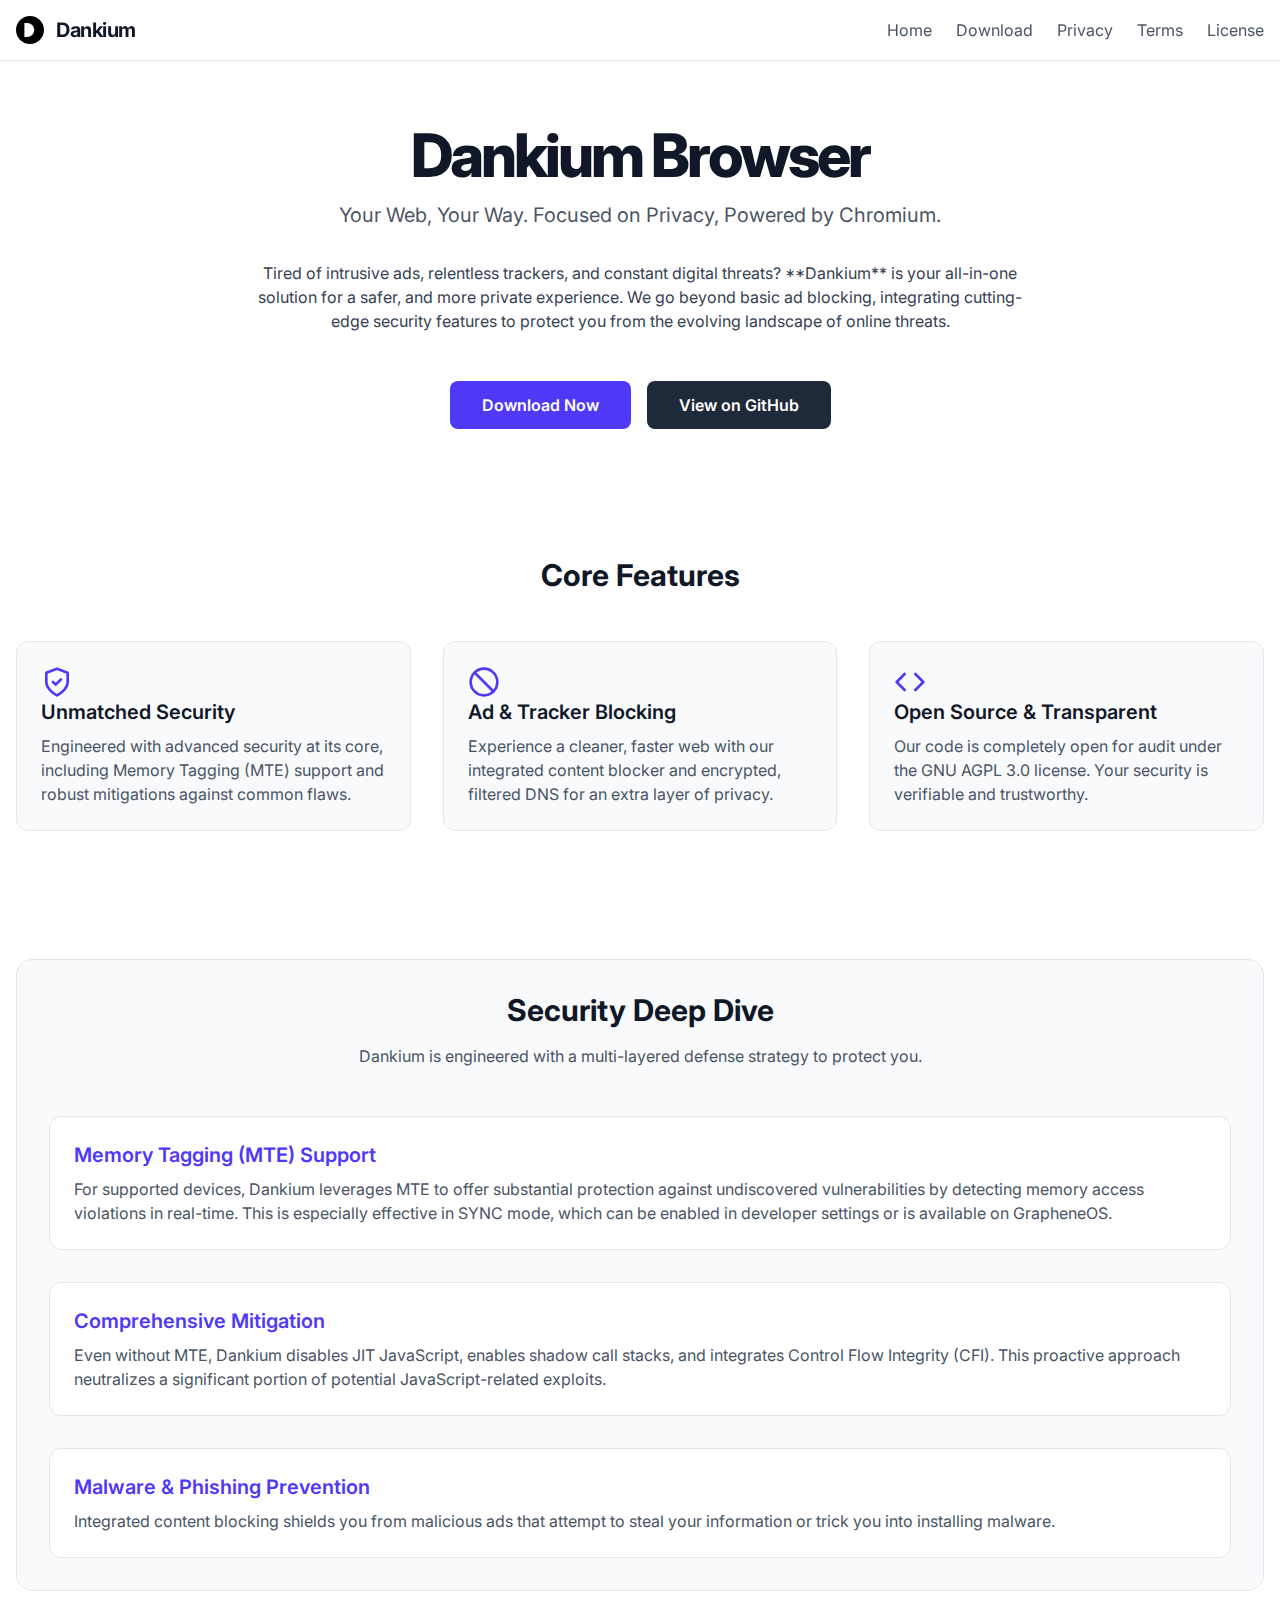
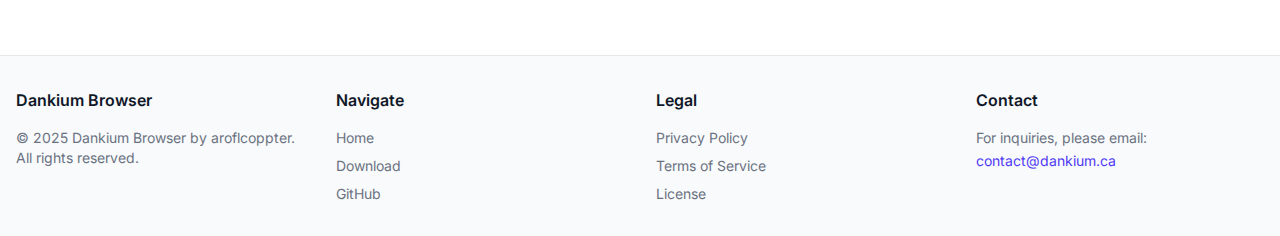
<file: website/index.html>
<!DOCTYPE html>
<html lang="en">
<head>
    <meta charset="UTF-8">
    <meta name="viewport" content="width=device-width, initial-scale=1.0">
    <title>Dankium Browser - Secure, Ad-Free, Private & Open Source Chromium Browser</title>
    <meta name="description" content="Download Dankium Browser for a secure, ad-free, and private web experience. A Chromium-based browser with advanced security features like Memory Tagging (MTE), integrated ad & tracker blocking, malware & phishing prevention, and AdGuard DNS. Available for Android and Windows.">
    <meta name="keywords" content="Dankium Browser, secure browser, ad-free browser, private browser, Chromium-based browser, ad blocking, tracker blocking, malware prevention, phishing prevention, open source browser, Android browser, Windows browser, Memory Tagging MTE, AdGuard DNS, fast browser, private web experience, free browser">
    
    <meta property="og:type" content="website">
    <meta property="og:url" content="https://www.dankium.ca/">
    <meta property="og:title" content="Dankium Browser - Secure, Ad-Free, Private & Open Source Chromium Browser">
    <meta property="og:description" content="Download Dankium Browser for a secure, ad-free, and private web experience. A Chromium-based browser with advanced security features like Memory Tagging (MTE), integrated ad & tracker blocking, malware & phishing prevention, and AdGuard DNS. Available for Android and Windows.">
    <meta property="og:image" content="https://www.dankium.ca/favicon.svg"> <meta property="twitter:card" content="summary_large_image">
    <meta property="twitter:url" content="https://www.dankium.ca/">
    <meta property="twitter:title" content="Dankium Browser - Secure, Ad-Free, Private & Open Source Chromium Browser">
    <meta property="twitter:description" content="Download Dankium Browser for a secure, ad-free, and private web experience. A Chromium-based browser with advanced security features like Memory Tagging (MTE), integrated ad & tracker blocking, malware & phishing prevention, and AdGuard DNS. Available for Android and Windows.">
    <meta property="twitter:image" content="https://www.dankium.ca/favicon.svg"> <link rel="icon" href="favicon.svg" type="image/svg+xml">
    <link href="https://fonts.googleapis.com/css2?family=Inter:wght@400;500;600;700&display=swap" rel="stylesheet">
    <style>
        body {
            font-family: 'Inter', sans-serif;
        }
        .prose pre {
           white-space: pre-wrap;
           word-wrap: break-word;
        }
        /* Custom scrollbar for better look in light theme */
        ::-webkit-scrollbar {
            width: 8px;
        }
        ::-webkit-scrollbar-track {
            background: #f1f5f9;
        }
        ::-webkit-scrollbar-thumb {
            background: #cbd5e1;
            border-radius: 4px;
        }
        ::-webkit-scrollbar-thumb:hover {
            background: #94a3b8;
        }
    </style>
	<style>
	/*! tailwindcss v4.1.10 | MIT License | https://tailwindcss.com */
@layer properties;
.visible {
  visibility: visible;
}
.absolute {
  position: absolute;
}
.fixed {
  position: fixed;
}
.static {
  position: static;
}
.sticky {
  position: sticky;
}
.top-0 {
  top: calc(var(--spacing) * 0);
}
.z-40 {
  z-index: 40;
}
.container {
  width: 100%;
  @media (width >= 40rem) {
    max-width: 40rem;
  }
  @media (width >= 48rem) {
    max-width: 48rem;
  }
  @media (width >= 64rem) {
    max-width: 64rem;
  }
  @media (width >= 80rem) {
    max-width: 80rem;
  }
  @media (width >= 96rem) {
    max-width: 96rem;
  }
}
.mx-auto {
  margin-inline: auto;
}
.my-6 {
  margin-block: calc(var(--spacing) * 6);
}
.mt-2 {
  margin-top: calc(var(--spacing) * 2);
}
.mt-4 {
  margin-top: calc(var(--spacing) * 4);
}
.mt-6 {
  margin-top: calc(var(--spacing) * 6);
}
.mt-12 {
  margin-top: calc(var(--spacing) * 12);
}
.mt-20 {
  margin-top: calc(var(--spacing) * 20);
}
.mr-2 {
  margin-right: calc(var(--spacing) * 2);
}
.mb-2 {
  margin-bottom: calc(var(--spacing) * 2);
}
.mb-4 {
  margin-bottom: calc(var(--spacing) * 4);
}
.mb-6 {
  margin-bottom: calc(var(--spacing) * 6);
}
.mb-8 {
  margin-bottom: calc(var(--spacing) * 8);
}
.mb-12 {
  margin-bottom: calc(var(--spacing) * 12);
}
.block {
  display: block;
}
.contents {
  display: contents;
}
.flex {
  display: flex;
}
.grid {
  display: grid;
}
.hidden {
  display: none;
}
.h-5 {
  height: calc(var(--spacing) * 5);
}
.h-7 {
  height: calc(var(--spacing) * 7);
}
.h-10 {
  height: calc(var(--spacing) * 10);
}
.h-16 {
  height: calc(var(--spacing) * 16);
}
.min-h-screen {
  min-height: 100vh;
}
.w-5 {
  width: calc(var(--spacing) * 5);
}
.w-7 {
  width: calc(var(--spacing) * 7);
}
.w-10 {
  width: calc(var(--spacing) * 10);
}
.w-16 {
  width: calc(var(--spacing) * 16);
}
.w-full {
  width: 100%;
}
.max-w-2xl {
  max-width: var(--container-2xl);
}
.max-w-3xl {
  max-width: var(--container-3xl);
}
.max-w-4xl {
  max-width: var(--container-4xl);
}
.flex-grow {
  flex-grow: 1;
}
.transform {
  transform: var(--tw-rotate-x,) var(--tw-rotate-y,) var(--tw-rotate-z,) var(--tw-skew-x,) var(--tw-skew-y,);
}
.cursor-pointer {
  cursor: pointer;
}
.list-inside {
  list-style-position: inside;
}
.list-disc {
  list-style-type: disc;
}
.grid-cols-1 {
  grid-template-columns: repeat(1, minmax(0, 1fr));
}
.flex-col {
  flex-direction: column;
}
.flex-wrap {
  flex-wrap: wrap;
}
.items-center {
  align-items: center;
}
.justify-between {
  justify-content: space-between;
}
.justify-center {
  justify-content: center;
}
.gap-4 {
  gap: calc(var(--spacing) * 4);
}
.gap-6 {
  gap: calc(var(--spacing) * 6);
}
.gap-8 {
  gap: calc(var(--spacing) * 8);
}
.space-y-1 {
  :where(& > :not(:last-child)) {
    --tw-space-y-reverse: 0;
    margin-block-start: calc(calc(var(--spacing) * 1) * var(--tw-space-y-reverse));
    margin-block-end: calc(calc(var(--spacing) * 1) * calc(1 - var(--tw-space-y-reverse)));
  }
}
.space-y-2 {
  :where(& > :not(:last-child)) {
    --tw-space-y-reverse: 0;
    margin-block-start: calc(calc(var(--spacing) * 2) * var(--tw-space-y-reverse));
    margin-block-end: calc(calc(var(--spacing) * 2) * calc(1 - var(--tw-space-y-reverse)));
  }
}
.space-y-4 {
  :where(& > :not(:last-child)) {
    --tw-space-y-reverse: 0;
    margin-block-start: calc(calc(var(--spacing) * 4) * var(--tw-space-y-reverse));
    margin-block-end: calc(calc(var(--spacing) * 4) * calc(1 - var(--tw-space-y-reverse)));
  }
}
.space-x-3 {
  :where(& > :not(:last-child)) {
    --tw-space-x-reverse: 0;
    margin-inline-start: calc(calc(var(--spacing) * 3) * var(--tw-space-x-reverse));
    margin-inline-end: calc(calc(var(--spacing) * 3) * calc(1 - var(--tw-space-x-reverse)));
  }
}
.space-x-6 {
  :where(& > :not(:last-child)) {
    --tw-space-x-reverse: 0;
    margin-inline-start: calc(calc(var(--spacing) * 6) * var(--tw-space-x-reverse));
    margin-inline-end: calc(calc(var(--spacing) * 6) * calc(1 - var(--tw-space-x-reverse)));
  }
}
.overflow-x-auto {
  overflow-x: auto;
}
.rounded-2xl {
  border-radius: var(--radius-2xl);
}
.rounded-lg {
  border-radius: var(--radius-lg);
}
.rounded-md {
  border-radius: var(--radius-md);
}
.rounded-xl {
  border-radius: var(--radius-xl);
}
.border {
  border-style: var(--tw-border-style);
  border-width: 1px;
}
.border-t {
  border-top-style: var(--tw-border-style);
  border-top-width: 1px;
}
.border-b {
  border-bottom-style: var(--tw-border-style);
  border-bottom-width: 1px;
}
.border-gray-200 {
  border-color: var(--color-gray-200);
}
.bg-gray-50 {
  background-color: var(--color-gray-50);
}
.bg-gray-100 {
  background-color: var(--color-gray-100);
}
.bg-gray-700 {
  background-color: var(--color-gray-700);
}
.bg-gray-800 {
  background-color: var(--color-gray-800);
}
.bg-green-600 {
  background-color: var(--color-green-600);
}
.bg-indigo-600 {
  background-color: var(--color-indigo-600);
}
.bg-white {
  background-color: var(--color-white);
}
.bg-white\/80 {
  background-color: color-mix(in srgb, #fff 80%, transparent);
  @supports (color: color-mix(in lab, red, red)) {
    background-color: color-mix(in oklab, var(--color-white) 80%, transparent);
  }
}
.p-4 {
  padding: calc(var(--spacing) * 4);
}
.p-6 {
  padding: calc(var(--spacing) * 6);
}
.p-8 {
  padding: calc(var(--spacing) * 8);
}
.px-4 {
  padding-inline: calc(var(--spacing) * 4);
}
.px-6 {
  padding-inline: calc(var(--spacing) * 6);
}
.px-8 {
  padding-inline: calc(var(--spacing) * 8);
}
.py-3 {
  padding-block: calc(var(--spacing) * 3);
}
.py-4 {
  padding-block: calc(var(--spacing) * 4);
}
.py-8 {
  padding-block: calc(var(--spacing) * 8);
}
.text-center {
  text-align: center;
}
.text-2xl {
  font-size: var(--text-2xl);
  line-height: var(--tw-leading, var(--text-2xl--line-height));
}
.text-3xl {
  font-size: var(--text-3xl);
  line-height: var(--tw-leading, var(--text-3xl--line-height));
}
.text-4xl {
  font-size: var(--text-4xl);
  line-height: var(--tw-leading, var(--text-4xl--line-height));
}
.text-lg {
  font-size: var(--text-lg);
  line-height: var(--tw-leading, var(--text-lg--line-height));
}
.text-sm {
  font-size: var(--text-sm);
  line-height: var(--tw-leading, var(--text-sm--line-height));
}
.text-xl {
  font-size: var(--text-xl);
  line-height: var(--tw-leading, var(--text-xl--line-height));
}
.text-xs {
  font-size: var(--text-xs);
  line-height: var(--tw-leading, var(--text-xs--line-height));
}
.font-bold {
  --tw-font-weight: var(--font-weight-bold);
  font-weight: var(--font-weight-bold);
}
.font-extrabold {
  --tw-font-weight: var(--font-weight-extrabold);
  font-weight: var(--font-weight-extrabold);
}
.font-semibold {
  --tw-font-weight: var(--font-weight-semibold);
  font-weight: var(--font-weight-semibold);
}
.tracking-tight {
  --tw-tracking: var(--tracking-tight);
  letter-spacing: var(--tracking-tight);
}
.tracking-tighter {
  --tw-tracking: var(--tracking-tighter);
  letter-spacing: var(--tracking-tighter);
}
.break-words {
  overflow-wrap: break-word;
}
.text-gray-500 {
  color: var(--color-gray-500);
}
.text-gray-600 {
  color: var(--color-gray-600);
}
.text-gray-700 {
  color: var(--color-gray-700);
}
.text-gray-900 {
  color: var(--color-gray-900);
}
.text-indigo-600 {
  color: var(--color-indigo-600);
}
.text-white {
  color: var(--color-white);
}
.shadow {
  --tw-shadow: 0 1px 3px 0 var(--tw-shadow-color, rgb(0 0 0 / 0.1)), 0 1px 2px -1px var(--tw-shadow-color, rgb(0 0 0 / 0.1));
  box-shadow: var(--tw-inset-shadow), var(--tw-inset-ring-shadow), var(--tw-ring-offset-shadow), var(--tw-ring-shadow), var(--tw-shadow);
}
.filter {
  filter: var(--tw-blur,) var(--tw-brightness,) var(--tw-contrast,) var(--tw-grayscale,) var(--tw-hue-rotate,) var(--tw-invert,) var(--tw-saturate,) var(--tw-sepia,) var(--tw-drop-shadow,);
}
.backdrop-blur-sm {
  --tw-backdrop-blur: blur(var(--blur-sm));
  -webkit-backdrop-filter: var(--tw-backdrop-blur,) var(--tw-backdrop-brightness,) var(--tw-backdrop-contrast,) var(--tw-backdrop-grayscale,) var(--tw-backdrop-hue-rotate,) var(--tw-backdrop-invert,) var(--tw-backdrop-opacity,) var(--tw-backdrop-saturate,) var(--tw-backdrop-sepia,);
  backdrop-filter: var(--tw-backdrop-blur,) var(--tw-backdrop-brightness,) var(--tw-backdrop-contrast,) var(--tw-backdrop-grayscale,) var(--tw-backdrop-hue-rotate,) var(--tw-backdrop-invert,) var(--tw-backdrop-opacity,) var(--tw-backdrop-saturate,) var(--tw-backdrop-sepia,);
}
.transition-colors {
  transition-property: color, background-color, border-color, outline-color, text-decoration-color, fill, stroke, --tw-gradient-from, --tw-gradient-via, --tw-gradient-to;
  transition-timing-function: var(--tw-ease, var(--default-transition-timing-function));
  transition-duration: var(--tw-duration, var(--default-transition-duration));
}
.transition-transform {
  transition-property: transform, translate, scale, rotate;
  transition-timing-function: var(--tw-ease, var(--default-transition-timing-function));
  transition-duration: var(--tw-duration, var(--default-transition-duration));
}
.hover\:scale-105 {
  &:hover {
    @media (hover: hover) {
      --tw-scale-x: 105%;
      --tw-scale-y: 105%;
      --tw-scale-z: 105%;
      scale: var(--tw-scale-x) var(--tw-scale-y);
    }
  }
}
.hover\:bg-gray-600 {
  &:hover {
    @media (hover: hover) {
      background-color: var(--color-gray-600);
    }
  }
}
.hover\:bg-gray-700 {
  &:hover {
    @media (hover: hover) {
      background-color: var(--color-gray-700);
    }
  }
}
.hover\:bg-green-700 {
  &:hover {
    @media (hover: hover) {
      background-color: var(--color-green-700);
    }
  }
}
.hover\:bg-indigo-700 {
  &:hover {
    @media (hover: hover) {
      background-color: var(--color-indigo-700);
    }
  }
}
.hover\:text-gray-900 {
  &:hover {
    @media (hover: hover) {
      color: var(--color-gray-900);
    }
  }
}
.hover\:text-indigo-600 {
  &:hover {
    @media (hover: hover) {
      color: var(--color-indigo-600);
    }
  }
}
.hover\:underline {
  &:hover {
    @media (hover: hover) {
      text-decoration-line: underline;
    }
  }
}
.md\:mt-32 {
  @media (width >= 48rem) {
    margin-top: calc(var(--spacing) * 32);
  }
}
.md\:flex {
  @media (width >= 48rem) {
    display: flex;
  }
}
.md\:hidden {
  @media (width >= 48rem) {
    display: none;
  }
}
.md\:grid-cols-1 {
  @media (width >= 48rem) {
    grid-template-columns: repeat(1, minmax(0, 1fr));
  }
}
.md\:grid-cols-2 {
  @media (width >= 48rem) {
    grid-template-columns: repeat(2, minmax(0, 1fr));
  }
}
.md\:py-16 {
  @media (width >= 48rem) {
    padding-block: calc(var(--spacing) * 16);
  }
}
.md\:text-4xl {
  @media (width >= 48rem) {
    font-size: var(--text-4xl);
    line-height: var(--tw-leading, var(--text-4xl--line-height));
  }
}
.md\:text-6xl {
  @media (width >= 48rem) {
    font-size: var(--text-6xl);
    line-height: var(--tw-leading, var(--text-6xl--line-height));
  }
}
.md\:text-xl {
  @media (width >= 48rem) {
    font-size: var(--text-xl);
    line-height: var(--tw-leading, var(--text-xl--line-height));
  }
}
.lg\:grid-cols-3 {
  @media (width >= 64rem) {
    grid-template-columns: repeat(3, minmax(0, 1fr));
  }
}
.lg\:grid-cols-4 {
  @media (width >= 64rem) {
    grid-template-columns: repeat(4, minmax(0, 1fr));
  }
}
@layer theme, base, components, utilities;
@layer theme {
  :root, :host {
    --font-sans: ui-sans-serif, system-ui, sans-serif, "Apple Color Emoji",
      "Segoe UI Emoji", "Segoe UI Symbol", "Noto Color Emoji";
    --font-mono: ui-monospace, SFMono-Regular, Menlo, Monaco, Consolas, "Liberation Mono",
      "Courier New", monospace;
    --color-green-600: oklch(62.7% 0.194 149.214);
    --color-green-700: oklch(52.7% 0.154 150.069);
    --color-indigo-600: oklch(51.1% 0.262 276.966);
    --color-indigo-700: oklch(45.7% 0.24 277.023);
    --color-gray-50: oklch(98.5% 0.002 247.839);
    --color-gray-100: oklch(96.7% 0.003 264.542);
    --color-gray-200: oklch(92.8% 0.006 264.531);
    --color-gray-500: oklch(55.1% 0.027 264.364);
    --color-gray-600: oklch(44.6% 0.03 256.802);
    --color-gray-700: oklch(37.3% 0.034 259.733);
    --color-gray-800: oklch(27.8% 0.033 256.848);
    --color-gray-900: oklch(21% 0.034 264.665);
    --color-white: #fff;
    --spacing: 0.25rem;
    --container-2xl: 42rem;
    --container-3xl: 48rem;
    --container-4xl: 56rem;
    --text-xs: 0.75rem;
    --text-xs--line-height: calc(1 / 0.75);
    --text-sm: 0.875rem;
    --text-sm--line-height: calc(1.25 / 0.875);
    --text-lg: 1.125rem;
    --text-lg--line-height: calc(1.75 / 1.125);
    --text-xl: 1.25rem;
    --text-xl--line-height: calc(1.75 / 1.25);
    --text-2xl: 1.5rem;
    --text-2xl--line-height: calc(2 / 1.5);
    --text-3xl: 1.875rem;
    --text-3xl--line-height: calc(2.25 / 1.875);
    --text-4xl: 2.25rem;
    --text-4xl--line-height: calc(2.5 / 2.25);
    --text-6xl: 3.75rem;
    --text-6xl--line-height: 1;
    --font-weight-semibold: 600;
    --font-weight-bold: 700;
    --font-weight-extrabold: 800;
    --tracking-tighter: -0.05em;
    --tracking-tight: -0.025em;
    --radius-md: 0.375rem;
    --radius-lg: 0.5rem;
    --radius-xl: 0.75rem;
    --radius-2xl: 1rem;
    --blur-sm: 8px;
    --default-transition-duration: 150ms;
    --default-transition-timing-function: cubic-bezier(0.4, 0, 0.2, 1);
    --default-font-family: var(--font-sans);
    --default-mono-font-family: var(--font-mono);
  }
}
@layer base {
  *, ::after, ::before, ::backdrop, ::file-selector-button {
    box-sizing: border-box;
    margin: 0;
    padding: 0;
    border: 0 solid;
  }
  html, :host {
    line-height: 1.5;
    -webkit-text-size-adjust: 100%;
    tab-size: 4;
    font-family: var(--default-font-family, ui-sans-serif, system-ui, sans-serif, "Apple Color Emoji", "Segoe UI Emoji", "Segoe UI Symbol", "Noto Color Emoji");
    font-feature-settings: var(--default-font-feature-settings, normal);
    font-variation-settings: var(--default-font-variation-settings, normal);
    -webkit-tap-highlight-color: transparent;
  }
  hr {
    height: 0;
    color: inherit;
    border-top-width: 1px;
  }
  abbr:where([title]) {
    -webkit-text-decoration: underline dotted;
    text-decoration: underline dotted;
  }
  h1, h2, h3, h4, h5, h6 {
    font-size: inherit;
    font-weight: inherit;
  }
  a {
    color: inherit;
    -webkit-text-decoration: inherit;
    text-decoration: inherit;
  }
  b, strong {
    font-weight: bolder;
  }
  code, kbd, samp, pre {
    font-family: var(--default-mono-font-family, ui-monospace, SFMono-Regular, Menlo, Monaco, Consolas, "Liberation Mono", "Courier New", monospace);
    font-feature-settings: var(--default-mono-font-feature-settings, normal);
    font-variation-settings: var(--default-mono-font-variation-settings, normal);
    font-size: 1em;
  }
  small {
    font-size: 80%;
  }
  sub, sup {
    font-size: 75%;
    line-height: 0;
    position: relative;
    vertical-align: baseline;
  }
  sub {
    bottom: -0.25em;
  }
  sup {
    top: -0.5em;
  }
  table {
    text-indent: 0;
    border-color: inherit;
    border-collapse: collapse;
  }
  :-moz-focusring {
    outline: auto;
  }
  progress {
    vertical-align: baseline;
  }
  summary {
    display: list-item;
  }
  ol, ul, menu {
    list-style: none;
  }
  img, svg, video, canvas, audio, iframe, embed, object {
    display: block;
    vertical-align: middle;
  }
  img, video {
    max-width: 100%;
    height: auto;
  }
  button, input, select, optgroup, textarea, ::file-selector-button {
    font: inherit;
    font-feature-settings: inherit;
    font-variation-settings: inherit;
    letter-spacing: inherit;
    color: inherit;
    border-radius: 0;
    background-color: transparent;
    opacity: 1;
  }
  :where(select:is([multiple], [size])) optgroup {
    font-weight: bolder;
  }
  :where(select:is([multiple], [size])) optgroup option {
    padding-inline-start: 20px;
  }
  ::file-selector-button {
    margin-inline-end: 4px;
  }
  ::placeholder {
    opacity: 1;
  }
  @supports (not (-webkit-appearance: -apple-pay-button))  or (contain-intrinsic-size: 1px) {
    ::placeholder {
      color: currentcolor;
      @supports (color: color-mix(in lab, red, red)) {
        color: color-mix(in oklab, currentcolor 50%, transparent);
      }
    }
  }
  textarea {
    resize: vertical;
  }
  ::-webkit-search-decoration {
    -webkit-appearance: none;
  }
  ::-webkit-date-and-time-value {
    min-height: 1lh;
    text-align: inherit;
  }
  ::-webkit-datetime-edit {
    display: inline-flex;
  }
  ::-webkit-datetime-edit-fields-wrapper {
    padding: 0;
  }
  ::-webkit-datetime-edit, ::-webkit-datetime-edit-year-field, ::-webkit-datetime-edit-month-field, ::-webkit-datetime-edit-day-field, ::-webkit-datetime-edit-hour-field, ::-webkit-datetime-edit-minute-field, ::-webkit-datetime-edit-second-field, ::-webkit-datetime-edit-millisecond-field, ::-webkit-datetime-edit-meridiem-field {
    padding-block: 0;
  }
  :-moz-ui-invalid {
    box-shadow: none;
  }
  button, input:where([type="button"], [type="reset"], [type="submit"]), ::file-selector-button {
    appearance: button;
  }
  ::-webkit-inner-spin-button, ::-webkit-outer-spin-button {
    height: auto;
  }
  [hidden]:where(:not([hidden="until-found"])) {
    display: none !important;
  }
}
@layer utilities;
body {
  font-family: 'Inter', sans-serif;
}
.prose pre {
  white-space: pre-wrap;
  word-wrap: break-word;
}
::-webkit-scrollbar {
  width: 8px;
}
::-webkit-scrollbar-track {
  background: #f1f5f9;
}
::-webkit-scrollbar-thumb {
  background: #cbd5e1;
  border-radius: 4px;
}
::-webkit-scrollbar-thumb:hover {
  background: #94a3b8;
}
@property --tw-rotate-x {
  syntax: "*";
  inherits: false;
}
@property --tw-rotate-y {
  syntax: "*";
  inherits: false;
}
@property --tw-rotate-z {
  syntax: "*";
  inherits: false;
}
@property --tw-skew-x {
  syntax: "*";
  inherits: false;
}
@property --tw-skew-y {
  syntax: "*";
  inherits: false;
}
@property --tw-space-y-reverse {
  syntax: "*";
  inherits: false;
  initial-value: 0;
}
@property --tw-space-x-reverse {
  syntax: "*";
  inherits: false;
  initial-value: 0;
}
@property --tw-border-style {
  syntax: "*";
  inherits: false;
  initial-value: solid;
}
@property --tw-font-weight {
  syntax: "*";
  inherits: false;
}
@property --tw-tracking {
  syntax: "*";
  inherits: false;
}
@property --tw-shadow {
  syntax: "*";
  inherits: false;
  initial-value: 0 0 #0000;
}
@property --tw-shadow-color {
  syntax: "*";
  inherits: false;
}
@property --tw-shadow-alpha {
  syntax: "<percentage>";
  inherits: false;
  initial-value: 100%;
}
@property --tw-inset-shadow {
  syntax: "*";
  inherits: false;
  initial-value: 0 0 #0000;
}
@property --tw-inset-shadow-color {
  syntax: "*";
  inherits: false;
}
@property --tw-inset-shadow-alpha {
  syntax: "<percentage>";
  inherits: false;
  initial-value: 100%;
}
@property --tw-ring-color {
  syntax: "*";
  inherits: false;
}
@property --tw-ring-shadow {
  syntax: "*";
  inherits: false;
  initial-value: 0 0 #0000;
}
@property --tw-inset-ring-color {
  syntax: "*";
  inherits: false;
}
@property --tw-inset-ring-shadow {
  syntax: "*";
  inherits: false;
  initial-value: 0 0 #0000;
}
@property --tw-ring-inset {
  syntax: "*";
  inherits: false;
}
@property --tw-ring-offset-width {
  syntax: "<length>";
  inherits: false;
  initial-value: 0px;
}
@property --tw-ring-offset-color {
  syntax: "*";
  inherits: false;
  initial-value: #fff;
}
@property --tw-ring-offset-shadow {
  syntax: "*";
  inherits: false;
  initial-value: 0 0 #0000;
}
@property --tw-blur {
  syntax: "*";
  inherits: false;
}
@property --tw-brightness {
  syntax: "*";
  inherits: false;
}
@property --tw-contrast {
  syntax: "*";
  inherits: false;
}
@property --tw-grayscale {
  syntax: "*";
  inherits: false;
}
@property --tw-hue-rotate {
  syntax: "*";
  inherits: false;
}
@property --tw-invert {
  syntax: "*";
  inherits: false;
}
@property --tw-opacity {
  syntax: "*";
  inherits: false;
}
@property --tw-saturate {
  syntax: "*";
  inherits: false;
}
@property --tw-sepia {
  syntax: "*";
  inherits: false;
}
@property --tw-drop-shadow {
  syntax: "*";
  inherits: false;
}
@property --tw-drop-shadow-color {
  syntax: "*";
  inherits: false;
}
@property --tw-drop-shadow-alpha {
  syntax: "<percentage>";
  inherits: false;
  initial-value: 100%;
}
@property --tw-drop-shadow-size {
  syntax: "*";
  inherits: false;
}
@property --tw-backdrop-blur {
  syntax: "*";
  inherits: false;
}
@property --tw-backdrop-brightness {
  syntax: "*";
  inherits: false;
}
@property --tw-backdrop-contrast {
  syntax: "*";
  inherits: false;
}
@property --tw-backdrop-grayscale {
  syntax: "*";
  inherits: false;
}
@property --tw-backdrop-hue-rotate {
  syntax: "*";
  inherits: false;
}
@property --tw-backdrop-invert {
  syntax: "*";
  inherits: false;
}
@property --tw-backdrop-opacity {
  syntax: "*";
  inherits: false;
}
@property --tw-backdrop-saturate {
  syntax: "*";
  inherits: false;
}
@property --tw-backdrop-sepia {
  syntax: "*";
  inherits: false;
}
@property --tw-scale-x {
  syntax: "*";
  inherits: false;
  initial-value: 1;
}
@property --tw-scale-y {
  syntax: "*";
  inherits: false;
  initial-value: 1;
}
@property --tw-scale-z {
  syntax: "*";
  inherits: false;
  initial-value: 1;
}
@layer properties {
  @supports ((-webkit-hyphens: none) and (not (margin-trim: inline))) or ((-moz-orient: inline) and (not (color:rgb(from red r g b)))) {
    *, ::before, ::after, ::backdrop {
      --tw-rotate-x: initial;
      --tw-rotate-y: initial;
      --tw-rotate-z: initial;
      --tw-skew-x: initial;
      --tw-skew-y: initial;
      --tw-space-y-reverse: 0;
      --tw-space-x-reverse: 0;
      --tw-border-style: solid;
      --tw-font-weight: initial;
      --tw-tracking: initial;
      --tw-shadow: 0 0 #0000;
      --tw-shadow-color: initial;
      --tw-shadow-alpha: 100%;
      --tw-inset-shadow: 0 0 #0000;
      --tw-inset-shadow-color: initial;
      --tw-inset-shadow-alpha: 100%;
      --tw-ring-color: initial;
      --tw-ring-shadow: 0 0 #0000;
      --tw-inset-ring-color: initial;
      --tw-inset-ring-shadow: 0 0 #0000;
      --tw-ring-inset: initial;
      --tw-ring-offset-width: 0px;
      --tw-ring-offset-color: #fff;
      --tw-ring-offset-shadow: 0 0 #0000;
      --tw-blur: initial;
      --tw-brightness: initial;
      --tw-contrast: initial;
      --tw-grayscale: initial;
      --tw-hue-rotate: initial;
      --tw-invert: initial;
      --tw-opacity: initial;
      --tw-saturate: initial;
      --tw-sepia: initial;
      --tw-drop-shadow: initial;
      --tw-drop-shadow-color: initial;
      --tw-drop-shadow-alpha: 100%;
      --tw-drop-shadow-size: initial;
      --tw-backdrop-blur: initial;
      --tw-backdrop-brightness: initial;
      --tw-backdrop-contrast: initial;
      --tw-backdrop-grayscale: initial;
      --tw-backdrop-hue-rotate: initial;
      --tw-backdrop-invert: initial;
      --tw-backdrop-opacity: initial;
      --tw-backdrop-saturate: initial;
      --tw-backdrop-sepia: initial;
      --tw-scale-x: 1;
      --tw-scale-y: 1;
      --tw-scale-z: 1;
    }
  }
}

	</style>
</head>
<body class="bg-white text-gray-700">

    <div id="app" class="flex flex-col min-h-screen">

        <header class="bg-white/80 backdrop-blur-sm sticky top-0 z-40 border-b border-gray-200">
            <div class="container mx-auto px-4">
                <nav class="flex justify-between items-center py-4">
                    <div class="flex items-center space-x-3">
                        <img src="favicon.svg" alt="Dankium Logo" class="w-7 h-7">
                        <a href="#home" class="text-xl font-bold tracking-tight text-gray-900">Dankium</a>
                    </div>
                    <div class="hidden md:flex items-center space-x-6">
                        <a href="#home" class="nav-link text-gray-600 hover:text-indigo-600 transition-colors">Home</a>
                        <a href="#download" class="nav-link text-gray-600 hover:text-indigo-600 transition-colors">Download</a>
                        <a href="#privacy" class="nav-link text-gray-600 hover:text-indigo-600 transition-colors">Privacy</a>
                        <a href="#tos" class="nav-link text-gray-600 hover:text-indigo-600 transition-colors">Terms</a>
                        <a href="#license" class="nav-link text-gray-600 hover:text-indigo-600 transition-colors">License</a>
                    </div>
                    <div class="md:hidden">
                        <button id="mobile-menu-button" class="text-gray-600 hover:text-gray-900">
                            <svg xmlns="http://www.w3.org/2000/svg" width="24" height="24" viewBox="0 0 24 24" fill="none" stroke="currentColor" stroke-width="2" stroke-linecap="round" stroke-linejoin="round" class="lucide lucide-menu"><line x1="4" x2="20" y1="12" y2="12"/><line x1="4" x2="20" y1="6" y2="6"/><line x1="4" x2="20" y1="18" y2="18"/></svg>
                        </button>
                    </div>
                </nav>
            </div>
            <div id="mobile-menu" class="hidden md:hidden bg-gray-50 border-t border-gray-200">
                <div class="container mx-auto px-4 py-4 flex flex-col space-y-4">
                    <a href="#home" class="nav-link text-gray-600 hover:text-indigo-600 transition-colors">Home</a>
                    <a href="#download" class="nav-link text-gray-600 hover:text-indigo-600 transition-colors">Download</a>
                    <a href="#privacy" class="nav-link text-gray-600 hover:text-indigo-600 transition-colors">Privacy</a>
                    <a href="#tos" class="nav-link text-gray-600 hover:text-indigo-600 transition-colors">Terms</a>
                    <a href="#license" class="nav-link text-gray-600 hover:text-indigo-600 transition-colors">License</a>
                </div>
            </div>
        </header>

        <main class="flex-grow">
            <div id="content" class="container mx-auto px-4 py-8 md:py-16">
                </div>
        </main>

        <footer class="bg-gray-50 border-t border-gray-200">
            <div class="container mx-auto px-4 py-8">
                <div class="grid grid-cols-1 md:grid-cols-2 lg:grid-cols-4 gap-8">
                    <div>
                        <h3 class="font-semibold text-gray-900 mb-4">Dankium Browser</h3>
                        <p class="text-sm text-gray-500">&copy; 2025 Dankium Browser by aroflcoppter. All rights reserved.</p>
                    </div>
                    <div>
                        <h3 class="font-semibold text-gray-900 mb-4">Navigate</h3>
                        <ul class="space-y-2 text-sm">
                            <li><a href="#home" class="nav-link text-gray-500 hover:text-indigo-600">Home</a></li>
                            <li><a href="#download" class="nav-link text-gray-500 hover:text-indigo-600">Download</a></li>
                            <li><a href="https://github.com/aroflcoppter/dankium" target="_blank" rel="noopener noreferrer" class="text-gray-500 hover:text-indigo-600">GitHub</a></li>
                        </ul>
                    </div>
                    <div>
                        <h3 class="font-semibold text-gray-900 mb-4">Legal</h3>
                        <ul class="space-y-2 text-sm">
                            <li><a href="#privacy" class="nav-link text-gray-500 hover:text-indigo-600">Privacy Policy</a></li>
                            <li><a href="#tos" class="nav-link text-gray-500 hover:text-indigo-600">Terms of Service</a></li>
                            <li><a href="#license" class="nav-link text-gray-500 hover:text-indigo-600">License</a></li>
                        </ul>
                    </div>
                     <div>
                        <h3 class="font-semibold text-gray-900 mb-4">Contact</h3>
                        <p class="text-sm text-gray-500">For inquiries, please email:</p>
                        <a href="mailto:contact@dankium.ca" class="text-sm text-indigo-600 hover:underline">contact@dankium.ca</a>
                    </div>
                </div>
            </div>
        </footer>
    </div>

    <template id="home-template">
        <div class="text-center">
            <h1 class="text-4xl md:text-6xl font-extrabold tracking-tighter text-gray-900 mb-4">Dankium Browser</h1>
            <p class="text-lg md:text-xl text-gray-600 max-w-3xl mx-auto mb-8">Your Web, Your Way. Focused on Privacy, Powered by Chromium.</p>
            <p class="max-w-3xl mx-auto text-gray-700 mb-12">Tired of intrusive ads, relentless trackers, and constant digital threats? **Dankium** is your all-in-one solution for a safer, and more private experience. We go beyond basic ad blocking, integrating cutting-edge security features to protect you from the evolving landscape of online threats.</p>
            <div class="flex flex-wrap justify-center items-center gap-4">
                <a href="#download" class="nav-link bg-indigo-600 hover:bg-indigo-700 text-white font-semibold py-3 px-8 rounded-lg transition-transform transform hover:scale-105">Download Now</a>
                <a href="https://github.com/aroflcoppter/dankium" target="_blank" rel="noopener noreferrer" class="bg-gray-800 hover:bg-gray-700 text-white font-semibold py-3 px-8 rounded-lg transition-transform transform hover:scale-105">View on GitHub</a>
            </div>
        </div>

        <div class="mt-20 md:mt-32">
            <h2 class="text-3xl font-bold text-center text-gray-900 mb-12">Core Features</h2>
            <div class="grid md:grid-cols-2 lg:grid-cols-3 gap-8">
                <div class="bg-gray-50 p-6 rounded-xl border border-gray-200">
				    <div class="text-indigo-600">
                    <svg xmlns="http://www.w3.org/2000/svg" width="32" height="32" viewBox="0 0 24 24" fill="none" stroke="currentColor" stroke-width="2" stroke-linecap="round" stroke-linejoin="round" class="lucide lucide-shield-check"><path d="M12 22s8-4 8-10V5l-8-3-8 3v7c0 6 8 10 8 10"/><path d="m9 12 2 2 4-4"/></svg>
                    </div>
					<h3 class="text-xl font-semibold text-gray-900 mb-2">Unmatched Security</h3>
                    <p class="text-gray-600">Engineered with advanced security at its core, including Memory Tagging (MTE) support and robust mitigations against common flaws.</p>
                </div>
                <div class="bg-gray-50 p-6 rounded-xl border border-gray-200">
					<div class="text-indigo-600">
                    <svg xmlns="http://www.w3.org/2000/svg" width="32" height="32" viewBox="0 0 24 24" fill="none" stroke="currentColor" stroke-width="2" stroke-linecap="round" stroke-linejoin="round" class="lucide lucide-ban"><circle cx="12" cy="12" r="10"/><path d="m4.9 4.9 14.2 14.2"/></svg>
                    </div>
					<h3 class="text-xl font-semibold text-gray-900 mb-2">Ad & Tracker Blocking</h3>
                    <p class="text-gray-600">Experience a cleaner, faster web with our integrated content blocker and encrypted, filtered DNS for an extra layer of privacy.</p>
                </div>
                <div class="bg-gray-50 p-6 rounded-xl border border-gray-200">
				    <div class="text-indigo-600">
                    <svg xmlns="http://www.w3.org/2000/svg" width="32" height="32" viewBox="0 0 24 24" fill="none" stroke="currentColor" stroke-width="2" stroke-linecap="round" stroke-linejoin="round" class="lucide lucide-code"><polyline points="16 18 22 12 16 6"/><polyline points="8 6 2 12 8 18"/></svg>
                    </div>
					<h3 class="text-xl font-semibold text-gray-900 mb-2">Open Source & Transparent</h3>
                    <p class="text-gray-600">Our code is completely open for audit under the GNU AGPL 3.0 license. Your security is verifiable and trustworthy.</p>
                </div>
            </div>
        </div>

        <div class="mt-20 md:mt-32 bg-gray-50 p-8 rounded-2xl border border-gray-200">
            <h2 class="text-3xl font-bold text-center text-gray-900 mb-4">Security Deep Dive</h2>
            <p class="text-center text-gray-600 mb-12 max-w-2xl mx-auto">Dankium is engineered with a multi-layered defense strategy to protect you.</p>
            <div class="grid md:grid-cols-1 gap-8">
                <div class="bg-white p-6 rounded-xl border border-gray-200">
                    <h3 class="text-xl font-semibold text-indigo-600 mb-2">Memory Tagging (MTE) Support</h3>
                    <p class="text-gray-600">For supported devices, Dankium leverages MTE to offer substantial protection against undiscovered vulnerabilities by detecting memory access violations in real-time. This is especially effective in SYNC mode, which can be enabled in developer settings or is available on GrapheneOS.</p>
                </div>
                <div class="bg-white p-6 rounded-xl border border-gray-200">
                    <h3 class="text-xl font-semibold text-indigo-600 mb-2">Comprehensive Mitigation</h3>
                    <p class="text-gray-600">Even without MTE, Dankium disables JIT JavaScript, enables shadow call stacks, and integrates Control Flow Integrity (CFI). This proactive approach neutralizes a significant portion of potential JavaScript-related exploits.</p>
                </div>
                 <div class="bg-white p-6 rounded-xl border border-gray-200">
                    <h3 class="text-xl font-semibold text-indigo-600 mb-2">Malware & Phishing Prevention</h3>
                    <p class="text-gray-600">Integrated content blocking shields you from malicious ads that attempt to steal your information or trick you into installing malware.</p>
                </div>
            </div>
        </div>
    </template>

    <template id="download-template">
        <div class="max-w-4xl mx-auto">
            <h1 class="text-3xl md:text-4xl font-bold text-gray-900 mb-4">Download Dankium</h1>
            <p class="text-gray-600 mb-12">Get the latest version of Dankium Browser for your device. Choose from Google Play for automatic updates or download the installer directly.</p>

            <div class="grid md:grid-cols-2 gap-8 mb-12">
                <div class="bg-gray-50 p-8 rounded-xl border border-gray-200 flex flex-col items-center text-center">
                    <svg xmlns="http://www.w3.org/2000/svg" width="24" height="24" viewBox="0 0 24 24" fill="none" stroke="currentColor" stroke-width="2" stroke-linecap="round" stroke-linejoin="round" class="lucide lucide-smartphone"><rect width="14" height="20" x="5" y="2" rx="2" ry="2"/><path d="M12 18h.01"/></svg>
                    <h2 class="text-2xl font-semibold text-gray-900 mb-2">Google Play Store</h2>
                    <p class="text-gray-600 mb-6 flex-grow">The easiest way to get Dankium on your Android device and stay up-to-date.</p>
                    <a href="https://play.google.com/store/apps/details?id=app.dankium.browser" target="_blank" rel="noopener noreferrer" class="w-full bg-green-600 hover:bg-green-700 text-white font-semibold py-3 px-6 rounded-lg transition-colors">Download from Google Play</a>
                </div>
                 <div class="bg-gray-50 p-8 rounded-xl border border-gray-200 flex flex-col items-center text-center">
                    <svg xmlns="http://www.w3.org/2000/svg" width="24" height="24" viewBox="0 0 24 24" fill="none" stroke="currentColor" stroke-width="2" stroke-linecap="round" stroke-linejoin="round" class="lucide lucide-download-cloud"><path d="M4 14.899A7 7 0 1 1 15.71 8h1.79a4.5 4.5 0 0 1 2.5 8.242"/><path d="M12 12v9"/><path d="m8 17 4 4 4-4"/></svg>
                    <h2 class="text-2xl font-semibold text-gray-900 mb-2">Direct Download (GitHub)</h2>
                    <p class="text-gray-600 mb-6 flex-grow">For advanced users. Sideload the APK on Android or get the installer for Windows.</p>
                    <a href="https://github.com/aroflcoppter/dankium/releases" target="_blank" rel="noopener noreferrer" class="w-full bg-gray-700 hover:bg-gray-600 text-white font-semibold py-3 px-6 rounded-lg transition-colors">Get APK / Windows Installer</a>
                </div>
            </div>
            
            <div class="bg-gray-50 p-8 rounded-xl border border-gray-200">
                <h2 class="text-2xl font-semibold text-gray-900 mb-6">System Requirements</h2>
                <div class="grid md:grid-cols-2 gap-6">
                    <div>
                        <h3 class="font-semibold text-indigo-600 flex items-center mb-2"><svg xmlns="http://www.w3.org/2000/svg" width="24" height="24" viewBox="0 0 24 24" fill="none" stroke="currentColor" stroke-width="2" stroke-linecap="round" stroke-linejoin="round" class="lucide lucide-android"><path d="M15.5 2H8.5C7.3 2 6.2 2.7 6.2 4V13.2C6.2 14.5 7.3 15.2 8.5 15.2H15.5C16.7 15.2 17.8 14.5 17.8 13.2V4C17.8 2.7 16.7 2 15.5 2Z"/><path d="M8 15v5"/><path d="M16 15v5"/><path d="M10 20H14"/><path d="M14.5 7.5c.8.8.8 2 0 2.8s-2 .8-2.8 0-2-2-0-2.8c.8-.8 2-.8 2.8 0Z"/><path d="M9.5 7.5c.8.8.8 2 0 2.8s-2 .8-2.8 0-2-2-0-2.8c.8-.8 2-.8 2.8 0Z"/></svg> Android</h3>
                        <ul class="list-disc list-inside text-gray-600 space-y-1">
                            <li>Android 13 (API level 33) or later</li>
                            <li>x86_64 or arm64 processor</li>
                        </ul>
                    </div>
                    <div>
                        <h3 class="font-semibold text-indigo-600 flex items-center mb-2"><svg xmlns="http://www.w3.org/2000/svg" width="24" height="24" viewBox="0 0 24 24" fill="none" stroke="currentColor" stroke-width="2" stroke-linecap="round" stroke-linejoin="round" class="lucide lucide-laptop"><path d="M20 16V7a2 2 0 0 0-2-2H6a2 2 0 0 0-2 2v9m16 0H4m16 0c1.1 0 2 .9 2 2v2H2v-2c0-1.1.9-2 2-2h16Z"/></svg> Windows</h3>
                         <ul class="list-disc list-inside text-gray-600 space-y-1">
                            <li>Windows 10 version 1709 (Fall Creators Update) or later</li>
                            <li>x86_64 or arm64 processor</li>
                        </ul>
                    </div>
                </div>
            </div>

             <div class="mt-12 bg-gray-50 p-8 rounded-xl border border-gray-200">
                <h2 class="text-2xl font-semibold text-gray-900 mb-4">Authenticity Information</h2>
                 <p class="text-gray-600 mb-6">Verify the authenticity of your downloads from GitHub using these keys.</p>
                <div>
                    <h3 class="font-semibold text-indigo-600 mb-2">APK Signing Key</h3>
                    <div class="text-xs text-gray-500 bg-gray-100 p-4 rounded-lg overflow-x-auto">
                        <p class="break-words"><strong>Signer #1 certificate DN:</strong> CN=aroflcoppter</p>
                        <p class="break-words"><strong>Signer #1 certificate SHA-256 digest:</strong> dc52ec905e655c69602645c63ea41e82594d652d0d4b88f1ff7831d5f27da3b4</p>
                    </div>
                </div>
                 <div class="mt-6">
                    <h3 class="font-semibold text-indigo-600 mb-2">SSH Signing Key</h3>
                     <div class="text-xs text-gray-500 bg-gray-100 p-4 rounded-lg overflow-x-auto">
                        <p class="break-words"><strong><a href="mailto:aroflcoppter@dankium.ca" class="text-indigo-600 hover:underline">aroflcoppter@dankium.ca</a></strong> ssh-ed25519 AAAAC3NzaC1lZDI1NTE5AAAAINZmfylHw5KGY3bgHr3wtnXAbx1gXifBZDfupD4RuCJ1</p>
                    </div>
                </div>
            </div>
        </div>
    </template>
    
    <template id="privacy-template">
        <div class="max-w-4xl mx-auto prose prose-headings:text-gray-900 prose-a:text-indigo-600 prose-strong:text-gray-800">
             <h1>Privacy Policy</h1>
             <p class="lead">Last Updated: June 19, 2025</p>
             <p>Hi there! This Privacy Policy explains how <strong>Dankium Browser</strong> ("Dankium" or "we") handles your information when you use our Chromium-based web browser. Dankium incorporates both <strong>AdGuard DNS</strong> for network-level filtering and <strong>integrated content filters</strong> that enhance your Browse experience.</p>
             <p>We're committed to being transparent about data and protecting your privacy. As a personal project, our goal is to provide a Browse experience that respects your data, not to collect it.</p>
             
             <h2>1. Who We Are</h2>
             <p>Dankium Browser is a personal project developed by <strong>aroflcoppter</strong>. You can reach us for privacy questions at <strong><a href="mailto:contact@dankium.ca">contact@dankium.ca</a></strong>.</p>
             <p>Dankium is built on the open-source Chromium project and uses AdGuard DNS, along with its own integrated content filtering technology.</p>
             
             <h2>2. Data We Handle & How We Do It</h2>
             <p>Simply put, <strong>we generally don't collect your personal Browse data.</strong> Most of the information related to your Browse activity – like your history, bookmarks, and local storage – stays right on your device, under your control.</p>
             
             <h3>2.1. Dankium Browser-Specific Data (Managed by Dankium)</h3>
             <ul>
                 <li><strong>Browser Settings:</strong> Your personal preferences, such as your default search engine, home page, and chosen theme, are stored locally on your device. If you decide to enable browser syncing (like Google Sync), your data will be managed according to that syncing service's privacy policy, not by Dankium.</li>
                 <li><strong>IP Address and User Agent (Local Processing):</strong> Your IP address is essential for your browser to connect to websites and services. Your User Agent string provides basic information about your browser and operating system to websites. This information is processed by your device and the websites you visit, but <strong>we do not log or store your IP address or User Agent information on our servers for identification purposes.</strong></li>
                 <li><strong>Local Data:</strong> Your Browse history, downloads, cookies, cache, saved passwords, and bookmarks are all stored locally on your device. <strong>We do not access or store any of this information on our servers.</strong></li>
                 <li><strong>Dankium Server Connections:</strong> Dankium Browser connects to our servers only for specific, limited purposes:
                     <ul>
                         <li>If you choose to view content from our website such as the `dankium.ca` homepage, license agreement, terms of service, or this privacy policy.</li>
                         <li>To perform basic connectivity checks to ensure internet access.</li>
                     </ul>
                     During these connections, your IP address will be visible to our servers, but <strong>we do not log or store your IP address or any other identifying information for these purposes.</strong>
                 </li>
             </ul>
             
             <h3>2.2. Dankium's Integrated Content Filters</h3>
             <p>Dankium includes its own integrated content filtering mechanism designed to block unwanted ads, trackers, and malicious content directly within the browser. For these filters to remain effective, they periodically check for updates to their filtering rules (filter lists).</p>
             <ul>
                 <li><strong>Filter List Updates:</strong> To ensure the integrated content filters are up-to-date, they periodically connect to `dankium.ca` servers to download the latest filter lists. During these updates, our servers receive non-personal technical information such as the Dankium Browser version and your operating system. Your browser's IP address will also be visible to our servers during this connection. <strong>Crucially, no personal Browse data or your IP address is sent to `dankium.ca` for linking or identification purposes during this process.</strong></li>
                 <li><strong>No Personal Data Transmission:</strong> The integrated content filters operate on your device. <strong>No personal data, Browse history, or information about the websites you visit is transmitted to `dankium.ca` or any third party to enable these filters.</strong> They rely solely on the downloaded static filter lists.</li>
             </ul>
             
             <h3>2.3. AdGuard DNS Data</h3>
             <p>Dankium uses <strong>AdGuard DNS</strong> as its default DNS (Domain Name System) resolver. This means that when your browser looks up a website address, it typically sends the request to AdGuard DNS servers to translate that address into an IP address. This helps enhance your privacy and provides a layer of protection by blocking ads, trackers, <strong>malicious content (like malware and phishing sites)</strong>, and other unwanted domains at the DNS level.</p>
             <p>When your browser connects to AdGuard DNS servers for resolution and to download content filters, your browser's IP address will be visible to AdGuard's servers. <strong>As stated in AdGuard's Privacy Policy, AdGuard does not have the ability to match queries with an IP address.</strong> <strong>Dankium does not send any personal Browse data, specific website URLs, or identifying information to AdGuard DNS.</strong> Your use of the AdGuard DNS service is subject to <strong>AdGuard's own End User License Agreement (EULA) and Privacy Policy</strong> (Note: Dankium Browser is licensed under AGPL 3.0). We strongly recommend you review these policies directly from AdGuard:</p>
             <ul>
                 <li>AdGuard DNS EULA: <a href="https://adguard-dns.io/en/eula.html" target="_blank">https://adguard-dns.io/en/eula.html</a></li>
                 <li>AdGuard DNS Privacy Policy: <a href="https://adguard-dns.io/en/privacy.html" target="_blank">https://adguard-dns.io/en/privacy.html</a></li>
             </ul>
             <p>Dankium is not responsible for the content, privacy practices, or terms of AdGuard DNS services.</p>
             
             <h3>2.4. Google Services and Data (due to Chromium base)</h3>
             <p>As Dankium is built on the Chromium open-source project, it inherits certain functionalities and default behaviors from Chromium. This means that:</p>
             <ul>
                 <li><strong>Direct Interaction with Google Services:</strong> When you use Dankium to visit Google-owned websites (e.g., Google Search, YouTube, Gmail), or websites that embed Google services (e.g., Google Analytics, Google Fonts, YouTube videos), your interactions with those services are governed by Google's own terms of service and privacy policies, just as they would be with any web browser. <strong>This includes, for instance, that search terms typed into the address bar or search bar may be sent to Google by default as you type for search suggestions or immediate search results.</strong> You can find Google's general terms here: <a href="https://policies.google.com/terms" target="_blank">https://policies.google.com/terms</a> and their Privacy Policy here: <a href="https://policies.google.com/privacy" target="_blank">https://policies.google.com/privacy</a>.</li>
                 <li><strong>Chromium Default Connections (e.g., Component Updates):</strong> Certain core Chromium components may, by default, make connections to Google servers. These include:
                     <ul>
                         <li><strong>Component Updates:</strong> Chromium components (which are not Google Chrome features, but core browser parts) may check with Google servers for updates to ensure stability and security. This may involve sending basic browser information (like version and operating system) and your IP address.</li>
                         <li><strong>No Proprietary Google Features:</strong> Dankium does <strong>not</strong> include proprietary Google services or features found in Google Chrome (e.g., Google Chrome Sync, Google Crash Reporting services, Widevine DRM, or licensed media codecs that are specific to Google Chrome) unless explicitly noted and integrated as separate, optional features within Dankium.</li>
                     </ul>
                 </li>
                 <li><strong>Location Information:</strong> Your browser may request access to your device's location data if a website or web application requests it and you grant permission. This location data is shared directly with the website/service you are using and is not collected or stored by Dankium on our servers.</li>
             </ul>
             <p>Dankium is not responsible for the content, privacy practices, or terms of Google's websites or services that you access <em>through</em> the browser, nor for how Google handles data from the default Chromium connections.</p>
             
             <h3>2.5. Use of Cloudflare</h3>
             <p>The Dankium website and its related services (such as for filter list updates) are protected and accelerated by <strong>Cloudflare</strong>. When you connect to our services, your connection is routed through Cloudflare's network. This means Cloudflare will process your data, including your IP address, to provide its services. This is done for security purposes, such as mitigating DDoS attacks, and for performance enhancement. Cloudflare has its own strict privacy obligations. You can review Cloudflare's privacy policy for more details: <a href="https://www.cloudflare.com/privacypolicy/" target="_blank" rel="noopener noreferrer">https://www.cloudflare.com/privacypolicy/</a>.</p>
             
             <h2>3. How We Use Your Data</h2>
             <p>We use the very limited data we handle for the following purposes:</p>
             <ul>
                 <li><strong>To Keep Dankium Running:</strong> To ensure the browser works correctly, including its core features and the integrated AdGuard DNS.</li>
                 <li><strong>To Make Dankium Better:</strong> To make improvements to its performance, stability, and features.</li>
                 <li><strong>To Facilitate Chromium's Core Functionality:</strong> To enable essential features inherited from Chromium, such as component updates.</li>
                 <li><strong>To Deliver Dankium Website Content:</strong> To provide you with content from `dankium.ca` such as the homepage, license agreement, terms of service, and this privacy policy, if you choose to view them.</li>
                 <li><strong>To Ensure Connectivity:</strong> To perform basic checks to verify internet connectivity.</li>
                 <li><strong>To Update Integrated Content Filters:</strong> To allow Dankium's integrated content filters to receive necessary updates to their filter lists from `dankium.ca`.</li>
                 <li><strong>To Help You When You Need It:</strong> If you contact us for support via email, we'll use the information you provide to assist you.</li>
                 <li><strong>For Legal Compliance:</strong> To comply with applicable laws, regulations, and legal processes, if ever required.</li>
             </ul>

             <h2>4. Data Interactions with Third-Party Services</h2>
             <p>Dankium Browser is designed to minimize data sharing. <strong>We (the project developer) do not collect or share your personal Browse data.</strong> However, for the browser to function effectively and provide its features, it makes direct connections to certain third-party services from your device. Information is transmitted directly between your browser and these services, as detailed below. Dankium (the project) does not act as an intermediary to collect or further share this information with other parties.</p>
             <ul>
                 <li><strong>Dankium Servers:</strong> Your browser connects directly to Dankium servers for displaying content from `dankium.ca` (e.g., homepage, license, terms of service, privacy policy), for connectivity checks, and for updating Dankium's integrated content filters. Your IP address is visible during these direct connections but is not logged or stored by us.</li>
                 <li><strong>AdGuard DNS:</strong> When resolving website addresses or downloading content filters, your browser directly sends DNS queries to AdGuard DNS servers. Your IP address is visible to AdGuard during this direct connection. As stated in AdGuard's Privacy Policy, AdGuard does not have the ability to match queries with an IP address.</li>
                 <li><strong>Google Services (via Chromium):</strong> The underlying Chromium base may facilitate direct connections from your browser to Google servers for essential functionalities like component updates, and for search suggestions or immediate search results if you type into the address bar or search bar. Your IP address is visible to Google during these direct connections.</li>
                 <li><strong>Legal Requirements:</strong> In rare cases, if legally compelled, we (the project developer) may be required to disclose information that you have voluntarily provided to us through direct communication (such as correspondence from email queries). This does not apply to your local Browse data, which we do not access or store.</li>
                 <li><strong>Business Transfers:</strong> In the unlikely event of a sale or transfer of Dankium or its assets, any limited information we directly possess (e.g., email support correspondence) might be transferred as part of that transaction, but only if the new owner agrees to follow this Privacy Policy.</li>
             </ul>

             <h2>5. Your Choices and Rights</h2>
             <p>You have significant control over your data within Dankium:</p>
             <ul>
                 <li><strong>Browser Settings:</strong> You can control most of your browser settings directly within Dankium, including:
                     <ul>
                         <li>Clearing your Browse history, cookies, and cache.</li>
                         <li>Managing site permissions (e.g., microphone, camera, location).</li>
                         <li>Controlling third-party cookies.</li>
                         <li>Managing saved passwords.</li>
                         <li>Configuring various privacy and security settings.</li>
                         <li><strong>Changing your default search engine or disabling search suggestions if you wish to limit data sent to Google from your address bar.</strong></li>
                     </ul>
                 </li>
                 <li><strong>Content Filter Settings:</strong> You can manage settings related to Dankium's integrated content filters directly within the browser.</li>
                 <li><strong>Access, Correction, Deletion:</strong> Since we don't collect personal Browse data, most of your data is on your device. You can access, correct, or delete this data directly through Dankium's settings. For any personal data you might have provided to us (e.g., via a support email), you have the right to request access, correction, or deletion in accordance with applicable laws. Please contact us using the details in Section 1.</li>
             </ul>

             <h2>6. Data Security</h2>
             <p>We implement reasonable technical and organizational measures designed to protect the limited data we handle from unauthorized access, disclosure, alteration, or destruction. However, no internet transmission or electronic storage method is 100% secure.</p>

             <h2>7. Data Retention</h2>
             <p>Most of your browser data (history, bookmarks, etc.) is stored locally on your device and stays there for as long as you choose to keep it.</p>
             <p>Information you provide for support inquiries via email is kept for a reasonable period to resolve your issue and for our records.</p>

             <h2>8. Children's Privacy</h2>
             <p>Dankium Browser is <strong>not intended for use by individuals under the age of 18</strong>. We do not knowingly collect personal data from anyone under 18. If we become aware that we have collected personal data from an individual under 18 without appropriate consent, we will take steps to delete that information promptly.</p>
             
             <h2>9. Changes to This Privacy Policy</h2>
             <p>We may update this Privacy Policy from time to time to reflect changes in our practices or legal requirements. We'll let you know about any significant changes by posting the updated policy within Dankium or on our project website, and by updating the "Last Updated" date at the top of this policy. We encourage you to review this policy periodically.</p>
             
             <h2>10. Contact Us</h2>
             <p>If you have any questions or concerns about this Privacy Policy, please reach out to us at: <strong><a href="mailto:contact@dankium.ca">contact@dankium.ca</a></strong>.</p>
        </div>
    </template>
    
    <template id="tos-template">
         <div class="max-w-4xl mx-auto prose prose-headings:text-gray-900 prose-a:text-indigo-600 prose-strong:text-gray-800">
            <h1>Terms of Service</h1>
            <p class="lead"><strong>Last Updated:</strong> June 19, 2025</p>

            <p>Welcome to <strong>Dankium</strong>! These Terms of Service ("Terms") govern your access to and use of the Dankium web browser software and any related services (collectively, the "Browser"). By downloading, installing, or using the Browser, you agree to be bound by these Terms. If you don't agree to these Terms, please don't download, install, or use the Browser.</p>

            <h2>1. About Dankium</h2>
            <p>Dankium is a web browser I've built based on the open-source <strong>Chromium</strong> project. It's designed to give you a fast, secure, and user-friendly Browse experience. While Chromium is primarily developed by Google, Dankium is an independent distribution of the Chromium codebase.</p>

            <h2>2. Open Source License (AGPLv3)</h2>
            <p>The core components of Dankium are distributed under the <strong>GNU Affero General Public License, Version 3 ("AGPLv3")</strong>. This means you're free to use, study, share, and modify the Browser software under the terms of the AGPLv3.</p>
            <ul>
                <li>You can find a copy of the AGPLv3 here: <a href="https://www.gnu.org/licenses/agpl-3.0.en.html" target="_blank">https://www.gnu.org/licenses/agpl-3.0.en.html</a></li>
                <li>The source code for Dankium is available at: <a href="https://github.com/aroflcoppter/dankium" target="_blank">https://github.com/aroflcoppter/dankium</a></li>
            </ul>
            <p><strong>All included open-source components, including those from the Chromium project itself, are also licensed under the AGPLv3 or a compatible open-source license.</strong> This ensures that all parts of the Browser derived from open-source contributions are subject to the same open-source principles.</p>

            <h2>3. Third-Party Services and Integration</h2>
            <p>Dankium integrates services from third parties to enhance your Browse experience. This includes, but isn't limited to, DNS resolution services from AdGuard.</p>

            <h3>3.1. AdGuard DNS</h3>
            <p>Dankium uses <strong>AdGuard DNS</strong> as its default DNS (Domain Name System) resolver. This means that when you type a website address into the browser, Dankium will typically send the request to AdGuard DNS servers to translate that address into an IP address. This can help enhance your privacy and block ads, trackers, <strong>malicious content (like malware and phishing sites)</strong> at the DNS level before they even reach your browser.</p>
            <p>Your use of the AdGuard DNS service is subject to their own terms and conditions and privacy policies. I strongly recommend you review these policies directly from AdGuard:</p>
            <ul>
                <li>AdGuard DNS EULA: <a href="https://adguard-dns.io/en/eula.html" target="_blank">https://adguard-dns.io/en/eula.html</a></li>
                <li>AdGuard DNS Privacy Policy: <a href="https://adguard-dns.io/en/privacy.html" target="_blank">https://adguard-dns.io/en/privacy.html</a></li>
            </ul>
            <p>I am not responsible for the content, privacy practices, or terms of AdGuard DNS services.</p>

            <h3>3.2. Google Services and Data (due to Chromium base)</h3>
            <p>As Dankium is built on the Chromium open-source project, it inherits certain functionalities and default behaviors from Chromium. This means that:</p>
            <ul>
                <li><strong>Direct Interaction with Google Services:</strong> When you use Dankium to visit Google-owned websites (e.g., Google Search, YouTube, Gmail), or websites that embed Google services (e.g., Google Analytics, Google Fonts, YouTube videos), your interactions with those services are governed by Google's own terms of service and privacy policies, just as they would be with any web browser. <strong>This includes, for instance, that search terms typed into the address bar or search bar may be sent to Google by default as you type for search suggestions or immediate search results.</strong> You can find Google's general terms here: <a href="https://policies.google.com/terms" target="_blank">https://policies.google.com/terms</a> and their Privacy Policy here: <a href="https://policies.google.com/privacy" target="_blank">https://policies.google.com/privacy</a>.</li>
                <li><strong>Chromium Default Connections:</strong> Certain core Chromium components may, by default, make connections to Google servers for functions like Safe Browse (to check for malicious sites), fetching public key infrastructure updates, or checking for browser component updates. These connections are generally designed to be non-identifying to Google itself for the purpose of running Chromium, but my Privacy Policy (Section 5) will provide more details on any data handled by Dankium related to these connections.</li>
                <li><strong>No Proprietary Google Features:</strong> Dankium does <strong>not</strong> include proprietary Google services or features found in Google Chrome (e.g., Google Chrome Sync, Google Crash Reporting services, Widevine DRM, or licensed media codecs that are specific to Google Chrome) unless explicitly noted and integrated as separate, optional features within Dankium.</li>
            </ul>
            <p>I am not responsible for the content, privacy practices, or terms of Google's websites or services that you access <em>through</em> the browser.</p>
            
            <h3>3.3. Cloudflare</h3>
            <p>We use <strong>Cloudflare</strong> to provide security and performance for our servers (which host filter lists and this website). By using Dankium, you acknowledge that your network traffic to our services is processed by Cloudflare in accordance with its policies. You can review the Cloudflare terms here: <a href="https://www.cloudflare.com/terms/" target="_blank" rel="noopener noreferrer">https://www.cloudflare.com/terms/</a>.</p>

            <h2>4. Your Use of the Browser</h2>
            <h3>4.1. Permitted Use</h3>
            <p>You can use the Browser for your personal, non-commercial use in accordance with these Terms and the AGPLv3.</p>
            <h3>4.2. Prohibited Conduct</h3>
            <p>You agree not to:</p>
            <ul>
                <li>Use the Browser for any unlawful purpose or in violation of any local, state, national, or international law.</li>
                <li>Interfere with or disrupt the integrity or performance of the Browser or data contained within it.</li>
                <li>Try to gain unauthorized access to the Browser or its related systems or networks.</li>
                <li>Distribute, sublicense, rent, lease, or otherwise transfer the Browser, except as allowed by the AGPLv3.</li>
                <li>Remove, alter, or hide any proprietary notices (including copyright and trademark notices) from the Browser.</li>
                <li>Use the Browser to transmit any harmful, unlawful, defamatory, or otherwise objectionable material.</li>
            </ul>

            <h2>5. Privacy Policy</h2>
            <p>Your privacy matters to me. My Privacy Policy, available at <a href="#privacy" class="nav-link">dankium.ca/privacy.html</a>, explains how I collect, use, and disclose information when you use the Browser. By using the Browser, you consent to my data practices as described in my Privacy Policy.</p>
            <p>Please remember that AdGuard DNS's privacy policy (linked in Section 3.1) and Google's general privacy policy (linked in Section 3.2) may still apply to your interactions with their respective services.</p>

            <h2>6. Updates and Modifications</h2>
            <p>I may, from time to time, provide updates, upgrades, patches, or other modifications to the Browser ("Updates"). These Updates might include bug fixes, new features, or security enhancements. You agree that I can automatically update the Browser on your device. You may not be able to opt out of receiving certain Updates.</p>

            <h2>7. Disclaimer of Warranties</h2>
            <p>THE BROWSER IS PROVIDED "AS IS" AND "AS AVAILABLE," WITHOUT WARRANTY OF ANY KIND, EXPRESS OR IMPLIED, INCLUDING BUT NOT LIMITED TO THE WARRANTIES OF MERCHANTABILITY, FITNESS FOR A PARTICULAR PURPOSE, AND NONINFRINGEMENT. TO THE FULLEST EXTENT PERMISSIBLE UNDER APPLICABLE LAW, I DISCLAIM ALL WARRANTIES. I DON'T WARRANT THAT THE BROWSER WILL BE UNINTERRUPTED, ERROR-FREE, SECURE, OR FREE OF VIRUSES OR OTHER HARMFUL COMPONENTS.</p>

            <h2>8. Limitation of Liability</h2>
            <p>TO THE MAXIMUM EXTENT PERMITTED BY APPLICABLE LAW, IN NO EVENT SHALL <strong>aroflcoppter</strong>, OR MY AFFILIATES, DIRECTORS, EMPLOYEES, LICENSORS, OR PARTNERS BE LIABLE FOR ANY INDIRECT, INCIDENTAL, SPECIAL, CONSEQUENTIAL, OR PUNITIVE DAMAGES, INCLUDING WITHOUT LIMITATION, LOSS OF PROFITS, DATA, USE, GOODWILL, OR OTHER INTANGIBLE LOSSES, RESULTING FROM (I) YOUR ACCESS TO OR USE OF OR INABILITY TO ACCESS OR USE THE BROWSER; (II) ANY CONDUCT OR CONTENT OF ANY THIRD PARTY ON THE BROWSER; (III) ANY CONTENT OBTAINED FROM THE BROWSER; AND (IV) UNAUTHORIZED ACCESS, USE, OR ALTERATION OF YOUR TRANSMISSIONS OR CONTENT, WHETHER BASED ON WARRANTY, CONTRACT, TORT (INCLUDING NEGLIGENCE), OR ANY OTHER LEGAL THEORY, WHETHER OR NOT I'VE BEEN INFORMED OF THE POSSIBILITY OF SUCH DAMAGE, AND EVEN IF A REMEDY SET FORTH HEREIN IS FOUND TO HAVE FAILED OF ITS ESSENTIAL PURPOSE.</p>

            <h2>9. Indemnification</h2>
            <p>You agree to indemnify and hold harmless <strong>aroflcoppter</strong>, my affiliates, officers, directors, employees, and agents from and against any and all claims, damages, obligations, losses, liabilities, costs, or debt, and expenses (including but not limited to attorney's fees) arising from: (a) your use of and access to the Browser; (b) your violation of any term of these Terms; (c) your violation of any third-party right, including without limitation any copyright, property, or privacy right; or (d) any claim that your use of the Browser caused damage to a third party. This defense and indemnification obligation will survive these Terms and your use of the Browser.</p>

            <h2>10. Termination</h2>
            <p>I may terminate or suspend your access to the Browser immediately, without prior notice or liability, for any reason whatsoever, including without limitation if you breach these Terms. Upon termination, your right to use the Browser will immediately stop.</p>

            <h2>11. Governing Law and Jurisdiction</h2>
            <p>These Terms will be governed and interpreted in accordance with the laws of the <strong>Province of Newfoundland and Labrador and the federal laws of Canada applicable therein</strong>, without regard to its conflict of law provisions.</p>
            <p>You agree to submit to the exclusive jurisdiction of the courts located within <strong>Newfoundland and Labrador</strong> to resolve any dispute arising out of these Terms or the Browser.</p>

            <h2>12. General Provisions</h2>
            <h3>12.1. Entire Agreement</h3>
            <p>These Terms, together with the Privacy Policy and any other legal notices published by me on the Browser, make up the entire agreement between you and <strong>aroflcoppter</strong> regarding the Browser.</p>
            <h3>12.2. Severability</h3>
            <p>If any provision of these Terms is found to be invalid or unenforceable, the remaining provisions of these Terms will remain fully in effect.</p>
            <h3>12.3. Waiver</h3>
            <p>No waiver of any term of these Terms will be considered a further or continuing waiver of such term or any other term, and my failure to assert any right or provision under these Terms won't be a waiver of such right or provision.</p>
            <h3>12.4. Assignment</h3>
            <p>You can't transfer or assign these Terms, or any rights and licenses granted under them, but I can assign them without restriction.</p>

            <h2>13. Contact Me</h2>
            <p>If you have any questions about these Terms, please contact me at:</p>
            <p><strong><a href="mailto:contact@dankium.ca">contact@dankium.ca</a></strong></p>
        </div>
    </template>

    <template id="license-template">
        <div class="max-w-4xl mx-auto prose prose-headings:text-gray-900 prose-a:text-indigo-600 prose-strong:text-gray-800">
            <h1>Software Licenses</h1>
            <p>Dankium Browser is built on the hard work of many open-source projects. Below are the primary licenses governing the software.</p>

            <div class="bg-gray-50 p-6 rounded-lg my-6 border border-gray-200">
                <h2>GNU Affero General Public License v3.0</h2>
                <p><strong>Applies to:</strong> Code by aroflcoppter.</p>
                <p><strong>Copyright &copy; aroflcoppter 2025</strong></p>
                <details class="mt-4">
                    <summary class="cursor-pointer text-indigo-600">View License Text</summary>
                    <pre class="bg-gray-100 p-4 rounded-md mt-2 text-xs">                    GNU AFFERO GENERAL PUBLIC LICENSE
                       Version 3, 19 November 2007

 Copyright (C) 2007 Free Software Foundation, Inc. <https://fsf.org/>
 Everyone is permitted to copy and distribute verbatim copies
 of this license document, but changing it is not allowed.

                            Preamble

  The GNU Affero General Public License is a free, copyleft license for
software and other kinds of works, specifically designed to ensure
cooperation with the community in the case of network server software.

  The licenses for most software and other practical works are designed
to take away your freedom to share and change the works.  By contrast,
our General Public Licenses are intended to guarantee your freedom to
share and change all versions of a program--to make sure it remains free
software for all its users.

  When we speak of free software, we are referring to freedom, not
price.  Our General Public Licenses are designed to make sure that you
have the freedom to distribute copies of free software (and charge for
them if you wish), that you receive source code or can get it if you
want it, that you can change the software or use pieces of it in new
free programs, and that you know you can do these things.

  Developers that use our General Public Licenses protect your rights
with two steps: (1) assert copyright on the software, and (2) offer
you this License which gives you legal permission to copy, distribute
and/or modify the software.

  A secondary benefit of defending all users' freedom is that
improvements made in alternate versions of the program, if they
receive widespread use, become available for other developers to
incorporate.  Many developers of free software are heartened and
encouraged by the resulting cooperation.  However, in the case of
software used on network servers, this result may fail to come about.
The GNU General Public License permits making a modified version and
letting the public access it on a server without ever releasing its
source code to the public.

  The GNU Affero General Public License is designed specifically to
ensure that, in such cases, the modified source code becomes available
to the community.  It requires the operator of a network server to
provide the source code of the modified version running there to the
users of that server.  Therefore, public use of a modified version, on
a publicly accessible server, gives the public access to the source
code of the modified version.

  An older license, called the Affero General Public License and
published by Affero, was designed to accomplish similar goals.  This is
a different license, not a version of the Affero GPL, but Affero has
released a new version of the Affero GPL which permits relicensing under
this license.

  The precise terms and conditions for copying, distribution and
modification follow.

                       TERMS AND CONDITIONS

  0. Definitions.

  "This License" refers to version 3 of the GNU Affero General Public License.

  "Copyright" also means copyright-like laws that apply to other kinds of
works, such as semiconductor masks.

  "The Program" refers to any copyrightable work licensed under this
License.  Each licensee is addressed as "you".  "Licensees" and
"recipients" may be individuals or organizations.

  To "modify" a work means to copy from or adapt all or part of the work
in a fashion requiring copyright permission, other than the making of an
exact copy.  The resulting work is called a "modified version" of the
earlier work or a work "based on" the earlier work.

  A "covered work" means either the unmodified Program or a work based
on the Program.

  To "propagate" a work means to do anything with it that, without
permission, would make you directly or secondarily liable for
infringement under applicable copyright law, except executing it on a
computer or modifying a private copy.  Propagation includes copying,
distribution (with or without modification), making available to the
public, and in some countries other activities as well.

  To "convey" a work means any kind of propagation that enables other
parties to make or receive copies.  Mere interaction with a user through
a computer network, with no transfer of a copy, is not conveying.

  An interactive user interface displays "Appropriate Legal Notices"
to the extent that it includes a convenient and prominently visible
feature that (1) displays an appropriate copyright notice, and (2)
tells the user that there is no warranty for the work (except to the
extent that warranties are provided), that licensees may convey the
work under this License, and how to view a copy of this License.  If
the interface presents a list of user commands or options, such as a
menu, a prominent item in the list meets this criterion.

  1. Source Code.

  The "source code" for a work means the preferred form of the work
for making modifications to it.  "Object code" means any non-source
form of a work.

  A "Standard Interface" means an interface that either is an official
standard defined by a recognized standards body, or, in the case of
interfaces specified for a particular programming language, one that
is widely used among developers working in that language.

  The "System Libraries" of an executable work include anything, other
than the work as a whole, that (a) is included in the normal form of
packaging a Major Component, but which is not part of that Major
Component, and (b) serves only to enable use of the work with that
Major Component, or to implement a Standard Interface for which an
implementation is available to the public in source code form.  A
"Major Component", in this context, means a major essential component
(kernel, window system, and so on) of the specific operating system
(if any) on which the executable work runs, or a compiler used to
produce the work, or an object code interpreter used to run it.

  The "Corresponding Source" for a work in object code form means all
the source code needed to generate, install, and (for an executable
work) run the object code and to modify the work, including scripts to
control those activities.  However, it does not include the work's
System Libraries, or general-purpose tools or generally available free
programs which are used unmodified in performing those activities but
which are not part of the work.  For example, Corresponding Source
includes interface definition files associated with source files for
the work, and the source code for shared libraries and dynamically
linked subprograms that the work is specifically designed to require,
such as by intimate data communication or control flow between those
subprograms and other parts of the work.

  The Corresponding Source need not include anything that users
can regenerate automatically from other parts of the Corresponding
Source.

  The Corresponding Source for a work in source code form is that
same work.

  2. Basic Permissions.

  All rights granted under this License are granted for the term of
copyright on the Program, and are irrevocable provided the stated
conditions are met.  This License explicitly affirms your unlimited
permission to run the unmodified Program.  The output from running a
covered work is covered by this License only if the output, given its
content, constitutes a covered work.  This License acknowledges your
rights of fair use or other equivalent, as provided by copyright law.

  You may make, run and propagate covered works that you do not
convey, without conditions so long as your license otherwise remains
in force.  You may convey covered works to others for the sole purpose
of having them make modifications exclusively for you, or provide you
with facilities for running those works, provided that you comply with
the terms of this License in conveying all material for which you do
not control copyright.  Those thus making or running the covered works
for you must do so exclusively on your behalf, under your direction
and control, on terms that prohibit them from making any copies of
your copyrighted material outside their relationship with you.

  Conveying under any other circumstances is permitted solely under
the conditions stated below.  Sublicensing is not allowed; section 10
makes it unnecessary.

  3. Protecting Users' Legal Rights From Anti-Circumvention Law.

  No covered work shall be deemed part of an effective technological
measure under any applicable law fulfilling obligations under article
11 of the WIPO copyright treaty adopted on 20 December 1996, or
similar laws prohibiting or restricting circumvention of such
measures.

  When you convey a covered work, you waive any legal power to forbid
circumvention of technological measures to the extent such circumvention
is effected by exercising rights under this License with respect to
the covered work, and you disclaim any intention to limit operation or
modification of the work as a means of enforcing, against the work's
users, your or third parties' legal rights to forbid circumvention of
technological measures.

  4. Conveying Verbatim Copies.

  You may convey verbatim copies of the Program's source code as you
receive it, in any medium, provided that you conspicuously and
appropriately publish on each copy an appropriate copyright notice;
keep intact all notices stating that this License and any
non-permissive terms added in accord with section 7 apply to the code;
keep intact all notices of the absence of any warranty; and give all
recipients a copy of this License along with the Program.

  You may charge any price or no price for each copy that you convey,
and you may offer support or warranty protection for a fee.

  5. Conveying Modified Source Versions.

  You may convey a work based on the Program, or the modifications to
produce it from the Program, in the form of source code under the
terms of section 4, provided that you also meet all of these conditions:

    a) The work must carry prominent notices stating that you modified
    it, and giving a relevant date.

    b) The work must carry prominent notices stating that it is
    released under this License and any conditions added under section
    7.  This requirement modifies the requirement in section 4 to
    "keep intact all notices".

    c) You must license the entire work, as a whole, under this
    License to anyone who comes into possession of a copy.  This
    License will therefore apply, along with any applicable section 7
    additional terms, to the whole of the work, and all its parts,
    regardless of how they are packaged.  This License gives no
    permission to license the work in any other way, but it does not
    invalidate such permission if you have separately received it.

    d) If the work has interactive user interfaces, each must display
    Appropriate Legal Notices; however, if the Program has interactive
    interfaces that do not display Appropriate Legal Notices, your
    work need not make them do so.

  A compilation of a covered work with other separate and independent
works, which are not by their nature extensions of the covered work,
and which are not combined with it such as to form a larger program,
in or on a volume of a storage or distribution medium, is called an
"aggregate" if the compilation and its resulting copyright are not
used to limit the access or legal rights of the compilation's users
beyond what the individual works permit.  Inclusion of a covered work
in an aggregate does not cause this License to apply to the other
parts of the aggregate.

  6. Conveying Non-Source Forms.

  You may convey a covered work in object code form under the terms
of sections 4 and 5, provided that you also convey the
machine-readable Corresponding Source under the terms of this License,
in one of these ways:

    a) Convey the object code in, or embodied in, a physical product
    (including a physical distribution medium), accompanied by the
    Corresponding Source fixed on a durable physical medium
    customarily used for software interchange.

    b) Convey the object code in, or embodied in, a physical product
    (including a physical distribution medium), accompanied by a
    written offer, valid for at least three years and valid for as
    long as you offer spare parts or customer support for that product
    model, to give anyone who possesses the object code either (1) a
    copy of the Corresponding Source for all the software in the
    product that is covered by this License, on a durable physical
    medium customarily used for software interchange, for a price no
    more than your reasonable cost of physically performing this
    conveying of source, or (2) access to copy the
    Corresponding Source from a network server at no charge.

    c) Convey individual copies of the object code with a copy of the
    written offer to provide the Corresponding Source.  This
    alternative is allowed only occasionally and noncommercially, and
    only if you received the object code with such an offer, in accord
    with subsection 6b.

    d) Convey the object code by offering access from a designated
    place (gratis or for a charge), and offer equivalent access to the
    Corresponding Source in the same way through the same place at no
    further charge.  You need not require recipients to copy the
    Corresponding Source along with the object code.  If the place to
    copy the object code is a network server, the Corresponding Source
    may be on a different server (operated by you or a third party)
    that supports equivalent copying facilities, provided you maintain
    clear directions next to the object code saying where to find the
    Corresponding Source.  Regardless of what server hosts the
    Corresponding Source, you remain obligated to ensure that it is
    available for as long as needed to satisfy these requirements.

    e) Convey the object code using peer-to-peer transmission, provided
    you inform other peers where the object code and Corresponding
    Source of the work are being offered to the general public at no
    charge under subsection 6d.

  A separable portion of the object code, whose source code is excluded
from the Corresponding Source as a System Library, need not be
included in conveying the object code work.

  A "User Product" is either (1) a "consumer product", which means any
tangible personal property which is normally used for personal, family,
or household purposes, or (2) anything designed or sold for incorporation
into a dwelling.  In determining whether a product is a consumer product,
doubtful cases shall be resolved in favor of coverage.  For a particular
product received by a particular user, "normally used" refers to a
typical or common use of that class of product, regardless of the status
of the particular user or of the way in which the particular user
actually uses, or expects or is expected to use, the product.  A product
is a consumer product regardless of whether the product has substantial
commercial, industrial or non-consumer uses, unless such uses represent
the only significant mode of use of the product.

  "Installation Information" for a User Product means any methods,
procedures, authorization keys, or other information required to install
and execute modified versions of a covered work in that User Product from
a modified version of its Corresponding Source.  The information must
suffice to ensure that the continued functioning of the modified object
code is in no case prevented or interfered with solely because
modification has been made.

  If you convey an object code work under this section in, or with, or
specifically for use in, a User Product, and the conveying occurs as
part of a transaction in which the right of possession and use of the
User Product is transferred to the recipient in perpetuity or for a
fixed term (regardless of how the transaction is characterized), the
Corresponding Source conveyed under this section must be accompanied
by the Installation Information.  But this requirement does not apply
if neither you nor any third party retains the ability to install
modified object code on the User Product (for example, the work has
been installed in ROM).

  The requirement to provide Installation Information does not include a
requirement to continue to provide support service, warranty, or updates
for a work that has been modified or installed by the recipient, or for
the User Product in which it has been modified or installed.  Access to a
network may be denied when the modification itself materially and
adversely affects the operation of the network or violates the rules and
protocols for communication across the network.

  Corresponding Source conveyed, and Installation Information provided,
in accord with this section must be in a format that is publicly
documented (and with an implementation available to the public in
source code form), and must require no special password or key for
unpacking, reading or copying.

  7. Additional Terms.

  "Additional permissions" are terms that supplement the terms of this
License by making exceptions from one or more of its conditions.
Additional permissions that are applicable to the entire Program shall
be treated as though they were included in this License, to the extent
that they are valid under applicable law.  If additional permissions
apply only to part of the Program, that part may be used separately
under those permissions, but the entire Program remains governed by
this License without regard to the additional permissions.

  When you convey a copy of a covered work, you may at your option
remove any additional permissions from that copy, or from any part of
it.  (Additional permissions may be written to require their own
removal in certain cases when you modify the work.)  You may place
additional permissions on material, added by you to a covered work,
for which you have or can give appropriate copyright permission.

  Notwithstanding any other provision of this License, for material you
add to a covered work, you may (if authorized by the copyright holders of
that material) supplement the terms of this License with terms:

    a) Disclaiming warranty or limiting liability differently from the
    terms of sections 15 and 16 of this License; or

    b) Requiring preservation of specified reasonable legal notices or
    author attributions in that material or in the Appropriate Legal
    Notices displayed by works containing it; or

    c) Prohibiting misrepresentation of the origin of that material, or
    requiring that modified versions of such material be marked in
    reasonable ways as different from the original version; or

    d) Limiting the use for publicity purposes of names of licensors or
    authors of the material; or

    e) Declining to grant rights under trademark law for use of some
    trade names, trademarks, or service marks; or

    f) Requiring indemnification of licensors and authors of that
    material by anyone who conveys the material (or modified versions of
    it) with contractual assumptions of liability to the recipient, for
    any liability that these contractual assumptions directly impose on
    those licensors and authors.

  All other non-permissive additional terms are considered "further
restrictions" within the meaning of section 10.  If the Program as you
received it, or any part of it, contains a notice stating that it is
governed by this License along with a term that is a further
restriction, you may remove that term.  If a license document contains
a further restriction but permits relicensing or conveying under this
License, you may add to a covered work material governed by the terms
of that license document, provided that the further restriction does
not survive such relicensing or conveying.

  If you add terms to a covered work in accord with this section, you
must place, in the relevant source files, a statement of the
additional terms that apply to those files, or a notice indicating
where to find the applicable terms.

  Additional terms, permissive or non-permissive, may be stated in the
form of a separately written license, or stated as exceptions;
the above requirements apply either way.

  8. Termination.

  You may not propagate or modify a covered work except as expressly
provided under this License.  Any attempt otherwise to propagate or
modify it is void, and will automatically terminate your rights under
this License (including any patent licenses granted under the third
paragraph of section 11).

  However, if you cease all violation of this License, then your
license from a particular copyright holder is reinstated (a)
provisionally, unless and until the copyright holder explicitly and
finally terminates your license, and (b) permanently, if the copyright
holder fails to notify you of the violation by some reasonable means
prior to 60 days after the cessation.

  Moreover, your license from a particular copyright holder is
reinstated permanently if the copyright holder notifies you of the
violation by some reasonable means, this is the first time you have
received notice of violation of this License (for any work) from that
copyright holder, and you cure the violation prior to 30 days after
your receipt of the notice.

  Termination of your rights under this section does not terminate the
licenses of parties who have received copies or rights from you under
this License.  If your rights have been terminated and not permanently
reinstated, you do not qualify to receive new licenses for the same
material under section 10.

  9. Acceptance Not Required for Having Copies.

  You are not required to accept this License in order to receive or
run a copy of the Program.  Ancillary propagation of a covered work
occurring solely as a consequence of using peer-to-peer transmission
to receive a copy likewise does not require acceptance.  However,
nothing other than this License grants you permission to propagate or
modify any covered work.  These actions infringe copyright if you do
not accept this License.  Therefore, by modifying or propagating a
covered work, you indicate your acceptance of this License to do so.

  10. Automatic Licensing of Downstream Recipients.

  Each time you convey a covered work, the recipient automatically
receives a license from the original licensors, to run, modify and
propagate that work, subject to this License.  You are not responsible
for enforcing compliance by third parties with this License.

  An "entity transaction" is a transaction transferring control of an
organization, or substantially all assets of one, or subdividing an
organization, or merging organizations.  If propagation of a covered
work results from an entity transaction, each party to that
transaction who receives a copy of the work also receives whatever
licenses to the work the party's predecessor in interest had or could
give under the previous paragraph, plus a right to possession of the
Corresponding Source of the work from the predecessor in interest, if
the predecessor has it or can get it with reasonable efforts.

  You may not impose any further restrictions on the exercise of the
rights granted or affirmed under this License.  For example, you may
not impose a license fee, royalty, or other charge for exercise of
rights granted under this License, and you may not initiate litigation
(including a cross-claim or counterclaim in a lawsuit) alleging that
any patent claim is infringed by making, using, selling, offering for
sale, or importing the Program or any portion of it.

  11. Patents.

  A "contributor" is a copyright holder who authorizes use under this
License of the Program or a work on which the Program is based.  The
work thus licensed is called the contributor's "contributor version".

  A contributor's "essential patent claims" are all patent claims
owned or controlled by the contributor, whether already acquired or
hereafter acquired, that would be infringed by some manner, permitted
by this License, of making, using, or selling its contributor version,
but do not include claims that would be infringed only as a
consequence of further modification of the contributor version.  For
purposes of this definition, "control" includes the right to grant
patent sublicenses in a manner consistent with the requirements of
this License.

  Each contributor grants you a non-exclusive, worldwide, royalty-free
patent license under the contributor's essential patent claims, to
make, use, sell, offer for sale, import and otherwise run, modify and
propagate the contents of its contributor version.

  In the following three paragraphs, a "patent license" is any express
agreement or commitment, however denominated, not to enforce a patent
(such as an express permission to practice a patent or covenant not to
sue for patent infringement).  To "grant" such a patent license to a
party means to make such an agreement or commitment not to enforce a
patent against the party.

  If you convey a covered work, knowingly relying on a patent license,
and the Corresponding Source of the work is not available for anyone
to copy, free of charge and under the terms of this License, through a
publicly available network server or other readily accessible means,
then you must either (1) cause the Corresponding Source to be so
available, or (2) arrange to deprive yourself of the benefit of the
patent license for this particular work, or (3) arrange, in a manner
consistent with the requirements of this License, to extend the patent
license to downstream recipients.  "Knowingly relying" means you have
actual knowledge that, but for the patent license, your conveying the
covered work in a country, or your recipient's use of the covered work
in a country, would infringe one or more identifiable patents in that
country that you have reason to believe are valid.

  If, pursuant to or in connection with a single transaction or
arrangement, you convey, or propagate by procuring conveyance of, a
covered work, and grant a patent license to some of the parties
receiving the covered work authorizing them to use, propagate, modify
or convey a specific copy of the covered work, then the patent license
you grant is automatically extended to all recipients of the covered
work and works based on it.

  A patent license is "discriminatory" if it does not include within
the scope of its coverage, prohibits the exercise of, or is
conditioned on the non-exercise of one or more of the rights that are
specifically granted under this License.  You may not convey a covered
work if you are a party to an arrangement with a third party that is
in the business of distributing software, under which you make payment
to the third party based on the extent of your activity of conveying
the work, and under which the third party grants, to any of the
parties who would receive the covered work from you, a discriminatory
patent license (a) in connection with copies of the covered work
conveyed by you (or copies made from those copies), or (b) primarily
for and in connection with specific products or compilations that
contain the covered work, unless you entered into that arrangement,
or that patent license was granted, prior to 28 March 2007.

  Nothing in this License shall be construed as excluding or limiting
any implied license or other defenses to infringement that may
otherwise be available to you under applicable patent law.

  12. No Surrender of Others' Freedom.

  If conditions are imposed on you (whether by court order, agreement or
otherwise) that contradict the conditions of this License, they do not
excuse you from the conditions of this License.  If you cannot convey a
covered work so as to satisfy simultaneously your obligations under this
License and any other pertinent obligations, then as a consequence you may
not convey it at all.  For example, if you agree to terms that obligate you
to collect a royalty for further conveying from those to whom you convey
the Program, the only way you could satisfy both those terms and this
License would be to refrain entirely from conveying the Program.

  13. Remote Network Interaction; Use with the GNU General Public License.

  Notwithstanding any other provision of this License, if you modify the
Program, your modified version must prominently offer all users
interacting with it remotely through a computer network (if your version
supports such interaction) an opportunity to receive the Corresponding
Source of your version by providing access to the Corresponding Source
from a network server at no charge, through some standard or customary
means of facilitating copying of software.  This Corresponding Source
shall include the Corresponding Source for any work covered by version 3
of the GNU General Public License that is incorporated pursuant to the
following paragraph.

  Notwithstanding any other provision of this License, you have
permission to link or combine any covered work with a work licensed
under version 3 of the GNU General Public License into a single
combined work, and to convey the resulting work.  The terms of this
License will continue to apply to the part which is the covered work,
but the work with which it is combined will remain governed by version
3 of the GNU General Public License.

  14. Revised Versions of this License.

  The Free Software Foundation may publish revised and/or new versions of
the GNU Affero General Public License from time to time.  Such new versions
will be similar in spirit to the present version, but may differ in detail to
address new problems or concerns.

  Each version is given a distinguishing version number.  If the
Program specifies that a certain numbered version of the GNU Affero General
Public License "or any later version" applies to it, you have the
option of following the terms and conditions either of that numbered
version or of any later version published by the Free Software
Foundation.  If the Program does not specify a version number of the
GNU Affero General Public License, you may choose any version ever published
by the Free Software Foundation.

  If the Program specifies that a proxy can decide which future
versions of the GNU Affero General Public License can be used, that proxy's
public statement of acceptance of a version permanently authorizes you
to choose that version for the Program.

  Later license versions may give you additional or different
permissions.  However, no additional obligations are imposed on any
author or copyright holder as a result of your choosing to follow a
later version.

  15. Disclaimer of Warranty.

  THERE IS NO WARRANTY FOR THE PROGRAM, TO THE EXTENT PERMITTED BY
APPLICABLE LAW.  EXCEPT WHEN OTHERWISE STATED IN WRITING THE COPYRIGHT
HOLDERS AND/OR OTHER PARTIES PROVIDE THE PROGRAM "AS IS" WITHOUT WARRANTY
OF ANY KIND, EITHER EXPRESSED OR IMPLIED, INCLUDING, BUT NOT LIMITED TO,
THE IMPLIED WARRANTIES OF MERCHANTABILITY AND FITNESS FOR A PARTICULAR
PURPOSE.  THE ENTIRE RISK AS TO THE QUALITY AND PERFORMANCE OF THE PROGRAM
IS WITH YOU.  SHOULD THE PROGRAM PROVE DEFECTIVE, YOU ASSUME THE COST OF
ALL NECESSARY SERVICING, REPAIR OR CORRECTION.

  16. Limitation of Liability.

  IN NO EVENT UNLESS REQUIRED BY APPLICABLE LAW OR AGREED TO IN WRITING
WILL ANY COPYRIGHT HOLDER, OR ANY OTHER PARTY WHO MODIFIES AND/OR CONVEYS
THE PROGRAM AS PERMITTED ABOVE, BE LIABLE TO YOU FOR DAMAGES, INCLUDING ANY
GENERAL, SPECIAL, INCIDENTAL OR CONSEQUENTIAL DAMAGES ARISING OUT OF THE
USE OR INABILITY TO USE THE PROGRAM (INCLUDING BUT NOT LIMITED TO LOSS OF
DATA OR DATA BEING RENDERED INACCURATE OR LOSSES SUSTAINED BY YOU OR THIRD
PARTIES OR A FAILURE OF THE PROGRAM TO OPERATE WITH ANY OTHER PROGRAMS),
EVEN IF SUCH HOLDER OR OTHER PARTY HAS BEEN ADVISED OF THE POSSIBILITY OF
SUCH DAMAGES.

  17. Interpretation of Sections 15 and 16.

  If the disclaimer of warranty and limitation of liability provided
above cannot be given local legal effect according to their terms,
reviewing courts shall apply local law that most closely approximates
an absolute waiver of all civil liability in connection with the
Program, unless a warranty or assumption of liability accompanies a
copy of the Program in return for a fee.

                     END OF TERMS AND CONDITIONS

            How to Apply These Terms to Your New Programs

  If you develop a new program, and you want it to be of the greatest
possible use to the public, the best way to achieve this is to make it
free software which everyone can redistribute and change under these terms.

  To do so, attach the following notices to the program.  It is safest
to attach them to the start of each source file to most effectively
state the exclusion of warranty; and each file should have at least
the "copyright" line and a pointer to where the full notice is found.

    <one line to give the program's name and a brief idea of what it does.>
    Copyright (C) <year>  <name of author>

    This program is free software: you can redistribute it and/or modify
    it under the terms of the GNU Affero General Public License as published by
    the Free Software Foundation, either version 3 of the License, or
    (at your option) any later version.

    This program is distributed in the hope that it will be useful,
    but WITHOUT ANY WARRANTY; without even the implied warranty of
    MERCHANTABILITY or FITNESS FOR A PARTICULAR PURPOSE.  See the
    GNU Affero General Public License for more details.

    You should have received a copy of the GNU Affero General Public License
    along with this program.  If not, see <https://www.gnu.org/licenses/>.

Also add information on how to contact you by electronic and paper mail.

  If your software can interact with users remotely through a computer
network, you should also make sure that it provides a way for users to
get its source.  For example, if your program is a web application, its
interface could display a "Source" link that leads users to an archive
of the code.  There are many ways you could offer source, and different
solutions will be better for different programs; see section 13 for the
specific requirements.

  You should also get your employer (if you work as a programmer) or school,
if any, to sign a "copyright disclaimer" for the program, if necessary.
For more information on this, and how to apply and follow the GNU AGPL, see
<https://www.gnu.org/licenses/>.
                    </pre>
                </details>
            </div>

            <div class="bg-gray-50 p-6 rounded-lg my-6 border border-gray-200">
                <h2>GNU General Public License v3.0</h2>
                <p><strong>Applies to:</strong> Adblocking components.</p>
                <p><strong>Copyright (C) 2006-present eyeo GmbH.</strong></p>
                <details class="mt-4">
                    <summary class="cursor-pointer text-indigo-600">View License Text</summary>
                    <pre class="bg-gray-100 p-4 rounded-md mt-2 text-xs">                    GNU GENERAL PUBLIC LICENSE
                       Version 3, 29 June 2007

 Copyright (C) 2007 Free Software Foundation, Inc. <https://fsf.org/>
 Everyone is permitted to copy and distribute verbatim copies
 of this license document, but changing it is not allowed.

                            Preamble

  The GNU General Public License is a free, copyleft license for
software and other kinds of works.

  The licenses for most software and other practical works are designed
to take away your freedom to share and change the works.  By contrast,
the GNU General Public License is intended to guarantee your freedom to
share and change all versions of a program--to make sure it remains free
software for all its users.  We, the Free Software Foundation, use the
GNU General Public License for most of our software; it applies also to
any other work released this way by its authors.  You can apply it to
your programs, too.

  When we speak of free software, we are referring to freedom, not
price.  Our General Public Licenses are designed to make sure that you
have the freedom to distribute copies of free software (and charge for
them if you wish), that you receive source code or can get it if you
want it, that you can change the software or use pieces of it in new
free programs, and that you know you can do these things.

  To protect your rights, we need to prevent others from denying you
these rights or asking you to surrender the rights.  Therefore, you have
certain responsibilities if you distribute copies of the software, or if
you modify it: responsibilities to respect the freedom of others.

  For example, if you distribute copies of such a program, whether
gratis or for a fee, you must pass on to the recipients the same
freedoms that you received.  You must make sure that they, too, receive
or can get the source code.  And you must show them these terms so they
know their rights.

  Developers that use the GNU GPL protect your rights with two steps:
(1) assert copyright on the software, and (2) offer you this License
giving you legal permission to copy, distribute and/or modify it.

  For the developers' and authors' protection, the GPL clearly explains
that there is no warranty for this free software.  For both users' and
authors' sake, the GPL requires that modified versions be marked as
changed, so that their problems will not be attributed erroneously to
authors of previous versions.

  Some devices are designed to deny users access to install or run
modified versions of the software inside them, although the manufacturer
can do so.  This is fundamentally incompatible with the aim of
protecting users' freedom to change the software.  The systematic
pattern of such abuse occurs in the area of products for individuals to
use, which is precisely where it is most unacceptable.  Therefore, we
have designed this version of the GPL to prohibit the practice for those
products.  If such problems arise substantially in other domains, we
stand ready to extend this provision to those domains in future versions
of the GPL, as needed to protect the freedom of users.

  Finally, every program is threatened constantly by software patents.
States should not allow patents to restrict development and use of
software on general-purpose computers, but in those that do, we wish to
avoid the special danger that patents applied to a free program could
make it effectively proprietary.  To prevent this, the GPL assures that
patents cannot be used to render the program non-free.

  The precise terms and conditions for copying, distribution and
modification follow.

                       TERMS AND CONDITIONS

  0. Definitions.

  "This License" refers to version 3 of the GNU General Public License.

  "Copyright" also means copyright-like laws that apply to other kinds of
works, such as semiconductor masks.

  "The Program" refers to any copyrightable work licensed under this
License.  Each licensee is addressed as "you".  "Licensees" and
"recipients" may be individuals or organizations.

  To "modify" a work means to copy from or adapt all or part of the work
in a fashion requiring copyright permission, other than the making of an
exact copy.  The resulting work is called a "modified version" of the
earlier work or a work "based on" the earlier work.

  A "covered work" means either the unmodified Program or a work based
on the Program.

  To "propagate" a work means to do anything with it that, without
permission, would make you directly or secondarily liable for
infringement under applicable copyright law, except executing it on a
computer or modifying a private copy.  Propagation includes copying,
distribution (with or without modification), making available to the
public, and in some countries other activities as well.

  To "convey" a work means any kind of propagation that enables other
parties to make or receive copies.  Mere interaction with a user through
a computer network, with no transfer of a copy, is not conveying.

  An interactive user interface displays "Appropriate Legal Notices"
to the extent that it includes a convenient and prominently visible
feature that (1) displays an appropriate copyright notice, and (2)
tells the user that there is no warranty for the work (except to the
extent that warranties are provided), that licensees may convey the
work under this License, and how to view a copy of this License.  If
the interface presents a list of user commands or options, such as a
menu, a prominent item in the list meets this criterion.

  1. Source Code.

  The "source code" for a work means the preferred form of the work
for making modifications to it.  "Object code" means any non-source
form of a work.

  A "Standard Interface" means an interface that either is an official
standard defined by a recognized standards body, or, in the case of
interfaces specified for a particular programming language, one that
is widely used among developers working in that language.

  The "System Libraries" of an executable work include anything, other
than the work as a whole, that (a) is included in the normal form of
packaging a Major Component, but which is not part of that Major
Component, and (b) serves only to enable use of the work with that
Major Component, or to implement a Standard Interface for which an
implementation is available to the public in source code form.  A
"Major Component", in this context, means a major essential component
(kernel, window system, and so on) of the specific operating system
(if any) on which the executable work runs, or a compiler used to
produce the work, or an object code interpreter used to run it.

  The "Corresponding Source" for a work in object code form means all
the source code needed to generate, install, and (for an executable
work) run the object code and to modify the work, including scripts to
control those activities.  However, it does not include the work's
System Libraries, or general-purpose tools or generally available free
programs which are used unmodified in performing those activities but
which are not part of the work.  For example, Corresponding Source
includes interface definition files associated with source files for
the work, and the source code for shared libraries and dynamically
linked subprograms that the work is specifically designed to require,
such as by intimate data communication or control flow between those
subprograms and other parts of the work.

  The Corresponding Source need not include anything that users
can regenerate automatically from other parts of the Corresponding
Source.

  The Corresponding Source for a work in source code form is that
same work.

  2. Basic Permissions.

  All rights granted under this License are granted for the term of
copyright on the Program, and are irrevocable provided the stated
conditions are met.  This License explicitly affirms your unlimited
permission to run the unmodified Program.  The output from running a
covered work is covered by this License only if the output, given its
content, constitutes a covered work.  This License acknowledges your
rights of fair use or other equivalent, as provided by copyright law.

  You may make, run and propagate covered works that you do not
convey, without conditions so long as your license otherwise remains
in force.  You may convey covered works to others for the sole purpose
of having them make modifications exclusively for you, or provide you
with facilities for running those works, provided that you comply with
the terms of this License in conveying all material for which you do
not control copyright.  Those thus making or running the covered works
for you must do so exclusively on your behalf, under your direction
and control, on terms that prohibit them from making any copies of
your copyrighted material outside their relationship with you.

  Conveying under any other circumstances is permitted solely under
the conditions stated below.  Sublicensing is not allowed; section 10
makes it unnecessary.

  3. Protecting Users' Legal Rights From Anti-Circumvention Law.

  No covered work shall be deemed part of an effective technological
measure under any applicable law fulfilling obligations under article
11 of the WIPO copyright treaty adopted on 20 December 1996, or
similar laws prohibiting or restricting circumvention of such
measures.

  When you convey a covered work, you waive any legal power to forbid
circumvention of technological measures to the extent such circumvention
is effected by exercising rights under this License with respect to
the covered work, and you disclaim any intention to limit operation or
modification of the work as a means of enforcing, against the work's
users, your or third parties' legal rights to forbid circumvention of
technological measures.

  4. Conveying Verbatim Copies.

  You may convey verbatim copies of the Program's source code as you
receive it, in any medium, provided that you conspicuously and
appropriately publish on each copy an appropriate copyright notice;
keep intact all notices stating that this License and any
non-permissive terms added in accord with section 7 apply to the code;
keep intact all notices of the absence of any warranty; and give all
recipients a copy of this License along with the Program.

  You may charge any price or no price for each copy that you convey,
and you may offer support or warranty protection for a fee.

  5. Conveying Modified Source Versions.

  You may convey a work based on the Program, or the modifications to
produce it from the Program, in the form of source code under the
terms of section 4, provided that you also meet all of these conditions:

    a) The work must carry prominent notices stating that you modified
    it, and giving a relevant date.

    b) The work must carry prominent notices stating that it is
    released under this License and any conditions added under section
    7.  This requirement modifies the requirement in section 4 to
    "keep intact all notices".

    c) You must license the entire work, as a whole, under this
    License to anyone who comes into possession of a copy.  This
    License will therefore apply, along with any applicable section 7
    additional terms, to the whole of the work, and all its parts,
    regardless of how they are packaged.  This License gives no
    permission to license the work in any other way, but it does not
    invalidate such permission if you have separately received it.

    d) If the work has interactive user interfaces, each must display
    Appropriate Legal Notices; however, if the Program has interactive
    interfaces that do not display Appropriate Legal Notices, your
    work need not make them do so.

  A compilation of a covered work with other separate and independent
works, which are not by their nature extensions of the covered work,
and which are not combined with it such as to form a larger program,
in or on a volume of a storage or distribution medium, is called an
"aggregate" if the compilation and its resulting copyright are not
used to limit the access or legal rights of the compilation's users
beyond what the individual works permit.  Inclusion of a covered work
in an aggregate does not cause this License to apply to the other
parts of the aggregate.

  6. Conveying Non-Source Forms.

  You may convey a covered work in object code form under the terms
of sections 4 and 5, provided that you also convey the
machine-readable Corresponding Source under the terms of this License,
in one of these ways:

    a) Convey the object code in, or embodied in, a physical product
    (including a physical distribution medium), accompanied by the
    Corresponding Source fixed on a durable physical medium
    customarily used for software interchange.

    b) Convey the object code in, or embodied in, a physical product
    (including a physical distribution medium), accompanied by a
    written offer, valid for at least three years and valid for as
    long as you offer spare parts or customer support for that product
    model, to give anyone who possesses the object code either (1) a
    copy of the Corresponding Source for all the software in the
    product that is covered by this License, on a durable physical
    medium customarily used for software interchange, for a price no
    more than your reasonable cost of physically performing this
    conveying of source, or (2) access to copy the
    Corresponding Source from a network server at no charge.

    c) Convey individual copies of the object code with a copy of the
    written offer to provide the Corresponding Source.  This
    alternative is allowed only occasionally and noncommercially, and
    only if you received the object code with such an offer, in accord
    with subsection 6b.

    d) Convey the object code by offering access from a designated
    place (gratis or for a charge), and offer equivalent access to the
    Corresponding Source in the same way through the same place at no
    further charge.  You need not require recipients to copy the
    Corresponding Source along with the object code.  If the place to
    copy the object code is a network server, the Corresponding Source
    may be on a different server (operated by you or a third party)
    that supports equivalent copying facilities, provided you maintain
    clear directions next to the object code saying where to find the
    Corresponding Source.  Regardless of what server hosts the
    Corresponding Source, you remain obligated to ensure that it is
    available for as long as needed to satisfy these requirements.

    e) Convey the object code using peer-to-peer transmission, provided
    you inform other peers where the object code and Corresponding
    Source of the work are being offered to the general public at no
    charge under subsection 6d.

  A separable portion of the object code, whose source code is excluded
from the Corresponding Source as a System Library, need not be
included in conveying the object code work.

  A "User Product" is either (1) a "consumer product", which means any
tangible personal property which is normally used for personal, family,
or household purposes, or (2) anything designed or sold for incorporation
into a dwelling.  In determining whether a product is a consumer product,
doubtful cases shall be resolved in favor of coverage.  For a particular
product received by a particular user, "normally used" refers to a
typical or common use of that class of product, regardless of the status
of the particular user or of the way in which the particular user
actually uses, or expects or is expected to use, the product.  A product
is a consumer product regardless of whether the product has substantial
commercial, industrial or non-consumer uses, unless such uses represent
the only significant mode of use of the product.

  "Installation Information" for a User Product means any methods,
procedures, authorization keys, or other information required to install
and execute modified versions of a covered work in that User Product from
a modified version of its Corresponding Source.  The information must
suffice to ensure that the continued functioning of the modified object
code is in no case prevented or interfered with solely because
modification has been made.

  If you convey an object code work under this section in, or with, or
specifically for use in, a User Product, and the conveying occurs as
part of a transaction in which the right of possession and use of the
User Product is transferred to the recipient in perpetuity or for a
fixed term (regardless of how the transaction is characterized), the
Corresponding Source conveyed under this section must be accompanied
by the Installation Information.  But this requirement does not apply
if neither you nor any third party retains the ability to install
modified object code on the User Product (for example, the work has
been installed in ROM).

  The requirement to provide Installation Information does not include a
requirement to continue to provide support service, warranty, or updates
for a work that has been modified or installed by the recipient, or for
the User Product in which it has been modified or installed.  Access to a
network may be denied when the modification itself materially and
adversely affects the operation of the network or violates the rules and
protocols for communication across the network.

  Corresponding Source conveyed, and Installation Information provided,
in accord with this section must be in a format that is publicly
documented (and with an implementation available to the public in
source code form), and must require no special password or key for
unpacking, reading or copying.

  7. Additional Terms.

  "Additional permissions" are terms that supplement the terms of this
License by making exceptions from one or more of its conditions.
Additional permissions that are applicable to the entire Program shall
be treated as though they were included in this License, to the extent
that they are valid under applicable law.  If additional permissions
apply only to part of the Program, that part may be used separately
under those permissions, but the entire Program remains governed by
this License without regard to the additional permissions.

  When you convey a copy of a covered work, you may at your option
remove any additional permissions from that copy, or from any part of
it.  (Additional permissions may be written to require their own
removal in certain cases when you modify the work.)  You may place
additional permissions on material, added by you to a covered work,
for which you have or can give appropriate copyright permission.

  Notwithstanding any other provision of this License, for material you
add to a covered work, you may (if authorized by the copyright holders of
that material) supplement the terms of this License with terms:

    a) Disclaiming warranty or limiting liability differently from the
    terms of sections 15 and 16 of this License; or

    b) Requiring preservation of specified reasonable legal notices or
    author attributions in that material or in the Appropriate Legal
    Notices displayed by works containing it; or

    c) Prohibiting misrepresentation of the origin of that material, or
    requiring that modified versions of such material be marked in
    reasonable ways as different from the original version; or

    d) Limiting the use for publicity purposes of names of licensors or
    authors of the material; or

    e) Declining to grant rights under trademark law for use of some
    trade names, trademarks, or service marks; or

    f) Requiring indemnification of licensors and authors of that
    material by anyone who conveys the material (or modified versions of
    it) with contractual assumptions of liability to the recipient, for
    any liability that these contractual assumptions directly impose on
    those licensors and authors.

  All other non-permissive additional terms are considered "further
restrictions" within the meaning of section 10.  If the Program as you
received it, or any part of it, contains a notice stating that it is
governed by this License along with a term that is a further
restriction, you may remove that term.  If a license document contains
a further restriction but permits relicensing or conveying under this
License, you may add to a covered work material governed by the terms
of that license document, provided that the further restriction does
not survive such relicensing or conveying.

  If you add terms to a covered work in accord with this section, you
must place, in the relevant source files, a statement of the
additional terms that apply to those files, or a notice indicating
where to find the applicable terms.

  Additional terms, permissive or non-permissive, may be stated in the
form of a separately written license, or stated as exceptions;
the above requirements apply either way.

  8. Termination.

  You may not propagate or modify a covered work except as expressly
provided under this License.  Any attempt otherwise to propagate or
modify it is void, and will automatically terminate your rights under
this License (including any patent licenses granted under the third
paragraph of section 11).

  However, if you cease all violation of this License, then your
license from a particular copyright holder is reinstated (a)
provisionally, unless and until the copyright holder explicitly and
finally terminates your license, and (b) permanently, if the copyright
holder fails to notify you of the violation by some reasonable means
prior to 60 days after the cessation.

  Moreover, your license from a particular copyright holder is
reinstated permanently if the copyright holder notifies you of the
violation by some reasonable means, this is the first time you have
received notice of violation of this License (for any work) from that
copyright holder, and you cure the violation prior to 30 days after
your receipt of the notice.

  Termination of your rights under this section does not terminate the
licenses of parties who have received copies or rights from you under
this License.  If your rights have been terminated and not permanently
reinstated, you do not qualify to receive new licenses for the same
material under section 10.

  9. Acceptance Not Required for Having Copies.

  You are not required to accept this License in order to receive or
run a copy of the Program.  Ancillary propagation of a covered work
occurring solely as a consequence of using peer-to-peer transmission
to receive a copy likewise does not require acceptance.  However,
nothing other than this License grants you permission to propagate or
modify any covered work.  These actions infringe copyright if you do
not accept this License.  Therefore, by modifying or propagating a
covered work, you indicate your acceptance of this License to do so.

  10. Automatic Licensing of Downstream Recipients.

  Each time you convey a covered work, the recipient automatically
receives a license from the original licensors, to run, modify and
propagate that work, subject to this License.  You are not responsible
for enforcing compliance by third parties with this License.

  An "entity transaction" is a transaction transferring control of an
organization, or substantially all assets of one, or subdividing an
organization, or merging organizations.  If propagation of a covered
work results from an entity transaction, each party to that
transaction who receives a copy of the work also receives whatever
licenses to the work the party's predecessor in interest had or could
give under the previous paragraph, plus a right to possession of the
Corresponding Source of the work from the predecessor in interest, if
the predecessor has it or can get it with reasonable efforts.

  You may not impose any further restrictions on the exercise of the
rights granted or affirmed under this License.  For example, you may
not impose a license fee, royalty, or other charge for exercise of
rights granted under this License, and you may not initiate litigation
(including a cross-claim or counterclaim in a lawsuit) alleging that
any patent claim is infringed by making, using, selling, offering for
sale, or importing the Program or any portion of it.

  11. Patents.

  A "contributor" is a copyright holder who authorizes use under this
License of the Program or a work on which the Program is based.  The
work thus licensed is called the contributor's "contributor version".

  A contributor's "essential patent claims" are all patent claims
owned or controlled by the contributor, whether already acquired or
hereafter acquired, that would be infringed by some manner, permitted
by this License, of making, using, or selling its contributor version,
but do not include claims that would be infringed only as a
consequence of further modification of the contributor version.  For
purposes of this definition, "control" includes the right to grant
patent sublicenses in a manner consistent with the requirements of
this License.

  Each contributor grants you a non-exclusive, worldwide, royalty-free
patent license under the contributor's essential patent claims, to
make, use, sell, offer for sale, import and otherwise run, modify and
propagate the contents of its contributor version.

  In the following three paragraphs, a "patent license" is any express
agreement or commitment, however denominated, not to enforce a patent
(such as an express permission to practice a patent or covenant not to
sue for patent infringement).  To "grant" such a patent license to a
party means to make such an agreement or commitment not to enforce a
patent against the party.

  If you convey a covered work, knowingly relying on a patent license,
and the Corresponding Source of the work is not available for anyone
to copy, free of charge and under the terms of this License, through a
publicly available network server or other readily accessible means,
then you must either (1) cause the Corresponding Source to be so
available, or (2) arrange to deprive yourself of the benefit of the
patent license for this particular work, or (3) arrange, in a manner
consistent with the requirements of this License, to extend the patent
license to downstream recipients.  "Knowingly relying" means you have
actual knowledge that, but for the patent license, your conveying the
covered work in a country, or your recipient's use of the covered work
in a country, would infringe one or more identifiable patents in that
country that you have reason to believe are valid.

  If, pursuant to or in connection with a single transaction or
arrangement, you convey, or propagate by procuring conveyance of, a
covered work, and grant a patent license to some of the parties
receiving the covered work authorizing them to use, propagate, modify
or convey a specific copy of the covered work, then the patent license
you grant is automatically extended to all recipients of the covered
work and works based on it.

  A patent license is "discriminatory" if it does not include within
the scope of its coverage, prohibits the exercise of, or is
conditioned on the non-exercise of one or more of the rights that are
specifically granted under this License.  You may not convey a covered
work if you are a party to an arrangement with a third party that is
in the business of distributing software, under which you make payment
to the third party based on the extent of your activity of conveying
the work, and under which the third party grants, to any of the
parties who would receive the covered work from you, a discriminatory
patent license (a) in connection with copies of the covered work
conveyed by you (or copies made from those copies), or (b) primarily
for and in connection with specific products or compilations that
contain the covered work, unless you entered into that arrangement,
or that patent license was granted, prior to 28 March 2007.

  Nothing in this License shall be construed as excluding or limiting
any implied license or other defenses to infringement that may
otherwise be available to you under applicable patent law.

  12. No Surrender of Others' Freedom.

  If conditions are imposed on you (whether by court order, agreement or
otherwise) that contradict the conditions of this License, they do not
excuse you from the conditions of this License.  If you cannot convey a
covered work so as to satisfy simultaneously your obligations under this
License and any other pertinent obligations, then as a consequence you may
not convey it at all.  For example, if you agree to terms that obligate you
to collect a royalty for further conveying from those to whom you convey
the Program, the only way you could satisfy both those terms and this
License would be to refrain entirely from conveying the Program.

  13. Use with the GNU Affero General Public License.

  Notwithstanding any other provision of this License, you have
permission to link or combine any covered work with a work licensed
under version 3 of the GNU Affero General Public License into a single
combined work, and to convey the resulting work.  The terms of this
License will continue to apply to the part which is the covered work,
but the special requirements of the GNU Affero General Public License,
section 13, concerning interaction through a network will apply to the
combination as such.

  14. Revised Versions of this License.

  The Free Software Foundation may publish revised and/or new versions of
the GNU General Public License from time to time.  Such new versions will
be similar in spirit to the present version, but may differ in detail to
address new problems or concerns.

  Each version is given a distinguishing version number.  If the
Program specifies that a certain numbered version of the GNU General
Public License "or any later version" applies to it, you have the
option of following the terms and conditions either of that numbered
version or of any later version published by the Free Software
Foundation.  If the Program does not specify a version number of the
GNU General Public License, you may choose any version ever published
by the Free Software Foundation.

  If the Program specifies that a proxy can decide which future
versions of the GNU General Public License can be used, that proxy's
public statement of acceptance of a version permanently authorizes you
to choose that version for the Program.

  Later license versions may give you additional or different
permissions.  However, no additional obligations are imposed on any
author or copyright holder as a result of your choosing to follow a
later version.

  15. Disclaimer of Warranty.

  THERE IS NO WARRANTY FOR THE PROGRAM, TO THE EXTENT PERMITTED BY
APPLICABLE LAW.  EXCEPT WHEN OTHERWISE STATED IN WRITING THE COPYRIGHT
HOLDERS AND/OR OTHER PARTIES PROVIDE THE PROGRAM "AS IS" WITHOUT WARRANTY
OF ANY KIND, EITHER EXPRESSED OR IMPLIED, INCLUDING, BUT NOT LIMITED TO,
THE IMPLIED WARRANTIES OF MERCHANTABILITY AND FITNESS FOR A PARTICULAR
PURPOSE.  THE ENTIRE RISK AS TO THE QUALITY AND PERFORMANCE OF THE PROGRAM
IS WITH YOU.  SHOULD THE PROGRAM PROVE DEFECTIVE, YOU ASSUME THE COST OF
ALL NECESSARY SERVICING, REPAIR OR CORRECTION.

  16. Limitation of Liability.

  IN NO EVENT UNLESS REQUIRED BY APPLICABLE LAW OR AGREED TO IN WRITING
WILL ANY COPYRIGHT HOLDER, OR ANY OTHER PARTY WHO MODIFIES AND/OR CONVEYS
THE PROGRAM AS PERMITTED ABOVE, BE LIABLE TO YOU FOR DAMAGES, INCLUDING ANY
GENERAL, SPECIAL, INCIDENTAL OR CONSEQUENTIAL DAMAGES ARISING OUT OF THE
USE OR INABILITY TO USE THE PROGRAM (INCLUDING BUT NOT LIMITED TO LOSS OF
DATA OR DATA BEING RENDERED INACCURATE OR LOSSES SUSTAINED BY YOU OR THIRD
PARTIES OR A FAILURE OF THE PROGRAM TO OPERATE WITH ANY OTHER PROGRAMS),
EVEN IF SUCH HOLDER OR OTHER PARTY HAS BEEN ADVISED OF THE POSSIBILITY OF
SUCH DAMAGES.

  17. Interpretation of Sections 15 and 16.

  If the disclaimer of warranty and limitation of liability provided
above cannot be given local legal effect according to their terms,
reviewing courts shall apply local law that most closely approximates
an absolute waiver of all civil liability in connection with the
Program, unless a warranty or assumption of liability accompanies a
copy of the Program in return for a fee.

                     END OF TERMS AND CONDITIONS

            How to Apply These Terms to Your New Programs

  If you develop a new program, and you want it to be of the greatest
possible use to the public, the best way to achieve this is to make it
free software which everyone can redistribute and change under these terms.

  To do so, attach the following notices to the program.  It is safest
to attach them to the start of each source file to most effectively
state the exclusion of warranty; and each file should have at least
the "copyright" line and a pointer to where the full notice is found.

    <one line to give the program's name and a brief idea of what it does.>
    Copyright (C) <year>  <name of author>

    This program is free software: you can redistribute it and/or modify
    it under the terms of the GNU General Public License as published by
    the Free Software Foundation, either version 3 of the License, or
    (at your option) any later version.

    This program is distributed in the hope that it will be useful,
    but WITHOUT ANY WARRANTY; without even the implied warranty of
    MERCHANTABILITY or FITNESS FOR A PARTICULAR PURPOSE.  See the
    GNU General Public License for more details.

    You should have received a copy of the GNU General Public License
    along with this program.  If not, see <https://www.gnu.org/licenses/>.

Also add information on how to contact you by electronic and paper mail.

  If the program does terminal interaction, make it output a short
notice like this when it starts in an interactive mode:

    <program>  Copyright (C) <year>  <name of author>
    This program comes with ABSOLUTELY NO WARRANTY; for details type `show w'.
    This is free software, and you are welcome to redistribute it
    under certain conditions; type `show c' for details.

The hypothetical commands `show w' and `show c' should show the appropriate
parts of the General Public License.  Of course, your program's commands
might be different; for a GUI interface, you would use an "about box".

  You should also get your employer (if you work as a programmer) or school,
if any, to sign a "copyright disclaimer" for the program, if necessary.
For more information on this, and how to apply and follow the GNU GPL, see
<https://www.gnu.org/licenses/>.

  The GNU General Public License does not permit incorporating your program
into proprietary programs.  If your program is a subroutine library, you
may consider it more useful to permit linking proprietary applications with
the library.  If this is what you want to do, use the GNU Lesser General
Public License instead of this License.  But first, please read
<https://www.gnu.org/licenses/why-not-lgpl.html>.
                    </pre>
                </details>
            </div>
            
            <div class="bg-gray-50 p-6 rounded-lg my-6 border border-gray-200">
                <h2>Clear BSD License</h2>
                <p><strong>Applies to:</strong> Two patches within the project.</p>
                <p><strong>Copyright (c) 2021-2022 flawedworld</strong></p>
                <details class="mt-4">
                    <summary class="cursor-pointer text-indigo-600">View License Text</summary>
                    <pre class="bg-gray-100 p-4 rounded-md mt-2 text-xs">The Clear BSD License
Copyright (c) 2021-2022 flawedworld
All rights reserved.

Redistribution and use in source and binary forms, with or without
modification, are permitted (subject to the limitations in the disclaimer
below) provided that the following conditions are met:

     * Redistributions of source code must retain the above copyright notice,
       this list of conditions and the following disclaimer.

     * Redistributions in binary form must reproduce the above copyright
       notice, this list of conditions and the following disclaimer in the
       documentation and/or other materials provided with the distribution.

     * Neither the name of the copyright holder nor the
        names of its contributors may be used to endorse or promote products
        derived from this software without specific prior written permission.

THIS SOFTWARE IS PROVIDED BY THE COPYRIGHT HOLDERS AND CONTRIBUTORS "AS IS"
AND ANY EXPRESS OR IMPLIED WARRANTIES, INCLUDING, BUT NOT LIMITED TO, THE
IMPLIED WARRANTIES OF MERCHANTABILITY AND FITNESS FOR A PARTICULAR PURPOSE
ARE DISCLAIMED. IN NO EVENT SHALL THE COPYRIGHT OWNER OR CONTRIBUTORS BE
LIABLE FOR ANY DIRECT, INDIRECT, INCIDENTAL, SPECIAL, EXEMPLARY, OR
CONSEQUENTIAL DAMAGES (INCLUDING, BUT NOT LIMITED TO, PROCUREMENT OF
SUBSTITUTE GOODS OR SERVICES; LOSS OF USE, DATA, OR PROFITS; OR BUSINESS
INTERRUPTION) HOWEVER CAUSED AND ON ANY THEORY OF LIABILITY, WHETHER IN
CONTRACT, STRICT LIABILITY, OR TORT (INCLUDING NEGLIGENCE OR OTHERWISE)
ARISING IN ANY WAY OUT OF THE USE OF THIS SOFTWARE, EVEN IF ADVISED OF THE
POSSIBILITY OF SUCH DAMAGE..
                    </pre>
                </details>
            </div>
            
            <div class="bg-gray-50 p-6 rounded-lg my-6 border border-gray-200">
                <h2>Chromium License</h2>
                <p><strong>Applies to:</strong> Portions of this software based on Chromium.</p>
                <p><strong>Copyright 2015 The Chromium Authors. All rights reserved.</strong></p>
                 <details class="mt-4">
                    <summary class="cursor-pointer text-indigo-600">View License Text</summary>
                    <pre class="bg-gray-100 p-4 rounded-md mt-2 text-xs">Redistribution and use in source and binary forms, with or without
modification, are permitted provided that the following conditions are
met:

   * Redistributions of source code must retain the above copyright
     notice, this list of conditions and the following disclaimer.
   * Redistributions in binary form must reproduce the above
     copyright notice, this list of conditions and the following
     disclaimer in the documentation and/or other materials provided
     with the distribution.
   * Neither the name of Google Inc. nor the names of its
     contributors may be used to endorse or promote products derived
     from this software without specific prior written permission.

THIS SOFTWARE IS PROVIDED BY THE COPYRIGHT HOLDERS AND CONTRIBUTORS
"AS IS" AND ANY EXPRESS OR IMPLIED WARRANTIES, INCLUDING, BUT NOT
LIMITED TO, THE IMPLIED WARRANTIES OF MERCHANTABILITY AND FITNESS FOR
A PARTICULAR PURPOSE ARE DISCLAIMED. IN NO EVENT SHALL THE COPYRIGHT
OWNER OR CONTRIBUTORS BE LIABLE FOR ANY DIRECT, INDIRECT, INCIDENTAL,
SPECIAL, EXEMPLARY, OR CONSEQUENTIAL DAMAGES (INCLUDING, BUT NOT
LIMITED TO, PROCUREMENT OF SUBSTITUTE GOODS OR SERVICES; LOSS OF USE,
DATA, OR PROFITS; OR BUSINESS INTERRUPTION) HOWEVER CAUSED AND ON ANY
THEORY OF LIABILITY, WHETHER IN CONTRACT, STRICT LIABILITY, OR TORT
(INCLUDING NEGLIGENCE OR OTHERWISE) ARISING IN ANY WAY OUT OF THE USE
OF THIS SOFTWARE, EVEN IF ADVISED OF THE POSSIBILITY OF SUCH DAMAGE.
                    </pre>
                </details>
            </div>
            <div class="bg-gray-50 p-6 rounded-lg my-6 border border-gray-200">
                <h2>ISC license</h2>
                <p><strong>Applies to:</strong> SVG icons on website becides logo.</p>
                <p><strong>Copyright (c) for Lucide Icons</strong></p>
                 <details class="mt-4">
                    <summary class="cursor-pointer text-indigo-600">View License Text</summary>
                    <pre class="bg-gray-100 p-4 rounded-md mt-2 text-xs">Copyright (c) for Lucide Icons
Permission to use, copy, modify, and/or distribute this software for any
purpose with or without fee is hereby granted, provided that the above
copyright notice and this permission notice appear in all copies.

THE SOFTWARE IS PROVIDED "AS IS" AND THE AUTHOR DISCLAIMS ALL WARRANTIES
WITH REGARD TO THIS SOFTWARE INCLUDING ALL IMPLIED WARRANTIES OF
MERCHANTABILITY AND FITNESS. IN NO EVENT SHALL THE AUTHOR BE LIABLE FOR
ANY SPECIAL, DIRECT, INDIRECT, OR CONSEQUENTIAL DAMAGES OR ANY DAMAGES
WHATSOEVER RESULTING FROM LOSS OF USE, DATA OR PROFITS, WHETHER IN AN
ACTION OF CONTRACT, NEGLIGENCE OR OTHER TORTIOUS ACTION, ARISING OUT OF
OR IN CONNECTION WITH THE USE OR PERFORMANCE OF THIS SOFTWARE.
                    </pre>
                </details>
            </div>
            <div class="bg-gray-50 p-6 rounded-lg my-6 border border-gray-200">
                <h2>MIT License</h2>
                <p><strong>Applies to:</strong> Portions of this websites CSS.</p>
                <p><strong>Copyright (c) Tailwind Labs, Inc.</strong></p>
                 <details class="mt-4">
                    <summary class="cursor-pointer text-indigo-600">View License Text</summary>
                    <pre class="bg-gray-100 p-4 rounded-md mt-2 text-xs">MIT License

Copyright (c) Tailwind Labs, Inc.

Permission is hereby granted, free of charge, to any person obtaining a copy
of this software and associated documentation files (the "Software"), to deal
in the Software without restriction, including without limitation the rights
to use, copy, modify, merge, publish, distribute, sublicense, and/or sell
copies of the Software, and to permit persons to whom the Software is
furnished to do so, subject to the following conditions:

The above copyright notice and this permission notice shall be included in all
copies or substantial portions of the Software.

THE SOFTWARE IS PROVIDED "AS IS", WITHOUT WARRANTY OF ANY KIND, EXPRESS OR
IMPLIED, INCLUDING BUT NOT LIMITED TO THE WARRANTIES OF MERCHANTABILITY,
FITNESS FOR A PARTICULAR PURPOSE AND NONINFRINGEMENT. IN NO EVENT SHALL THE
AUTHORS OR COPYRIGHT HOLDERS BE LIABLE FOR ANY CLAIM, DAMAGES OR OTHER
LIABILITY, WHETHER IN AN ACTION OF CONTRACT, TORT OR OTHERWISE, ARISING FROM,
OUT OF OR IN CONNECTION WITH THE SOFTWARE OR THE USE OR OTHER DEALINGS IN THE
SOFTWARE.
                    </pre>
                </details>
            </div>			
        </div>
    </template>


    <script>
        const content = document.getElementById('content');
        const navLinks = document.querySelectorAll('.nav-link');
        const mobileMenuButton = document.getElementById('mobile-menu-button');
        const mobileMenu = document.getElementById('mobile-menu');

        const routes = {
            'home': 'home-template',
            'download': 'download-template',
            'privacy': 'privacy-template',
            'tos': 'tos-template',
            'license': 'license-template'
        };

        function loadContent(page) {
            const templateId = routes[page] || routes['home'];
            const template = document.getElementById(templateId);
            if (template) {
                content.innerHTML = template.innerHTML;
                window.scrollTo(0, 0);
                 lucide.createIcons();
            }
        }
        
        function handleNavigation() {
            const page = window.location.hash.substring(1) || 'home';
            loadContent(page);
            
            // Update active link styling
            document.querySelectorAll('a.nav-link').forEach(link => {
                link.classList.remove('text-indigo-600', 'font-semibold');
                link.classList.add('text-gray-600');
                if (link.getAttribute('href') === `#${page}`) {
                    link.classList.add('text-indigo-600', 'font-semibold');
                    link.classList.remove('text-gray-600');
                }
            });
            mobileMenu.classList.add('hidden');
        }

        // Event Listeners
        window.addEventListener('hashchange', handleNavigation);
        window.addEventListener('load', handleNavigation);

        // Close mobile menu on link click
        document.querySelectorAll('#mobile-menu .nav-link').forEach(link => {
             link.addEventListener('click', () => {
                mobileMenu.classList.add('hidden');
            });
        });

        mobileMenuButton.addEventListener('click', () => {
            mobileMenu.classList.toggle('hidden');
        });
        
        // This is a placeholder for full license text to keep the main code readable.
        // In a real application, you might fetch this or have it pre-filled.
        function fillLicenseText() {
            const licenseTemplate = document.getElementById('license-template');
            if (licenseTemplate) {
                 const licenseDetails = licenseTemplate.content.querySelectorAll('details');
                 licenseDetails.forEach(detail => {
                     const pre = detail.querySelector('pre');
                     if (pre && pre.textContent.includes('... full')) {
                         pre.textContent = pre.textContent.replace('... full', 'The full license text would be displayed here. This is a placeholder for brevity.');
                     }
                 });
            }
        }
        
        fillLicenseText();
        lucide.createIcons();
    </script>
</body>
</html>
</file>
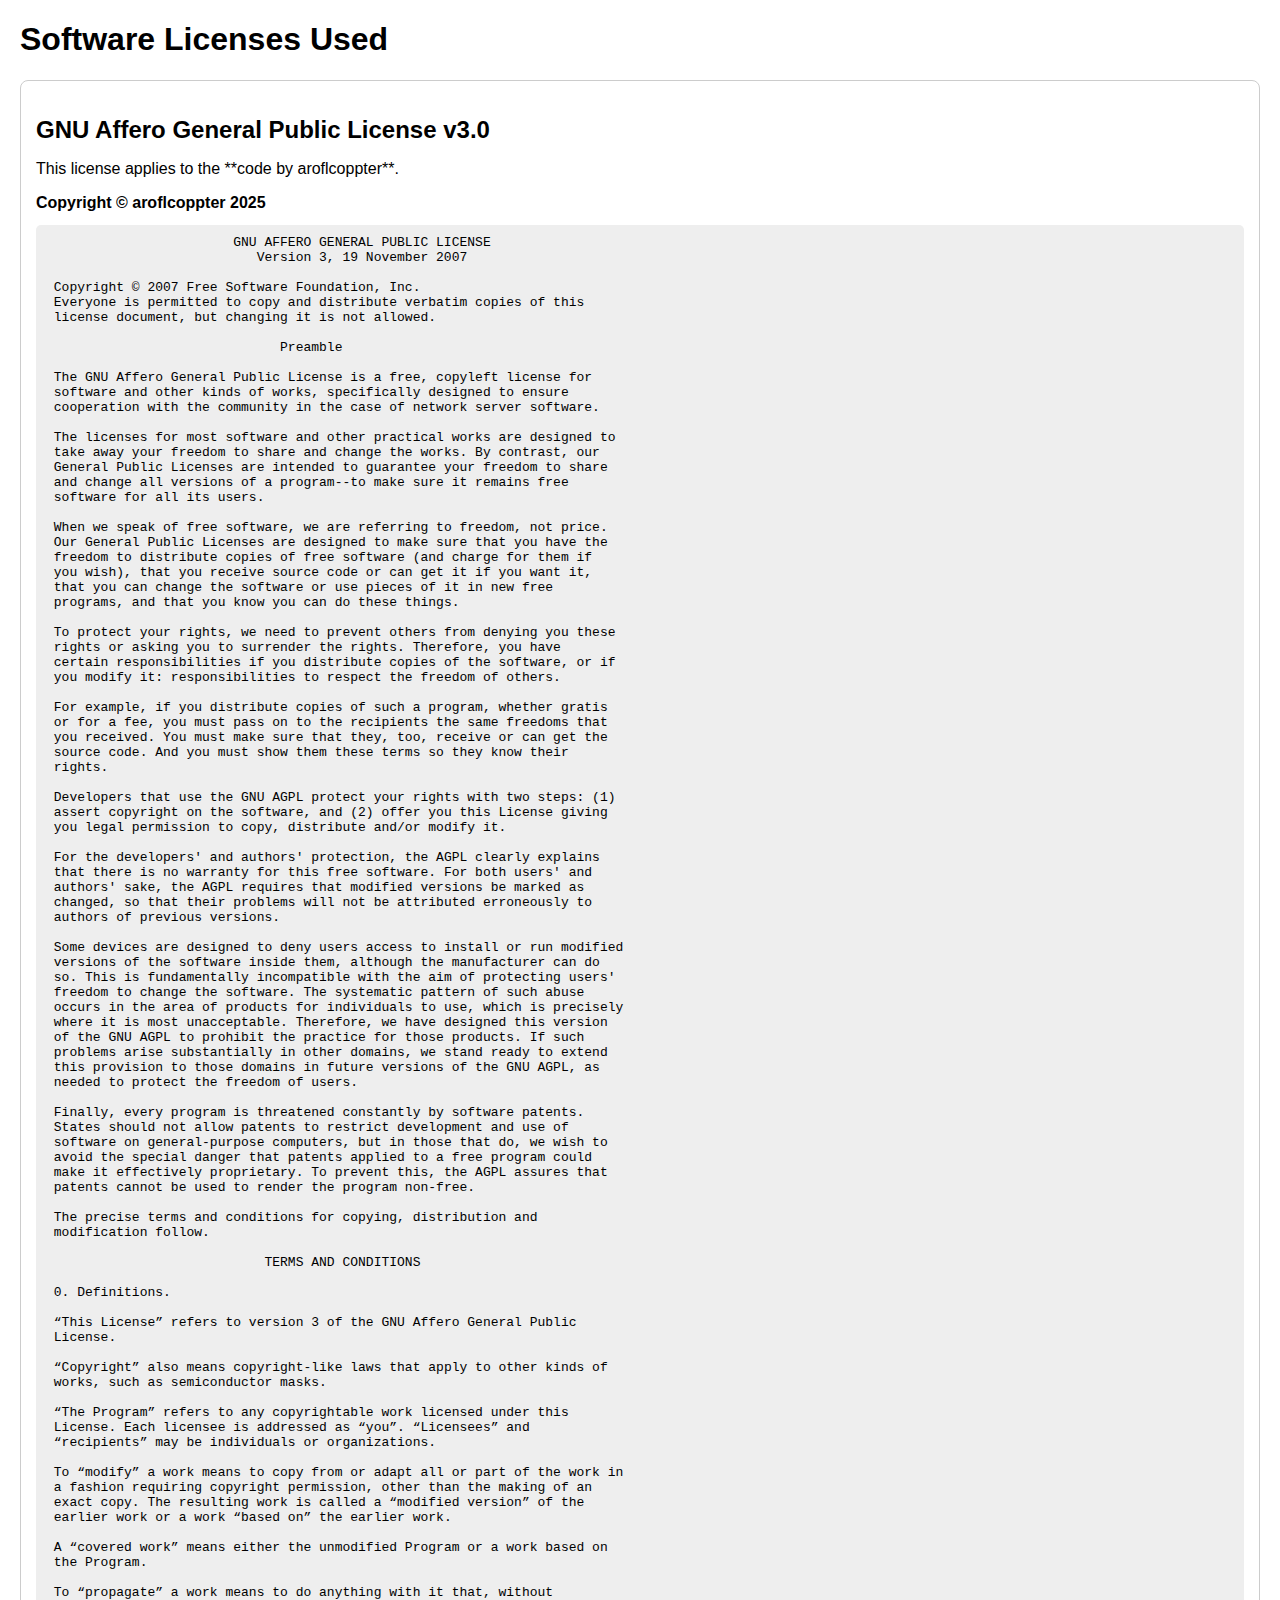
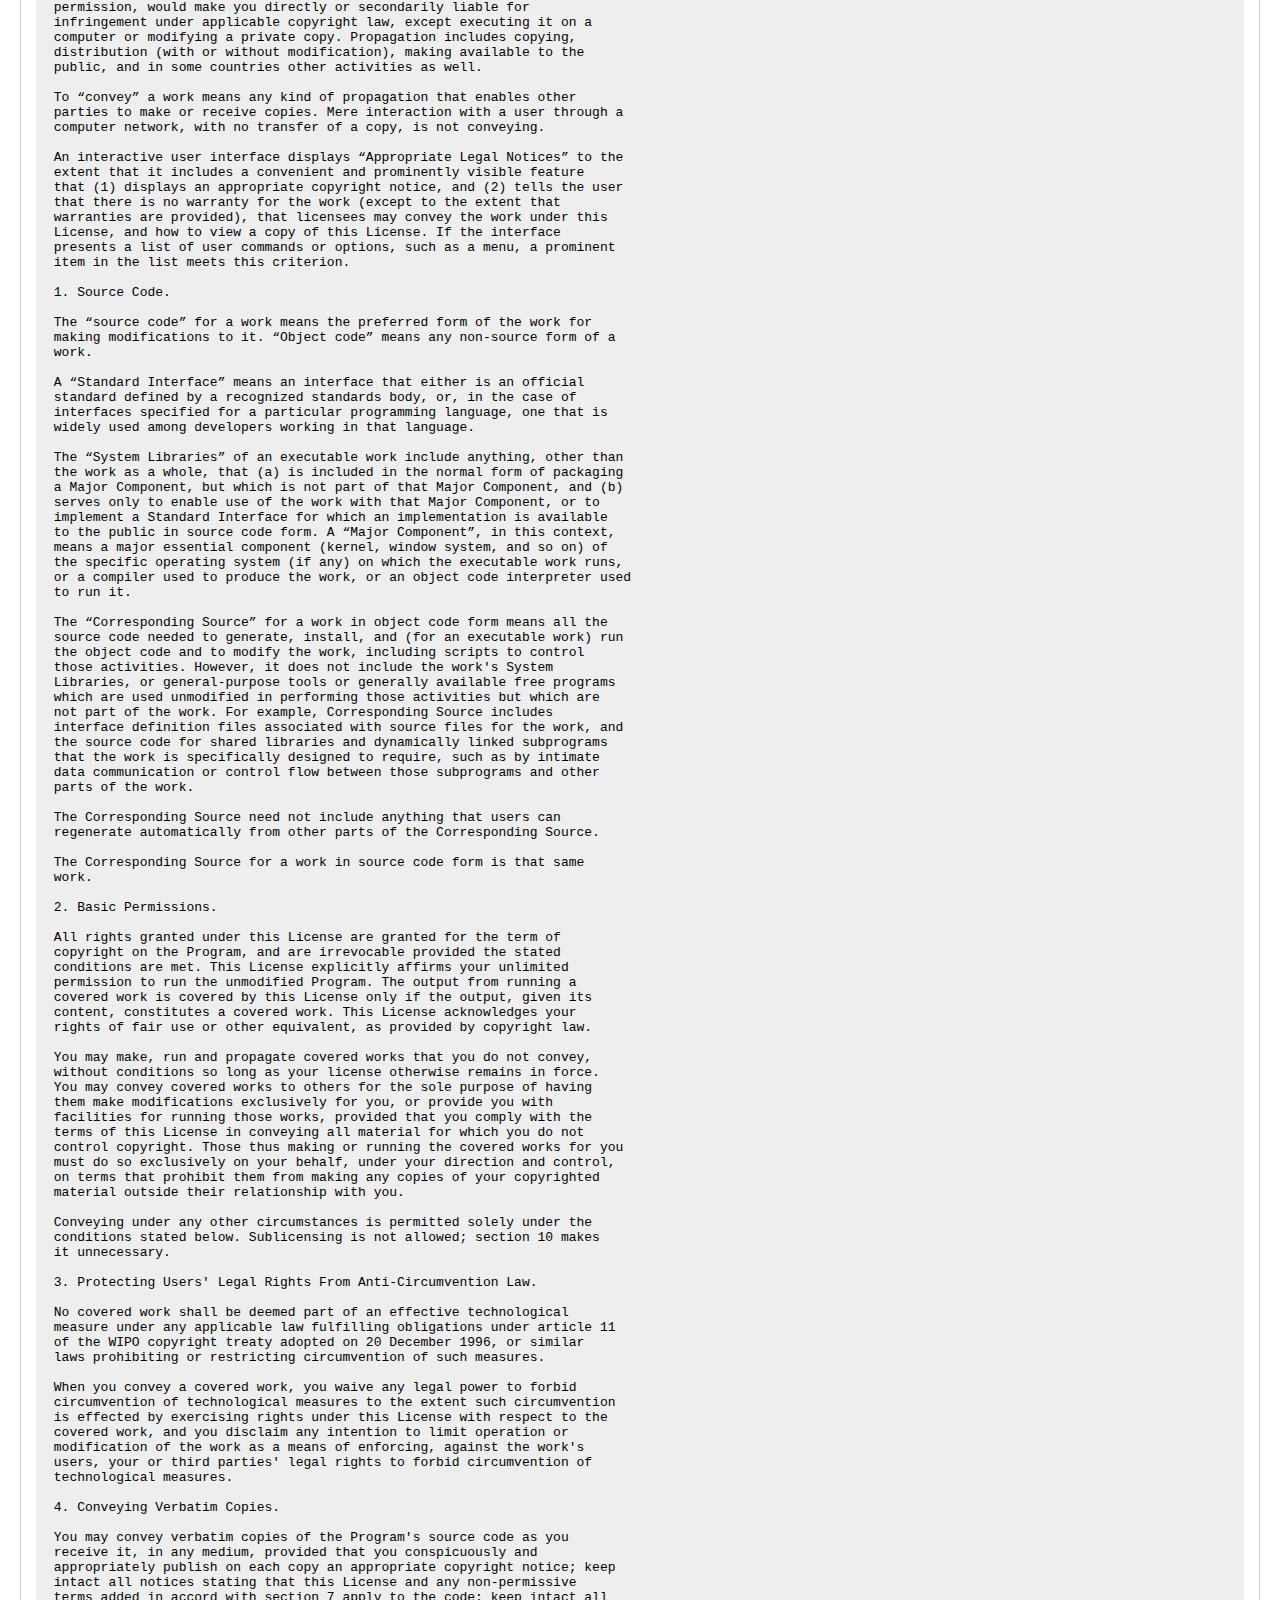
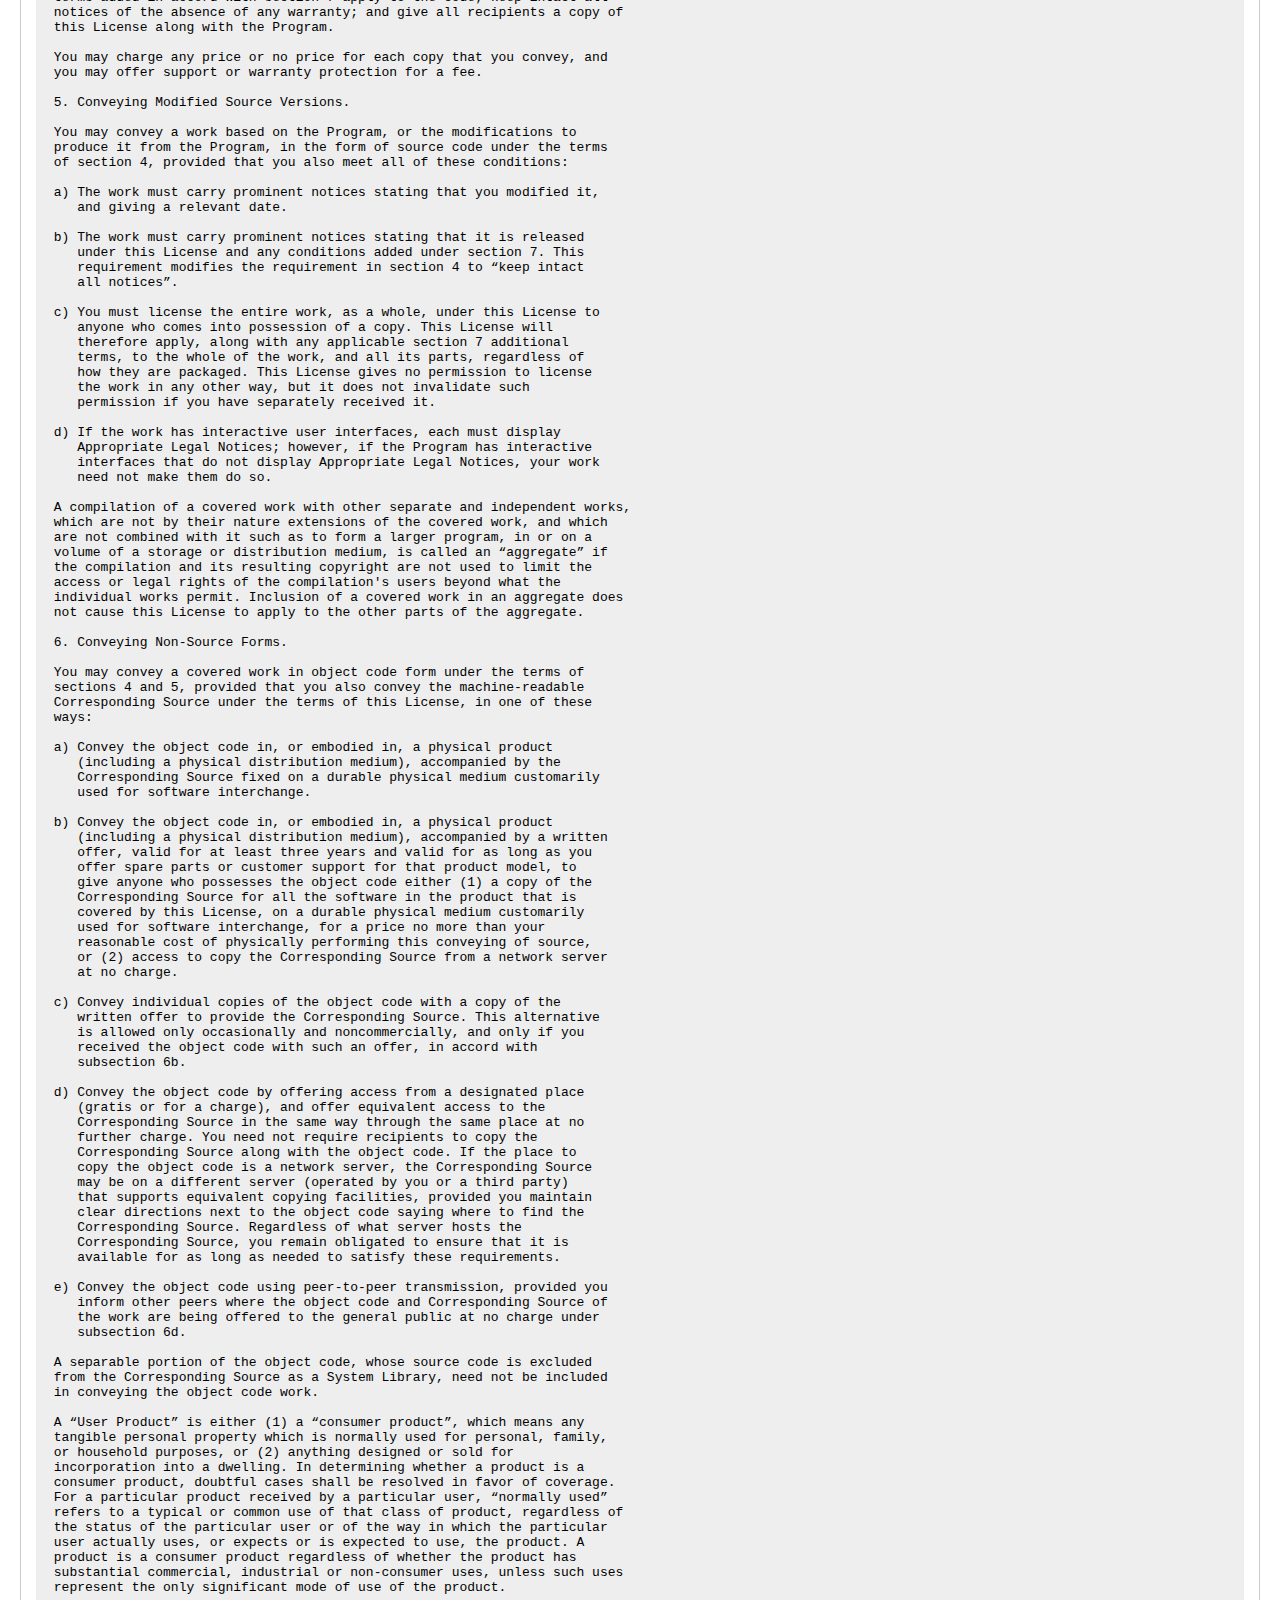
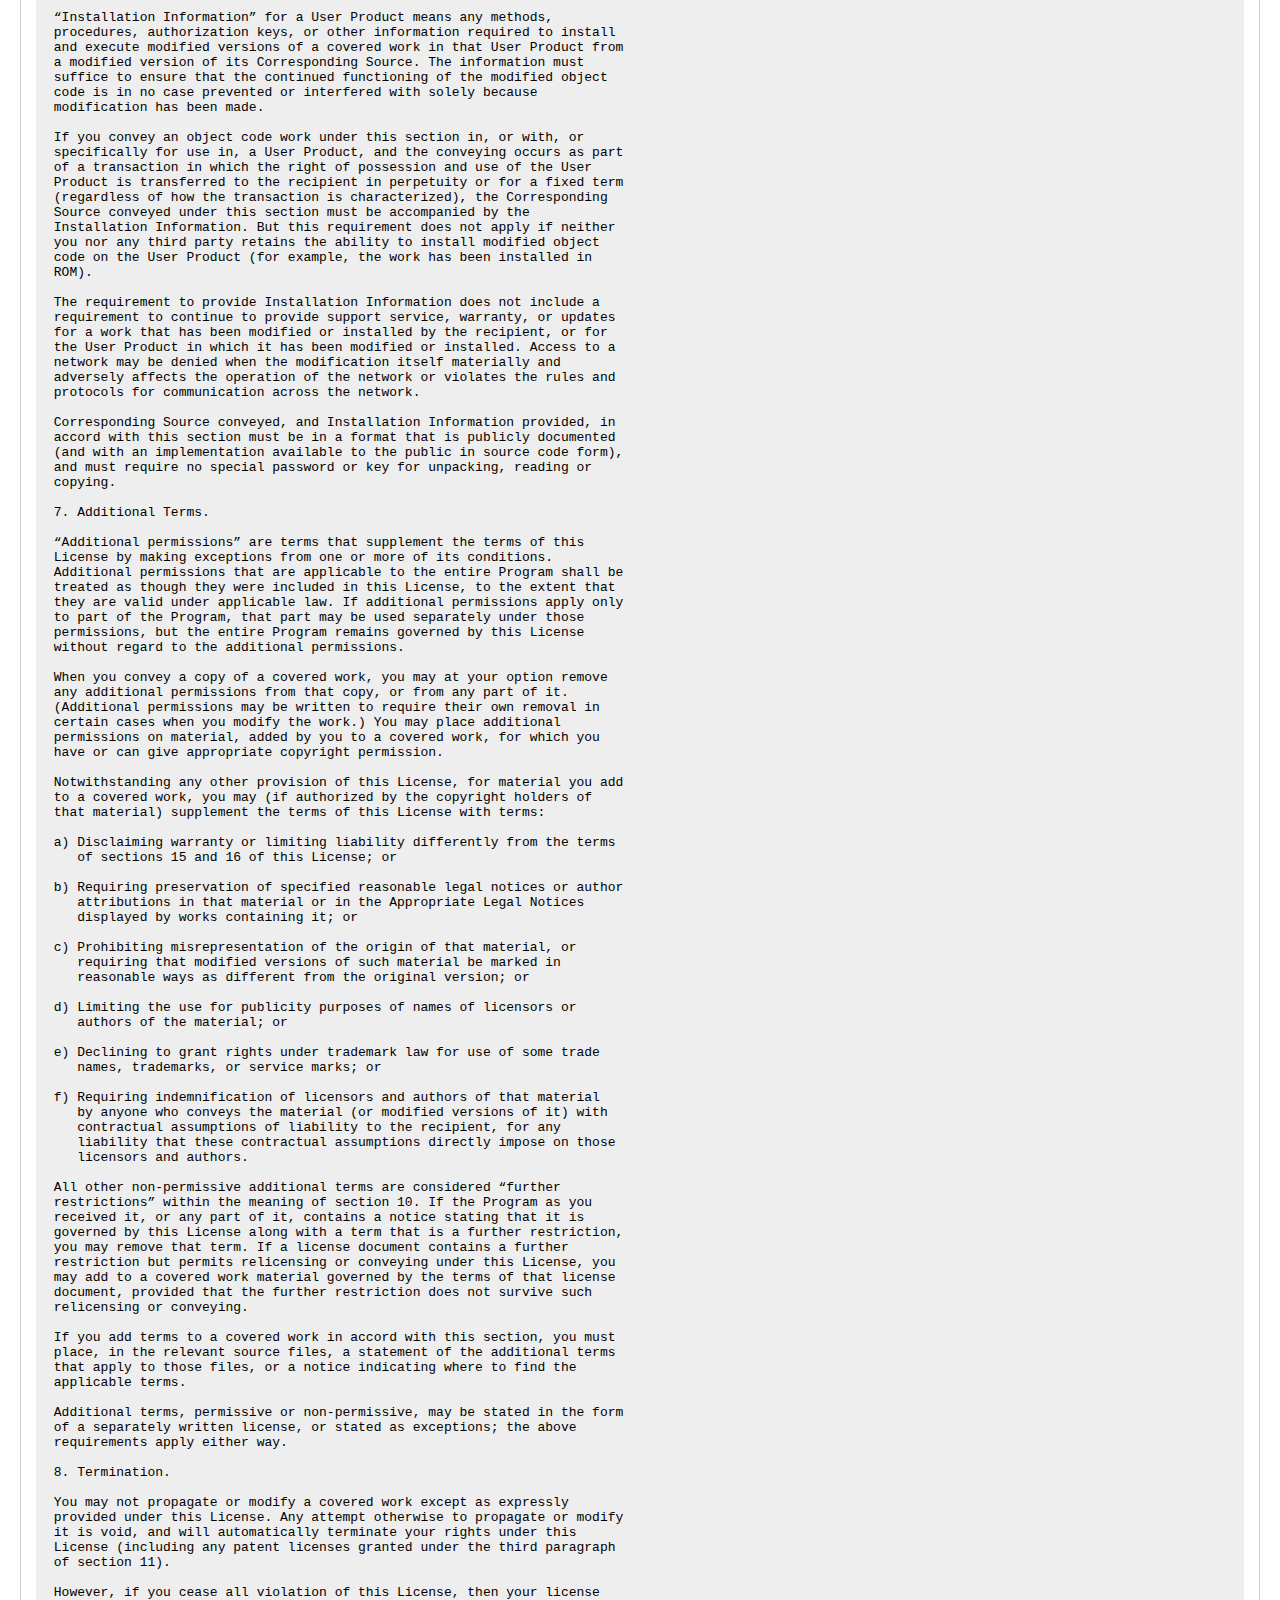
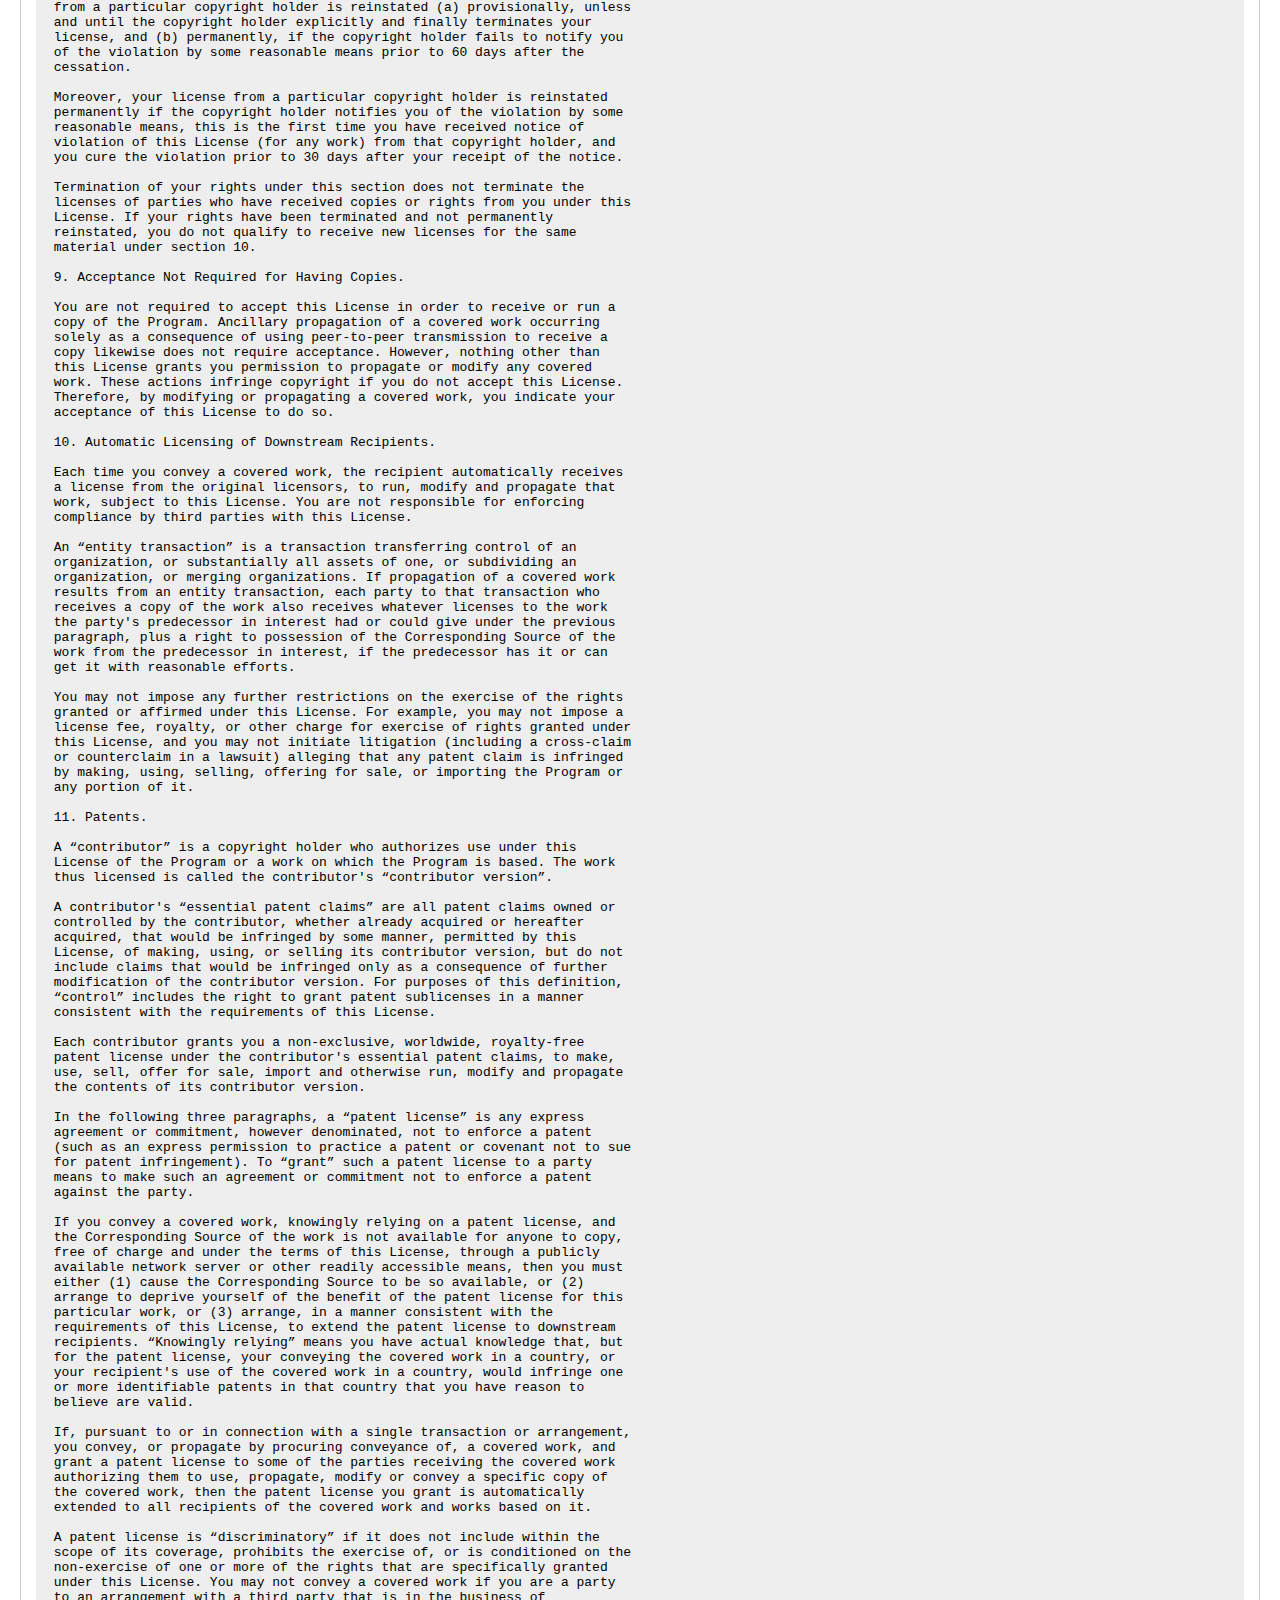
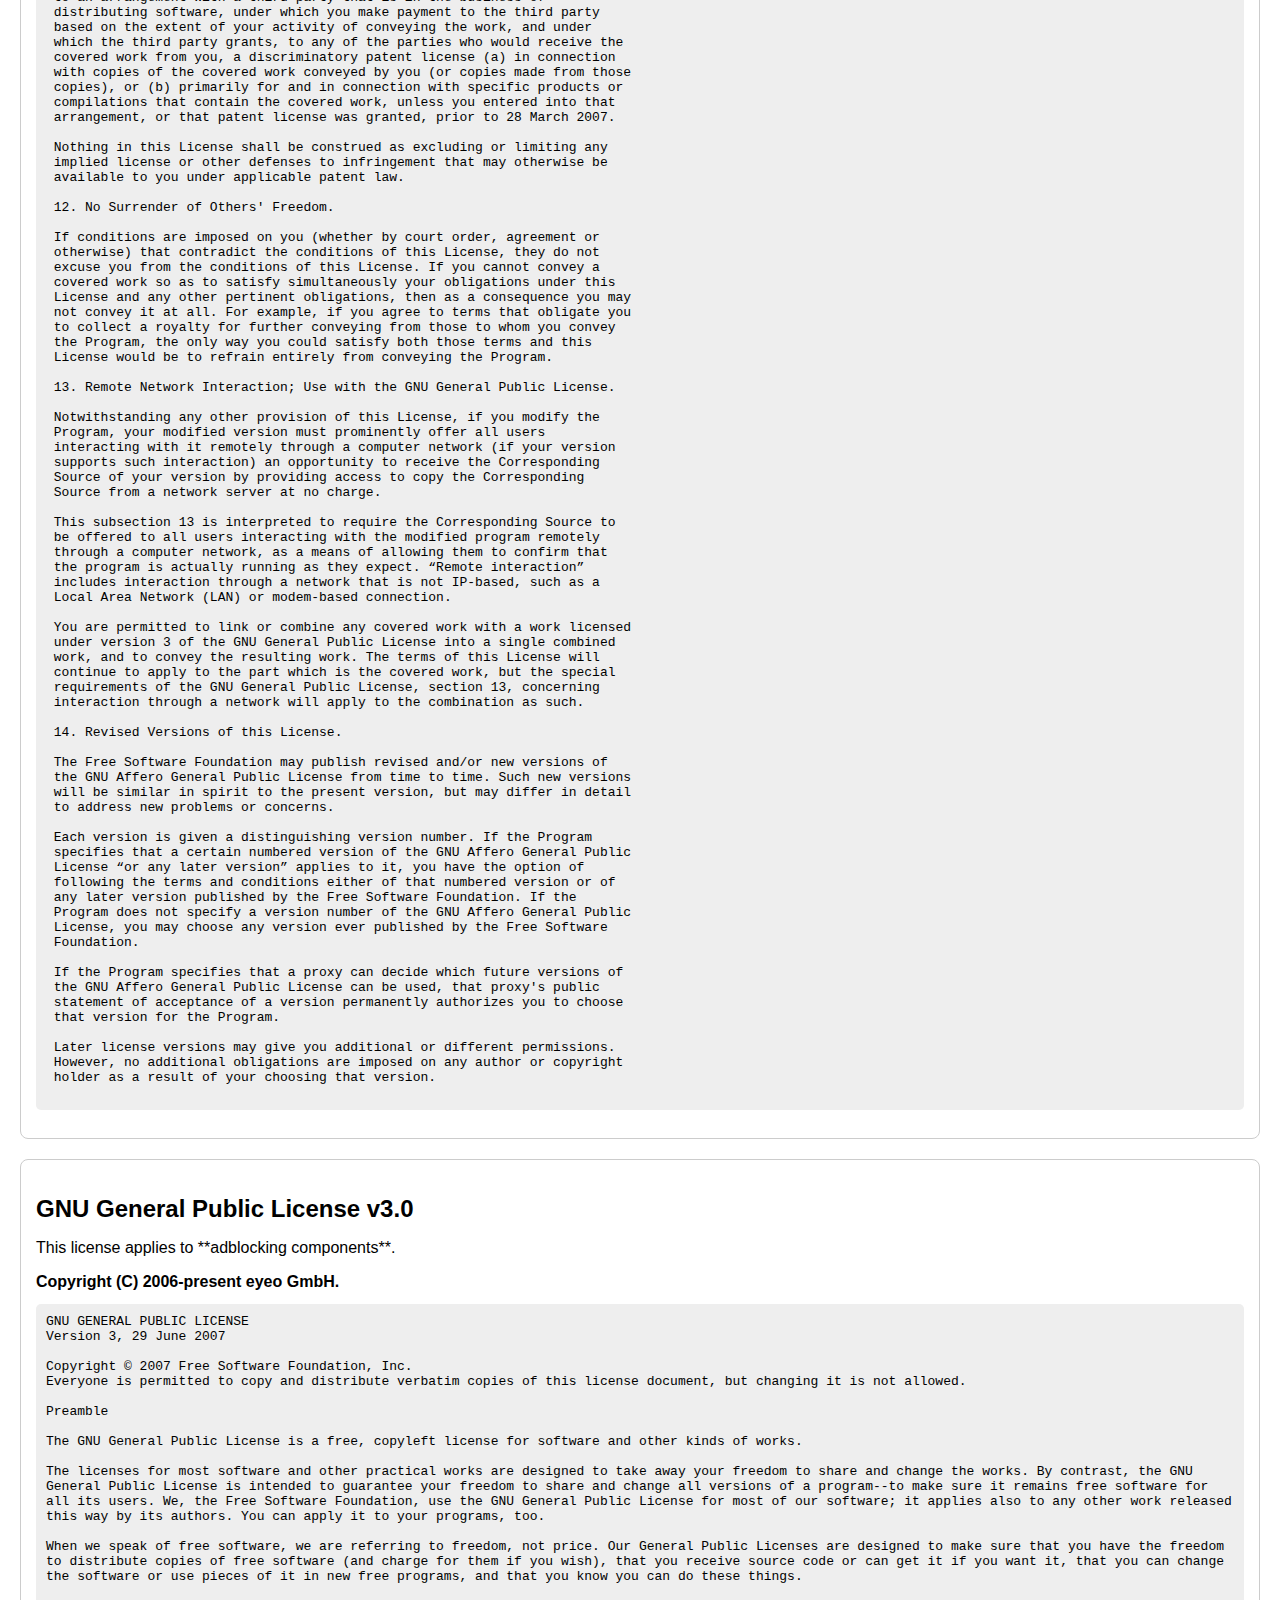
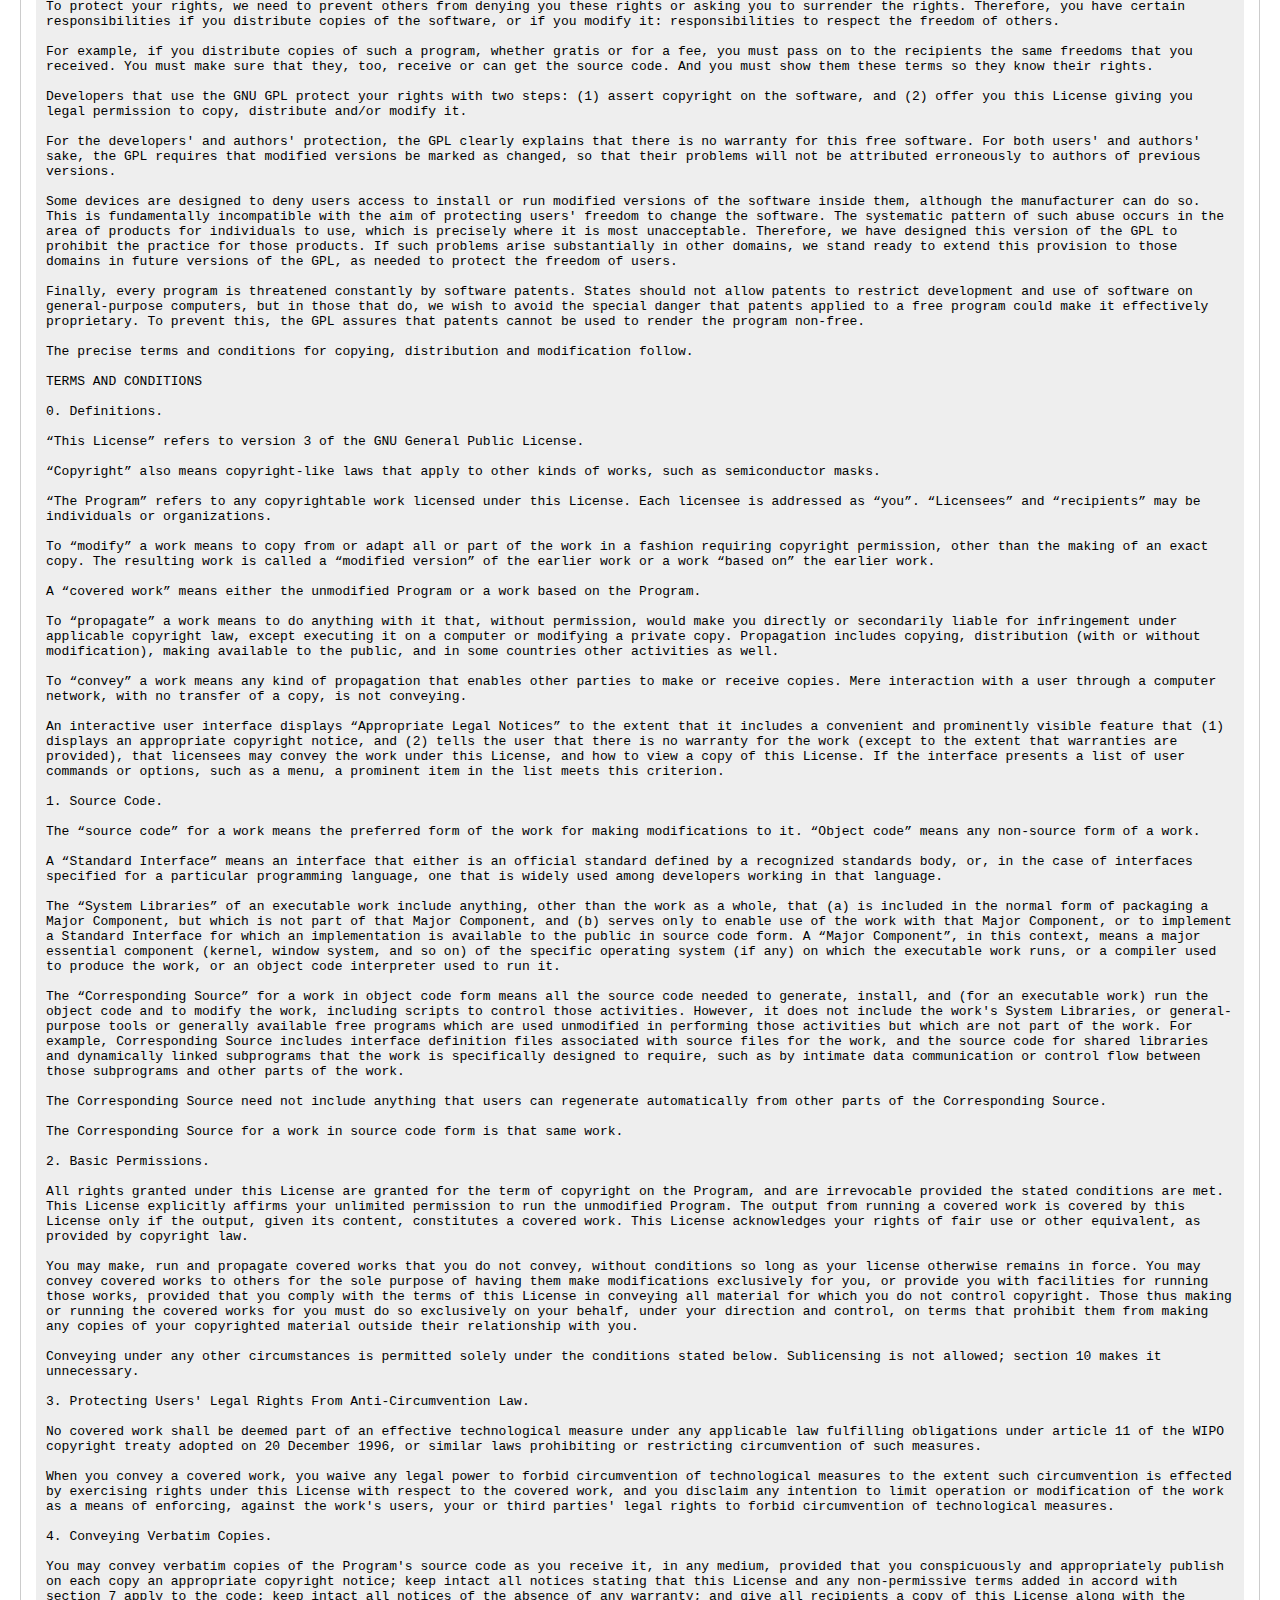
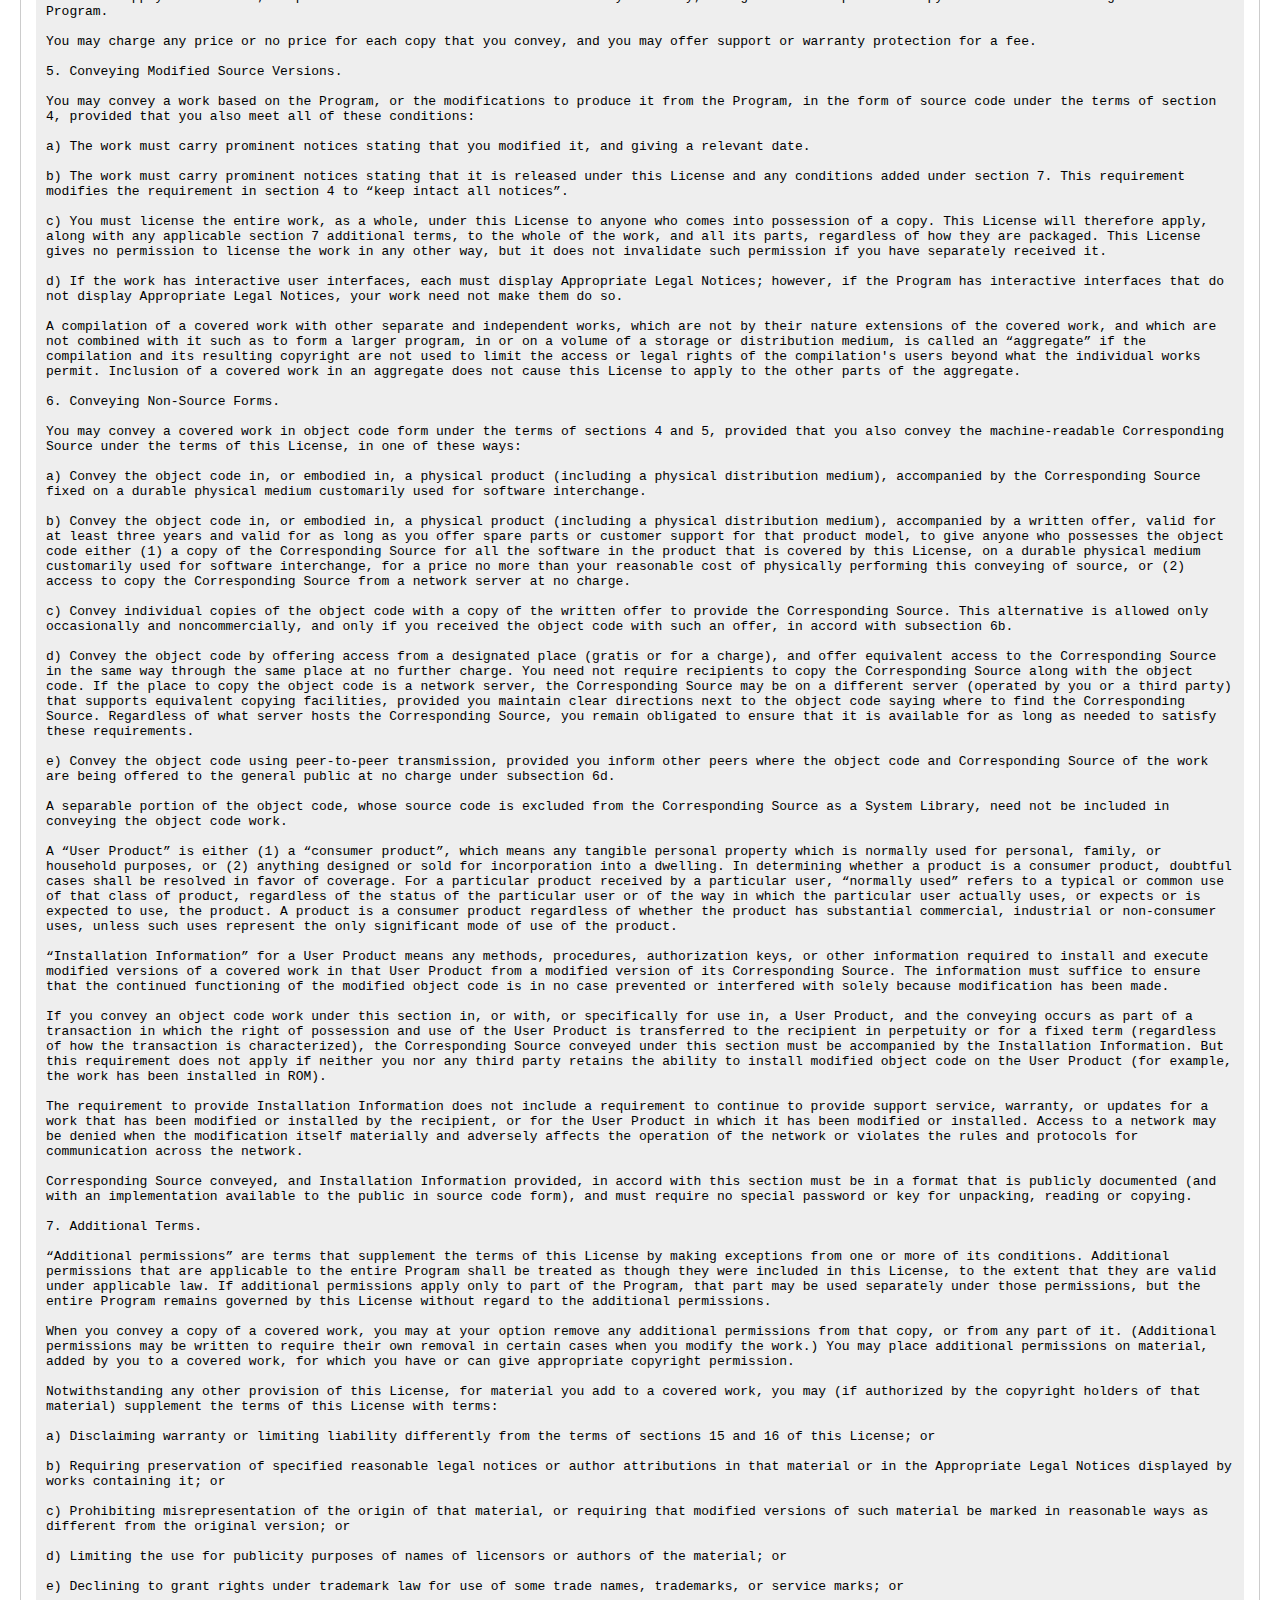
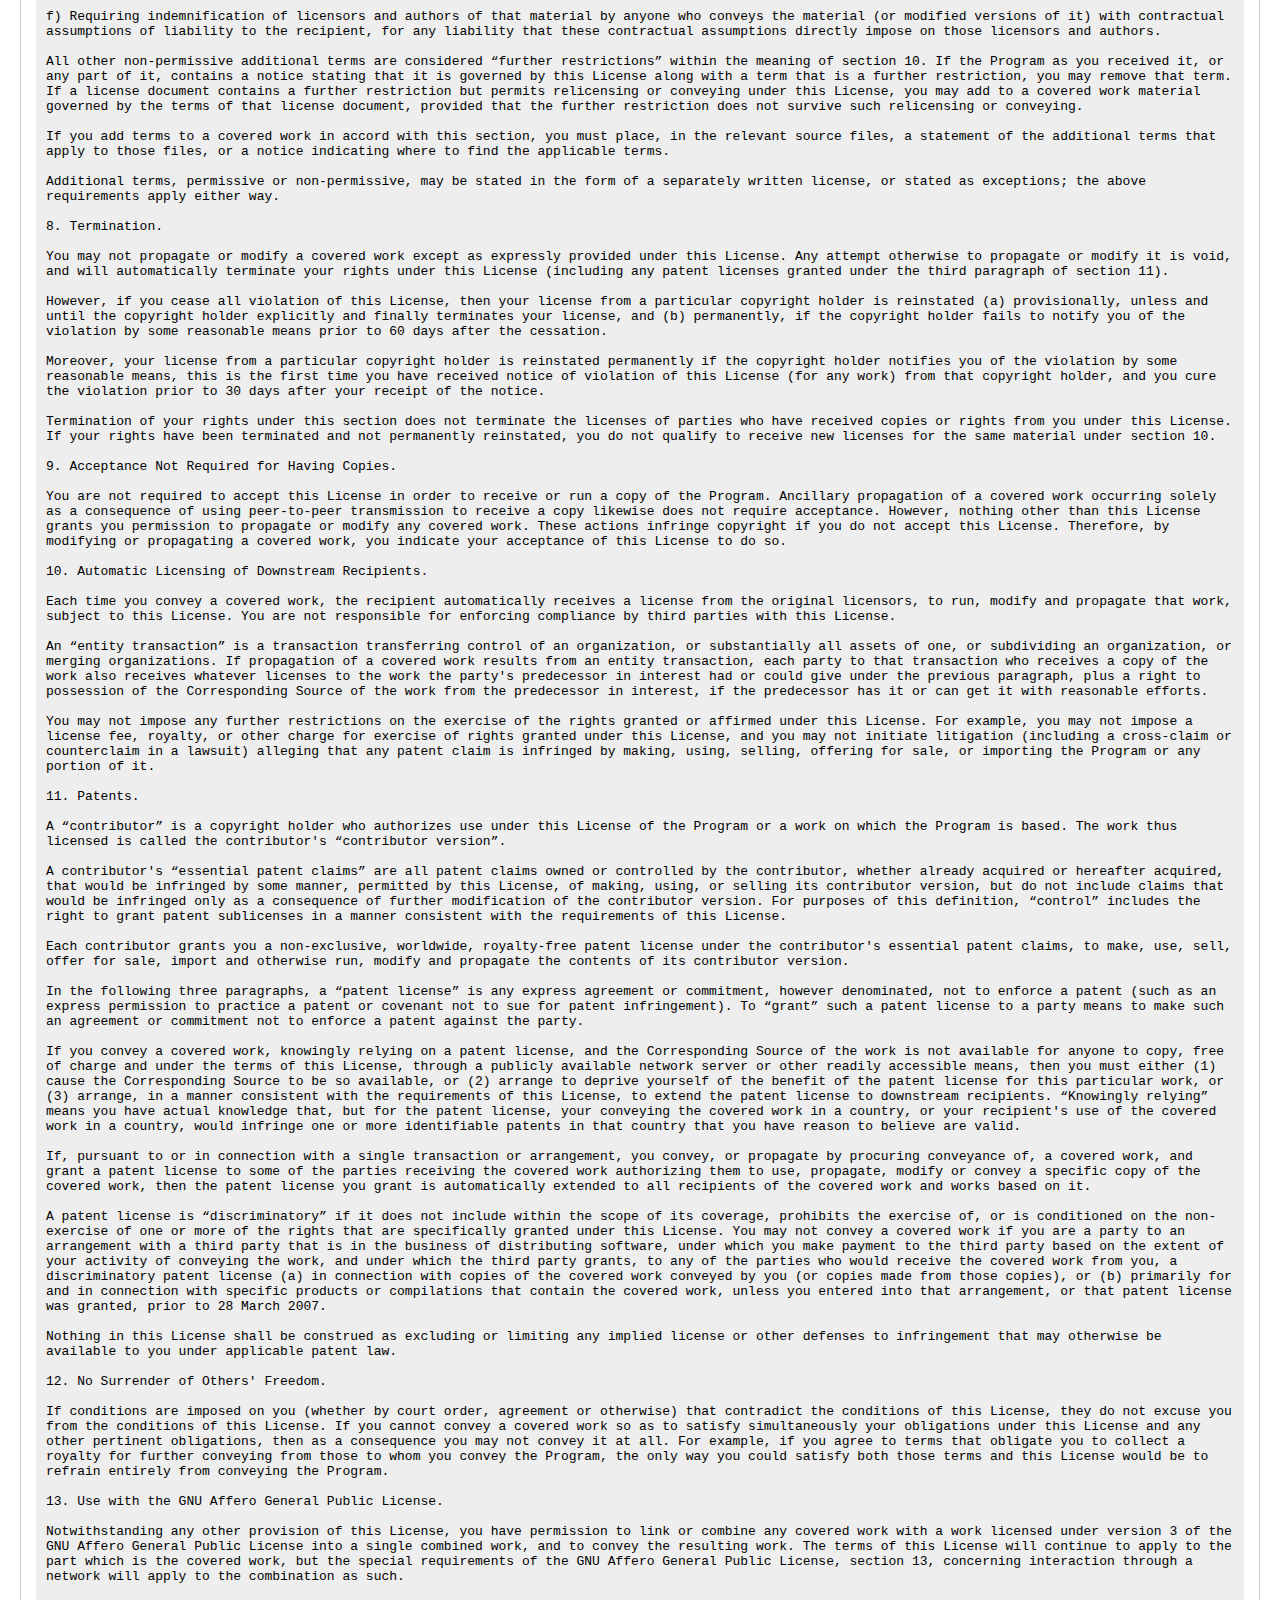
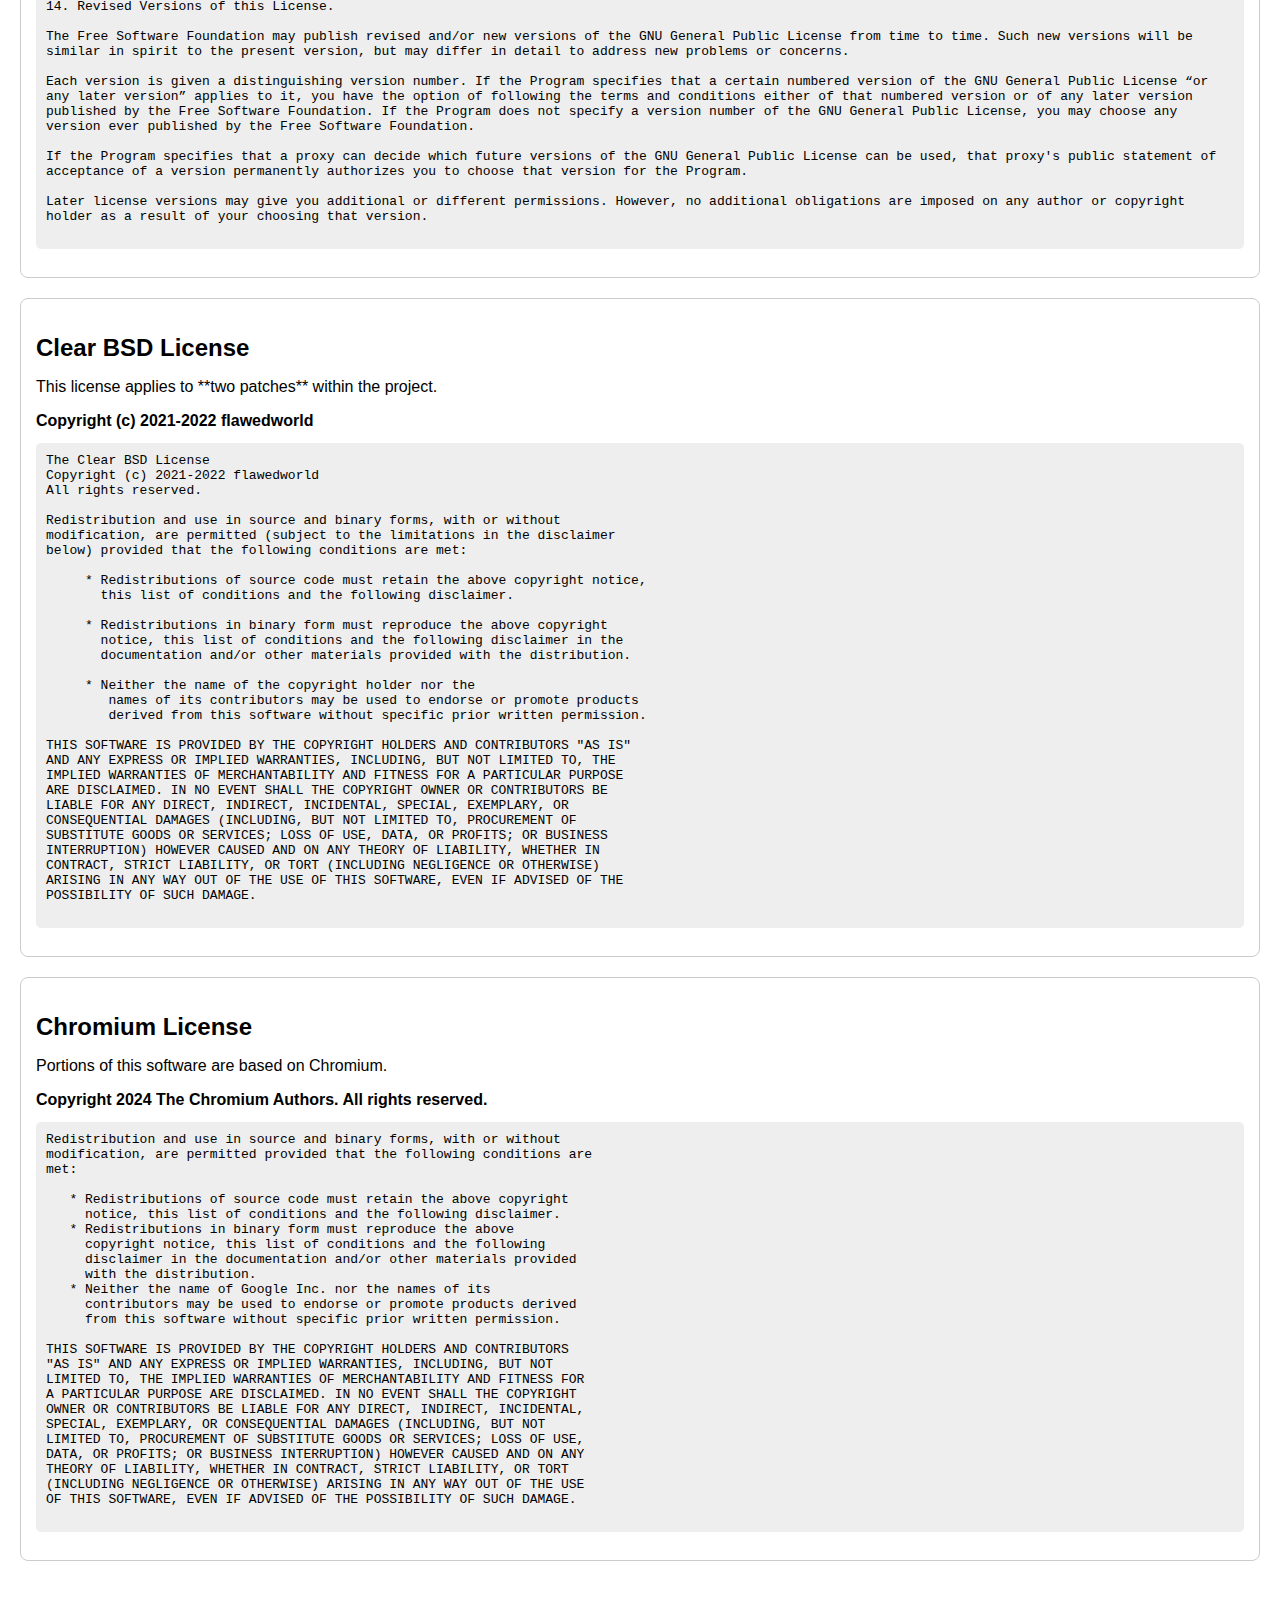
<file: website/license.html>
<!DOCTYPE html>
<html lang="en">
<head>
    <meta charset="UTF-8">
    <meta name="viewport" content="width=device-width, initial-scale=1.0">
    <title>Software Licenses</title>
    <style>
        body { font-family: sans-serif; margin: 20px; }
        .license-section { border: 1px solid #ccc; padding: 15px; margin-bottom: 20px; border-radius: 8px; }
        .license-title { font-size: 1.5em; margin-bottom: 10px; }
        .copyright { font-weight: bold; margin-bottom: 5px; }
        pre { background-color: #eee; padding: 10px; border-radius: 5px; white-space: pre-wrap; word-wrap: break-word; overflow-x: auto; } /* Added overflow-x: auto */
    </style>
</head>
<body>
    <h1>Software Licenses Used</h1>

    <div class="license-section">
        <h2 class="license-title">GNU Affero General Public License v3.0</h2>
        <p>This license applies to the **code by aroflcoppter**.</p>
        <div class="copyright">Copyright &copy; aroflcoppter 2025</div>
        <pre>
                        GNU AFFERO GENERAL PUBLIC LICENSE
                           Version 3, 19 November 2007

 Copyright © 2007 Free Software Foundation, Inc. <https://fsf.org/>
 Everyone is permitted to copy and distribute verbatim copies of this
 license document, but changing it is not allowed.

                              Preamble

 The GNU Affero General Public License is a free, copyleft license for
 software and other kinds of works, specifically designed to ensure
 cooperation with the community in the case of network server software.

 The licenses for most software and other practical works are designed to
 take away your freedom to share and change the works. By contrast, our
 General Public Licenses are intended to guarantee your freedom to share
 and change all versions of a program--to make sure it remains free
 software for all its users.

 When we speak of free software, we are referring to freedom, not price.
 Our General Public Licenses are designed to make sure that you have the
 freedom to distribute copies of free software (and charge for them if
 you wish), that you receive source code or can get it if you want it,
 that you can change the software or use pieces of it in new free
 programs, and that you know you can do these things.

 To protect your rights, we need to prevent others from denying you these
 rights or asking you to surrender the rights. Therefore, you have
 certain responsibilities if you distribute copies of the software, or if
 you modify it: responsibilities to respect the freedom of others.

 For example, if you distribute copies of such a program, whether gratis
 or for a fee, you must pass on to the recipients the same freedoms that
 you received. You must make sure that they, too, receive or can get the
 source code. And you must show them these terms so they know their
 rights.

 Developers that use the GNU AGPL protect your rights with two steps: (1)
 assert copyright on the software, and (2) offer you this License giving
 you legal permission to copy, distribute and/or modify it.

 For the developers' and authors' protection, the AGPL clearly explains
 that there is no warranty for this free software. For both users' and
 authors' sake, the AGPL requires that modified versions be marked as
 changed, so that their problems will not be attributed erroneously to
 authors of previous versions.

 Some devices are designed to deny users access to install or run modified
 versions of the software inside them, although the manufacturer can do
 so. This is fundamentally incompatible with the aim of protecting users'
 freedom to change the software. The systematic pattern of such abuse
 occurs in the area of products for individuals to use, which is precisely
 where it is most unacceptable. Therefore, we have designed this version
 of the GNU AGPL to prohibit the practice for those products. If such
 problems arise substantially in other domains, we stand ready to extend
 this provision to those domains in future versions of the GNU AGPL, as
 needed to protect the freedom of users.

 Finally, every program is threatened constantly by software patents.
 States should not allow patents to restrict development and use of
 software on general-purpose computers, but in those that do, we wish to
 avoid the special danger that patents applied to a free program could
 make it effectively proprietary. To prevent this, the AGPL assures that
 patents cannot be used to render the program non-free.

 The precise terms and conditions for copying, distribution and
 modification follow.

                            TERMS AND CONDITIONS

 0. Definitions.

 “This License” refers to version 3 of the GNU Affero General Public
 License.

 “Copyright” also means copyright-like laws that apply to other kinds of
 works, such as semiconductor masks.

 “The Program” refers to any copyrightable work licensed under this
 License. Each licensee is addressed as “you”. “Licensees” and
 “recipients” may be individuals or organizations.

 To “modify” a work means to copy from or adapt all or part of the work in
 a fashion requiring copyright permission, other than the making of an
 exact copy. The resulting work is called a “modified version” of the
 earlier work or a work “based on” the earlier work.

 A “covered work” means either the unmodified Program or a work based on
 the Program.

 To “propagate” a work means to do anything with it that, without
 permission, would make you directly or secondarily liable for
 infringement under applicable copyright law, except executing it on a
 computer or modifying a private copy. Propagation includes copying,
 distribution (with or without modification), making available to the
 public, and in some countries other activities as well.

 To “convey” a work means any kind of propagation that enables other
 parties to make or receive copies. Mere interaction with a user through a
 computer network, with no transfer of a copy, is not conveying.

 An interactive user interface displays “Appropriate Legal Notices” to the
 extent that it includes a convenient and prominently visible feature
 that (1) displays an appropriate copyright notice, and (2) tells the user
 that there is no warranty for the work (except to the extent that
 warranties are provided), that licensees may convey the work under this
 License, and how to view a copy of this License. If the interface
 presents a list of user commands or options, such as a menu, a prominent
 item in the list meets this criterion.

 1. Source Code.

 The “source code” for a work means the preferred form of the work for
 making modifications to it. “Object code” means any non-source form of a
 work.

 A “Standard Interface” means an interface that either is an official
 standard defined by a recognized standards body, or, in the case of
 interfaces specified for a particular programming language, one that is
 widely used among developers working in that language.

 The “System Libraries” of an executable work include anything, other than
 the work as a whole, that (a) is included in the normal form of packaging
 a Major Component, but which is not part of that Major Component, and (b)
 serves only to enable use of the work with that Major Component, or to
 implement a Standard Interface for which an implementation is available
 to the public in source code form. A “Major Component”, in this context,
 means a major essential component (kernel, window system, and so on) of
 the specific operating system (if any) on which the executable work runs,
 or a compiler used to produce the work, or an object code interpreter used
 to run it.

 The “Corresponding Source” for a work in object code form means all the
 source code needed to generate, install, and (for an executable work) run
 the object code and to modify the work, including scripts to control
 those activities. However, it does not include the work's System
 Libraries, or general-purpose tools or generally available free programs
 which are used unmodified in performing those activities but which are
 not part of the work. For example, Corresponding Source includes
 interface definition files associated with source files for the work, and
 the source code for shared libraries and dynamically linked subprograms
 that the work is specifically designed to require, such as by intimate
 data communication or control flow between those subprograms and other
 parts of the work.

 The Corresponding Source need not include anything that users can
 regenerate automatically from other parts of the Corresponding Source.

 The Corresponding Source for a work in source code form is that same
 work.

 2. Basic Permissions.

 All rights granted under this License are granted for the term of
 copyright on the Program, and are irrevocable provided the stated
 conditions are met. This License explicitly affirms your unlimited
 permission to run the unmodified Program. The output from running a
 covered work is covered by this License only if the output, given its
 content, constitutes a covered work. This License acknowledges your
 rights of fair use or other equivalent, as provided by copyright law.

 You may make, run and propagate covered works that you do not convey,
 without conditions so long as your license otherwise remains in force.
 You may convey covered works to others for the sole purpose of having
 them make modifications exclusively for you, or provide you with
 facilities for running those works, provided that you comply with the
 terms of this License in conveying all material for which you do not
 control copyright. Those thus making or running the covered works for you
 must do so exclusively on your behalf, under your direction and control,
 on terms that prohibit them from making any copies of your copyrighted
 material outside their relationship with you.

 Conveying under any other circumstances is permitted solely under the
 conditions stated below. Sublicensing is not allowed; section 10 makes
 it unnecessary.

 3. Protecting Users' Legal Rights From Anti-Circumvention Law.

 No covered work shall be deemed part of an effective technological
 measure under any applicable law fulfilling obligations under article 11
 of the WIPO copyright treaty adopted on 20 December 1996, or similar
 laws prohibiting or restricting circumvention of such measures.

 When you convey a covered work, you waive any legal power to forbid
 circumvention of technological measures to the extent such circumvention
 is effected by exercising rights under this License with respect to the
 covered work, and you disclaim any intention to limit operation or
 modification of the work as a means of enforcing, against the work's
 users, your or third parties' legal rights to forbid circumvention of
 technological measures.

 4. Conveying Verbatim Copies.

 You may convey verbatim copies of the Program's source code as you
 receive it, in any medium, provided that you conspicuously and
 appropriately publish on each copy an appropriate copyright notice; keep
 intact all notices stating that this License and any non-permissive
 terms added in accord with section 7 apply to the code; keep intact all
 notices of the absence of any warranty; and give all recipients a copy of
 this License along with the Program.

 You may charge any price or no price for each copy that you convey, and
 you may offer support or warranty protection for a fee.

 5. Conveying Modified Source Versions.

 You may convey a work based on the Program, or the modifications to
 produce it from the Program, in the form of source code under the terms
 of section 4, provided that you also meet all of these conditions:

 a) The work must carry prominent notices stating that you modified it,
    and giving a relevant date.

 b) The work must carry prominent notices stating that it is released
    under this License and any conditions added under section 7. This
    requirement modifies the requirement in section 4 to “keep intact
    all notices”.

 c) You must license the entire work, as a whole, under this License to
    anyone who comes into possession of a copy. This License will
    therefore apply, along with any applicable section 7 additional
    terms, to the whole of the work, and all its parts, regardless of
    how they are packaged. This License gives no permission to license
    the work in any other way, but it does not invalidate such
    permission if you have separately received it.

 d) If the work has interactive user interfaces, each must display
    Appropriate Legal Notices; however, if the Program has interactive
    interfaces that do not display Appropriate Legal Notices, your work
    need not make them do so.

 A compilation of a covered work with other separate and independent works,
 which are not by their nature extensions of the covered work, and which
 are not combined with it such as to form a larger program, in or on a
 volume of a storage or distribution medium, is called an “aggregate” if
 the compilation and its resulting copyright are not used to limit the
 access or legal rights of the compilation's users beyond what the
 individual works permit. Inclusion of a covered work in an aggregate does
 not cause this License to apply to the other parts of the aggregate.

 6. Conveying Non-Source Forms.

 You may convey a covered work in object code form under the terms of
 sections 4 and 5, provided that you also convey the machine-readable
 Corresponding Source under the terms of this License, in one of these
 ways:

 a) Convey the object code in, or embodied in, a physical product
    (including a physical distribution medium), accompanied by the
    Corresponding Source fixed on a durable physical medium customarily
    used for software interchange.

 b) Convey the object code in, or embodied in, a physical product
    (including a physical distribution medium), accompanied by a written
    offer, valid for at least three years and valid for as long as you
    offer spare parts or customer support for that product model, to
    give anyone who possesses the object code either (1) a copy of the
    Corresponding Source for all the software in the product that is
    covered by this License, on a durable physical medium customarily
    used for software interchange, for a price no more than your
    reasonable cost of physically performing this conveying of source,
    or (2) access to copy the Corresponding Source from a network server
    at no charge.

 c) Convey individual copies of the object code with a copy of the
    written offer to provide the Corresponding Source. This alternative
    is allowed only occasionally and noncommercially, and only if you
    received the object code with such an offer, in accord with
    subsection 6b.

 d) Convey the object code by offering access from a designated place
    (gratis or for a charge), and offer equivalent access to the
    Corresponding Source in the same way through the same place at no
    further charge. You need not require recipients to copy the
    Corresponding Source along with the object code. If the place to
    copy the object code is a network server, the Corresponding Source
    may be on a different server (operated by you or a third party)
    that supports equivalent copying facilities, provided you maintain
    clear directions next to the object code saying where to find the
    Corresponding Source. Regardless of what server hosts the
    Corresponding Source, you remain obligated to ensure that it is
    available for as long as needed to satisfy these requirements.

 e) Convey the object code using peer-to-peer transmission, provided you
    inform other peers where the object code and Corresponding Source of
    the work are being offered to the general public at no charge under
    subsection 6d.

 A separable portion of the object code, whose source code is excluded
 from the Corresponding Source as a System Library, need not be included
 in conveying the object code work.

 A “User Product” is either (1) a “consumer product”, which means any
 tangible personal property which is normally used for personal, family,
 or household purposes, or (2) anything designed or sold for
 incorporation into a dwelling. In determining whether a product is a
 consumer product, doubtful cases shall be resolved in favor of coverage.
 For a particular product received by a particular user, “normally used”
 refers to a typical or common use of that class of product, regardless of
 the status of the particular user or of the way in which the particular
 user actually uses, or expects or is expected to use, the product. A
 product is a consumer product regardless of whether the product has
 substantial commercial, industrial or non-consumer uses, unless such uses
 represent the only significant mode of use of the product.

 “Installation Information” for a User Product means any methods,
 procedures, authorization keys, or other information required to install
 and execute modified versions of a covered work in that User Product from
 a modified version of its Corresponding Source. The information must
 suffice to ensure that the continued functioning of the modified object
 code is in no case prevented or interfered with solely because
 modification has been made.

 If you convey an object code work under this section in, or with, or
 specifically for use in, a User Product, and the conveying occurs as part
 of a transaction in which the right of possession and use of the User
 Product is transferred to the recipient in perpetuity or for a fixed term
 (regardless of how the transaction is characterized), the Corresponding
 Source conveyed under this section must be accompanied by the
 Installation Information. But this requirement does not apply if neither
 you nor any third party retains the ability to install modified object
 code on the User Product (for example, the work has been installed in
 ROM).

 The requirement to provide Installation Information does not include a
 requirement to continue to provide support service, warranty, or updates
 for a work that has been modified or installed by the recipient, or for
 the User Product in which it has been modified or installed. Access to a
 network may be denied when the modification itself materially and
 adversely affects the operation of the network or violates the rules and
 protocols for communication across the network.

 Corresponding Source conveyed, and Installation Information provided, in
 accord with this section must be in a format that is publicly documented
 (and with an implementation available to the public in source code form),
 and must require no special password or key for unpacking, reading or
 copying.

 7. Additional Terms.

 “Additional permissions” are terms that supplement the terms of this
 License by making exceptions from one or more of its conditions.
 Additional permissions that are applicable to the entire Program shall be
 treated as though they were included in this License, to the extent that
 they are valid under applicable law. If additional permissions apply only
 to part of the Program, that part may be used separately under those
 permissions, but the entire Program remains governed by this License
 without regard to the additional permissions.

 When you convey a copy of a covered work, you may at your option remove
 any additional permissions from that copy, or from any part of it.
 (Additional permissions may be written to require their own removal in
 certain cases when you modify the work.) You may place additional
 permissions on material, added by you to a covered work, for which you
 have or can give appropriate copyright permission.

 Notwithstanding any other provision of this License, for material you add
 to a covered work, you may (if authorized by the copyright holders of
 that material) supplement the terms of this License with terms:

 a) Disclaiming warranty or limiting liability differently from the terms
    of sections 15 and 16 of this License; or

 b) Requiring preservation of specified reasonable legal notices or author
    attributions in that material or in the Appropriate Legal Notices
    displayed by works containing it; or

 c) Prohibiting misrepresentation of the origin of that material, or
    requiring that modified versions of such material be marked in
    reasonable ways as different from the original version; or

 d) Limiting the use for publicity purposes of names of licensors or
    authors of the material; or

 e) Declining to grant rights under trademark law for use of some trade
    names, trademarks, or service marks; or

 f) Requiring indemnification of licensors and authors of that material
    by anyone who conveys the material (or modified versions of it) with
    contractual assumptions of liability to the recipient, for any
    liability that these contractual assumptions directly impose on those
    licensors and authors.

 All other non-permissive additional terms are considered “further
 restrictions” within the meaning of section 10. If the Program as you
 received it, or any part of it, contains a notice stating that it is
 governed by this License along with a term that is a further restriction,
 you may remove that term. If a license document contains a further
 restriction but permits relicensing or conveying under this License, you
 may add to a covered work material governed by the terms of that license
 document, provided that the further restriction does not survive such
 relicensing or conveying.

 If you add terms to a covered work in accord with this section, you must
 place, in the relevant source files, a statement of the additional terms
 that apply to those files, or a notice indicating where to find the
 applicable terms.

 Additional terms, permissive or non-permissive, may be stated in the form
 of a separately written license, or stated as exceptions; the above
 requirements apply either way.

 8. Termination.

 You may not propagate or modify a covered work except as expressly
 provided under this License. Any attempt otherwise to propagate or modify
 it is void, and will automatically terminate your rights under this
 License (including any patent licenses granted under the third paragraph
 of section 11).

 However, if you cease all violation of this License, then your license
 from a particular copyright holder is reinstated (a) provisionally, unless
 and until the copyright holder explicitly and finally terminates your
 license, and (b) permanently, if the copyright holder fails to notify you
 of the violation by some reasonable means prior to 60 days after the
 cessation.

 Moreover, your license from a particular copyright holder is reinstated
 permanently if the copyright holder notifies you of the violation by some
 reasonable means, this is the first time you have received notice of
 violation of this License (for any work) from that copyright holder, and
 you cure the violation prior to 30 days after your receipt of the notice.

 Termination of your rights under this section does not terminate the
 licenses of parties who have received copies or rights from you under this
 License. If your rights have been terminated and not permanently
 reinstated, you do not qualify to receive new licenses for the same
 material under section 10.

 9. Acceptance Not Required for Having Copies.

 You are not required to accept this License in order to receive or run a
 copy of the Program. Ancillary propagation of a covered work occurring
 solely as a consequence of using peer-to-peer transmission to receive a
 copy likewise does not require acceptance. However, nothing other than
 this License grants you permission to propagate or modify any covered
 work. These actions infringe copyright if you do not accept this License.
 Therefore, by modifying or propagating a covered work, you indicate your
 acceptance of this License to do so.

 10. Automatic Licensing of Downstream Recipients.

 Each time you convey a covered work, the recipient automatically receives
 a license from the original licensors, to run, modify and propagate that
 work, subject to this License. You are not responsible for enforcing
 compliance by third parties with this License.

 An “entity transaction” is a transaction transferring control of an
 organization, or substantially all assets of one, or subdividing an
 organization, or merging organizations. If propagation of a covered work
 results from an entity transaction, each party to that transaction who
 receives a copy of the work also receives whatever licenses to the work
 the party's predecessor in interest had or could give under the previous
 paragraph, plus a right to possession of the Corresponding Source of the
 work from the predecessor in interest, if the predecessor has it or can
 get it with reasonable efforts.

 You may not impose any further restrictions on the exercise of the rights
 granted or affirmed under this License. For example, you may not impose a
 license fee, royalty, or other charge for exercise of rights granted under
 this License, and you may not initiate litigation (including a cross-claim
 or counterclaim in a lawsuit) alleging that any patent claim is infringed
 by making, using, selling, offering for sale, or importing the Program or
 any portion of it.

 11. Patents.

 A “contributor” is a copyright holder who authorizes use under this
 License of the Program or a work on which the Program is based. The work
 thus licensed is called the contributor's “contributor version”.

 A contributor's “essential patent claims” are all patent claims owned or
 controlled by the contributor, whether already acquired or hereafter
 acquired, that would be infringed by some manner, permitted by this
 License, of making, using, or selling its contributor version, but do not
 include claims that would be infringed only as a consequence of further
 modification of the contributor version. For purposes of this definition,
 “control” includes the right to grant patent sublicenses in a manner
 consistent with the requirements of this License.

 Each contributor grants you a non-exclusive, worldwide, royalty-free
 patent license under the contributor's essential patent claims, to make,
 use, sell, offer for sale, import and otherwise run, modify and propagate
 the contents of its contributor version.

 In the following three paragraphs, a “patent license” is any express
 agreement or commitment, however denominated, not to enforce a patent
 (such as an express permission to practice a patent or covenant not to sue
 for patent infringement). To “grant” such a patent license to a party
 means to make such an agreement or commitment not to enforce a patent
 against the party.

 If you convey a covered work, knowingly relying on a patent license, and
 the Corresponding Source of the work is not available for anyone to copy,
 free of charge and under the terms of this License, through a publicly
 available network server or other readily accessible means, then you must
 either (1) cause the Corresponding Source to be so available, or (2)
 arrange to deprive yourself of the benefit of the patent license for this
 particular work, or (3) arrange, in a manner consistent with the
 requirements of this License, to extend the patent license to downstream
 recipients. “Knowingly relying” means you have actual knowledge that, but
 for the patent license, your conveying the covered work in a country, or
 your recipient's use of the covered work in a country, would infringe one
 or more identifiable patents in that country that you have reason to
 believe are valid.

 If, pursuant to or in connection with a single transaction or arrangement,
 you convey, or propagate by procuring conveyance of, a covered work, and
 grant a patent license to some of the parties receiving the covered work
 authorizing them to use, propagate, modify or convey a specific copy of
 the covered work, then the patent license you grant is automatically
 extended to all recipients of the covered work and works based on it.

 A patent license is “discriminatory” if it does not include within the
 scope of its coverage, prohibits the exercise of, or is conditioned on the
 non-exercise of one or more of the rights that are specifically granted
 under this License. You may not convey a covered work if you are a party
 to an arrangement with a third party that is in the business of
 distributing software, under which you make payment to the third party
 based on the extent of your activity of conveying the work, and under
 which the third party grants, to any of the parties who would receive the
 covered work from you, a discriminatory patent license (a) in connection
 with copies of the covered work conveyed by you (or copies made from those
 copies), or (b) primarily for and in connection with specific products or
 compilations that contain the covered work, unless you entered into that
 arrangement, or that patent license was granted, prior to 28 March 2007.

 Nothing in this License shall be construed as excluding or limiting any
 implied license or other defenses to infringement that may otherwise be
 available to you under applicable patent law.

 12. No Surrender of Others' Freedom.

 If conditions are imposed on you (whether by court order, agreement or
 otherwise) that contradict the conditions of this License, they do not
 excuse you from the conditions of this License. If you cannot convey a
 covered work so as to satisfy simultaneously your obligations under this
 License and any other pertinent obligations, then as a consequence you may
 not convey it at all. For example, if you agree to terms that obligate you
 to collect a royalty for further conveying from those to whom you convey
 the Program, the only way you could satisfy both those terms and this
 License would be to refrain entirely from conveying the Program.

 13. Remote Network Interaction; Use with the GNU General Public License.

 Notwithstanding any other provision of this License, if you modify the
 Program, your modified version must prominently offer all users
 interacting with it remotely through a computer network (if your version
 supports such interaction) an opportunity to receive the Corresponding
 Source of your version by providing access to copy the Corresponding
 Source from a network server at no charge.

 This subsection 13 is interpreted to require the Corresponding Source to
 be offered to all users interacting with the modified program remotely
 through a computer network, as a means of allowing them to confirm that
 the program is actually running as they expect. “Remote interaction”
 includes interaction through a network that is not IP-based, such as a
 Local Area Network (LAN) or modem-based connection.

 You are permitted to link or combine any covered work with a work licensed
 under version 3 of the GNU General Public License into a single combined
 work, and to convey the resulting work. The terms of this License will
 continue to apply to the part which is the covered work, but the special
 requirements of the GNU General Public License, section 13, concerning
 interaction through a network will apply to the combination as such.

 14. Revised Versions of this License.

 The Free Software Foundation may publish revised and/or new versions of
 the GNU Affero General Public License from time to time. Such new versions
 will be similar in spirit to the present version, but may differ in detail
 to address new problems or concerns.

 Each version is given a distinguishing version number. If the Program
 specifies that a certain numbered version of the GNU Affero General Public
 License “or any later version” applies to it, you have the option of
 following the terms and conditions either of that numbered version or of
 any later version published by the Free Software Foundation. If the
 Program does not specify a version number of the GNU Affero General Public
 License, you may choose any version ever published by the Free Software
 Foundation.

 If the Program specifies that a proxy can decide which future versions of
 the GNU Affero General Public License can be used, that proxy's public
 statement of acceptance of a version permanently authorizes you to choose
 that version for the Program.

 Later license versions may give you additional or different permissions.
 However, no additional obligations are imposed on any author or copyright
 holder as a result of your choosing that version.
        </pre>
    </div>

    <div class="license-section">
        <h2 class="license-title">GNU General Public License v3.0</h2>
        <p>This license applies to **adblocking components**.</p>
        <div class="copyright">Copyright (C) 2006-present eyeo GmbH.</div>
        <pre>
GNU GENERAL PUBLIC LICENSE
Version 3, 29 June 2007

Copyright © 2007 Free Software Foundation, Inc. <https://fsf.org/>
Everyone is permitted to copy and distribute verbatim copies of this license document, but changing it is not allowed.

Preamble

The GNU General Public License is a free, copyleft license for software and other kinds of works.

The licenses for most software and other practical works are designed to take away your freedom to share and change the works. By contrast, the GNU General Public License is intended to guarantee your freedom to share and change all versions of a program--to make sure it remains free software for all its users. We, the Free Software Foundation, use the GNU General Public License for most of our software; it applies also to any other work released this way by its authors. You can apply it to your programs, too.

When we speak of free software, we are referring to freedom, not price. Our General Public Licenses are designed to make sure that you have the freedom to distribute copies of free software (and charge for them if you wish), that you receive source code or can get it if you want it, that you can change the software or use pieces of it in new free programs, and that you know you can do these things.

To protect your rights, we need to prevent others from denying you these rights or asking you to surrender the rights. Therefore, you have certain responsibilities if you distribute copies of the software, or if you modify it: responsibilities to respect the freedom of others.

For example, if you distribute copies of such a program, whether gratis or for a fee, you must pass on to the recipients the same freedoms that you received. You must make sure that they, too, receive or can get the source code. And you must show them these terms so they know their rights.

Developers that use the GNU GPL protect your rights with two steps: (1) assert copyright on the software, and (2) offer you this License giving you legal permission to copy, distribute and/or modify it.

For the developers' and authors' protection, the GPL clearly explains that there is no warranty for this free software. For both users' and authors' sake, the GPL requires that modified versions be marked as changed, so that their problems will not be attributed erroneously to authors of previous versions.

Some devices are designed to deny users access to install or run modified versions of the software inside them, although the manufacturer can do so. This is fundamentally incompatible with the aim of protecting users' freedom to change the software. The systematic pattern of such abuse occurs in the area of products for individuals to use, which is precisely where it is most unacceptable. Therefore, we have designed this version of the GPL to prohibit the practice for those products. If such problems arise substantially in other domains, we stand ready to extend this provision to those domains in future versions of the GPL, as needed to protect the freedom of users.

Finally, every program is threatened constantly by software patents. States should not allow patents to restrict development and use of software on general-purpose computers, but in those that do, we wish to avoid the special danger that patents applied to a free program could make it effectively proprietary. To prevent this, the GPL assures that patents cannot be used to render the program non-free.

The precise terms and conditions for copying, distribution and modification follow.

TERMS AND CONDITIONS

0. Definitions.

“This License” refers to version 3 of the GNU General Public License.

“Copyright” also means copyright-like laws that apply to other kinds of works, such as semiconductor masks.

“The Program” refers to any copyrightable work licensed under this License. Each licensee is addressed as “you”. “Licensees” and “recipients” may be individuals or organizations.

To “modify” a work means to copy from or adapt all or part of the work in a fashion requiring copyright permission, other than the making of an exact copy. The resulting work is called a “modified version” of the earlier work or a work “based on” the earlier work.

A “covered work” means either the unmodified Program or a work based on the Program.

To “propagate” a work means to do anything with it that, without permission, would make you directly or secondarily liable for infringement under applicable copyright law, except executing it on a computer or modifying a private copy. Propagation includes copying, distribution (with or without modification), making available to the public, and in some countries other activities as well.

To “convey” a work means any kind of propagation that enables other parties to make or receive copies. Mere interaction with a user through a computer network, with no transfer of a copy, is not conveying.

An interactive user interface displays “Appropriate Legal Notices” to the extent that it includes a convenient and prominently visible feature that (1) displays an appropriate copyright notice, and (2) tells the user that there is no warranty for the work (except to the extent that warranties are provided), that licensees may convey the work under this License, and how to view a copy of this License. If the interface presents a list of user commands or options, such as a menu, a prominent item in the list meets this criterion.

1. Source Code.

The “source code” for a work means the preferred form of the work for making modifications to it. “Object code” means any non-source form of a work.

A “Standard Interface” means an interface that either is an official standard defined by a recognized standards body, or, in the case of interfaces specified for a particular programming language, one that is widely used among developers working in that language.

The “System Libraries” of an executable work include anything, other than the work as a whole, that (a) is included in the normal form of packaging a Major Component, but which is not part of that Major Component, and (b) serves only to enable use of the work with that Major Component, or to implement a Standard Interface for which an implementation is available to the public in source code form. A “Major Component”, in this context, means a major essential component (kernel, window system, and so on) of the specific operating system (if any) on which the executable work runs, or a compiler used to produce the work, or an object code interpreter used to run it.

The “Corresponding Source” for a work in object code form means all the source code needed to generate, install, and (for an executable work) run the object code and to modify the work, including scripts to control those activities. However, it does not include the work's System Libraries, or general-purpose tools or generally available free programs which are used unmodified in performing those activities but which are not part of the work. For example, Corresponding Source includes interface definition files associated with source files for the work, and the source code for shared libraries and dynamically linked subprograms that the work is specifically designed to require, such as by intimate data communication or control flow between those subprograms and other parts of the work.

The Corresponding Source need not include anything that users can regenerate automatically from other parts of the Corresponding Source.

The Corresponding Source for a work in source code form is that same work.

2. Basic Permissions.

All rights granted under this License are granted for the term of copyright on the Program, and are irrevocable provided the stated conditions are met. This License explicitly affirms your unlimited permission to run the unmodified Program. The output from running a covered work is covered by this License only if the output, given its content, constitutes a covered work. This License acknowledges your rights of fair use or other equivalent, as provided by copyright law.

You may make, run and propagate covered works that you do not convey, without conditions so long as your license otherwise remains in force. You may convey covered works to others for the sole purpose of having them make modifications exclusively for you, or provide you with facilities for running those works, provided that you comply with the terms of this License in conveying all material for which you do not control copyright. Those thus making or running the covered works for you must do so exclusively on your behalf, under your direction and control, on terms that prohibit them from making any copies of your copyrighted material outside their relationship with you.

Conveying under any other circumstances is permitted solely under the conditions stated below. Sublicensing is not allowed; section 10 makes it unnecessary.

3. Protecting Users' Legal Rights From Anti-Circumvention Law.

No covered work shall be deemed part of an effective technological measure under any applicable law fulfilling obligations under article 11 of the WIPO copyright treaty adopted on 20 December 1996, or similar laws prohibiting or restricting circumvention of such measures.

When you convey a covered work, you waive any legal power to forbid circumvention of technological measures to the extent such circumvention is effected by exercising rights under this License with respect to the covered work, and you disclaim any intention to limit operation or modification of the work as a means of enforcing, against the work's users, your or third parties' legal rights to forbid circumvention of technological measures.

4. Conveying Verbatim Copies.

You may convey verbatim copies of the Program's source code as you receive it, in any medium, provided that you conspicuously and appropriately publish on each copy an appropriate copyright notice; keep intact all notices stating that this License and any non-permissive terms added in accord with section 7 apply to the code; keep intact all notices of the absence of any warranty; and give all recipients a copy of this License along with the Program.

You may charge any price or no price for each copy that you convey, and you may offer support or warranty protection for a fee.

5. Conveying Modified Source Versions.

You may convey a work based on the Program, or the modifications to produce it from the Program, in the form of source code under the terms of section 4, provided that you also meet all of these conditions:

a) The work must carry prominent notices stating that you modified it, and giving a relevant date.

b) The work must carry prominent notices stating that it is released under this License and any conditions added under section 7. This requirement modifies the requirement in section 4 to “keep intact all notices”.

c) You must license the entire work, as a whole, under this License to anyone who comes into possession of a copy. This License will therefore apply, along with any applicable section 7 additional terms, to the whole of the work, and all its parts, regardless of how they are packaged. This License gives no permission to license the work in any other way, but it does not invalidate such permission if you have separately received it.

d) If the work has interactive user interfaces, each must display Appropriate Legal Notices; however, if the Program has interactive interfaces that do not display Appropriate Legal Notices, your work need not make them do so.

A compilation of a covered work with other separate and independent works, which are not by their nature extensions of the covered work, and which are not combined with it such as to form a larger program, in or on a volume of a storage or distribution medium, is called an “aggregate” if the compilation and its resulting copyright are not used to limit the access or legal rights of the compilation's users beyond what the individual works permit. Inclusion of a covered work in an aggregate does not cause this License to apply to the other parts of the aggregate.

6. Conveying Non-Source Forms.

You may convey a covered work in object code form under the terms of sections 4 and 5, provided that you also convey the machine-readable Corresponding Source under the terms of this License, in one of these ways:

a) Convey the object code in, or embodied in, a physical product (including a physical distribution medium), accompanied by the Corresponding Source fixed on a durable physical medium customarily used for software interchange.

b) Convey the object code in, or embodied in, a physical product (including a physical distribution medium), accompanied by a written offer, valid for at least three years and valid for as long as you offer spare parts or customer support for that product model, to give anyone who possesses the object code either (1) a copy of the Corresponding Source for all the software in the product that is covered by this License, on a durable physical medium customarily used for software interchange, for a price no more than your reasonable cost of physically performing this conveying of source, or (2) access to copy the Corresponding Source from a network server at no charge.

c) Convey individual copies of the object code with a copy of the written offer to provide the Corresponding Source. This alternative is allowed only occasionally and noncommercially, and only if you received the object code with such an offer, in accord with subsection 6b.

d) Convey the object code by offering access from a designated place (gratis or for a charge), and offer equivalent access to the Corresponding Source in the same way through the same place at no further charge. You need not require recipients to copy the Corresponding Source along with the object code. If the place to copy the object code is a network server, the Corresponding Source may be on a different server (operated by you or a third party) that supports equivalent copying facilities, provided you maintain clear directions next to the object code saying where to find the Corresponding Source. Regardless of what server hosts the Corresponding Source, you remain obligated to ensure that it is available for as long as needed to satisfy these requirements.

e) Convey the object code using peer-to-peer transmission, provided you inform other peers where the object code and Corresponding Source of the work are being offered to the general public at no charge under subsection 6d.

A separable portion of the object code, whose source code is excluded from the Corresponding Source as a System Library, need not be included in conveying the object code work.

A “User Product” is either (1) a “consumer product”, which means any tangible personal property which is normally used for personal, family, or household purposes, or (2) anything designed or sold for incorporation into a dwelling. In determining whether a product is a consumer product, doubtful cases shall be resolved in favor of coverage. For a particular product received by a particular user, “normally used” refers to a typical or common use of that class of product, regardless of the status of the particular user or of the way in which the particular user actually uses, or expects or is expected to use, the product. A product is a consumer product regardless of whether the product has substantial commercial, industrial or non-consumer uses, unless such uses represent the only significant mode of use of the product.

“Installation Information” for a User Product means any methods, procedures, authorization keys, or other information required to install and execute modified versions of a covered work in that User Product from a modified version of its Corresponding Source. The information must suffice to ensure that the continued functioning of the modified object code is in no case prevented or interfered with solely because modification has been made.

If you convey an object code work under this section in, or with, or specifically for use in, a User Product, and the conveying occurs as part of a transaction in which the right of possession and use of the User Product is transferred to the recipient in perpetuity or for a fixed term (regardless of how the transaction is characterized), the Corresponding Source conveyed under this section must be accompanied by the Installation Information. But this requirement does not apply if neither you nor any third party retains the ability to install modified object code on the User Product (for example, the work has been installed in ROM).

The requirement to provide Installation Information does not include a requirement to continue to provide support service, warranty, or updates for a work that has been modified or installed by the recipient, or for the User Product in which it has been modified or installed. Access to a network may be denied when the modification itself materially and adversely affects the operation of the network or violates the rules and protocols for communication across the network.

Corresponding Source conveyed, and Installation Information provided, in accord with this section must be in a format that is publicly documented (and with an implementation available to the public in source code form), and must require no special password or key for unpacking, reading or copying.

7. Additional Terms.

“Additional permissions” are terms that supplement the terms of this License by making exceptions from one or more of its conditions. Additional permissions that are applicable to the entire Program shall be treated as though they were included in this License, to the extent that they are valid under applicable law. If additional permissions apply only to part of the Program, that part may be used separately under those permissions, but the entire Program remains governed by this License without regard to the additional permissions.

When you convey a copy of a covered work, you may at your option remove any additional permissions from that copy, or from any part of it. (Additional permissions may be written to require their own removal in certain cases when you modify the work.) You may place additional permissions on material, added by you to a covered work, for which you have or can give appropriate copyright permission.

Notwithstanding any other provision of this License, for material you add to a covered work, you may (if authorized by the copyright holders of that material) supplement the terms of this License with terms:

a) Disclaiming warranty or limiting liability differently from the terms of sections 15 and 16 of this License; or

b) Requiring preservation of specified reasonable legal notices or author attributions in that material or in the Appropriate Legal Notices displayed by works containing it; or

c) Prohibiting misrepresentation of the origin of that material, or requiring that modified versions of such material be marked in reasonable ways as different from the original version; or

d) Limiting the use for publicity purposes of names of licensors or authors of the material; or

e) Declining to grant rights under trademark law for use of some trade names, trademarks, or service marks; or

f) Requiring indemnification of licensors and authors of that material by anyone who conveys the material (or modified versions of it) with contractual assumptions of liability to the recipient, for any liability that these contractual assumptions directly impose on those licensors and authors.

All other non-permissive additional terms are considered “further restrictions” within the meaning of section 10. If the Program as you received it, or any part of it, contains a notice stating that it is governed by this License along with a term that is a further restriction, you may remove that term. If a license document contains a further restriction but permits relicensing or conveying under this License, you may add to a covered work material governed by the terms of that license document, provided that the further restriction does not survive such relicensing or conveying.

If you add terms to a covered work in accord with this section, you must place, in the relevant source files, a statement of the additional terms that apply to those files, or a notice indicating where to find the applicable terms.

Additional terms, permissive or non-permissive, may be stated in the form of a separately written license, or stated as exceptions; the above requirements apply either way.

8. Termination.

You may not propagate or modify a covered work except as expressly provided under this License. Any attempt otherwise to propagate or modify it is void, and will automatically terminate your rights under this License (including any patent licenses granted under the third paragraph of section 11).

However, if you cease all violation of this License, then your license from a particular copyright holder is reinstated (a) provisionally, unless and until the copyright holder explicitly and finally terminates your license, and (b) permanently, if the copyright holder fails to notify you of the violation by some reasonable means prior to 60 days after the cessation.

Moreover, your license from a particular copyright holder is reinstated permanently if the copyright holder notifies you of the violation by some reasonable means, this is the first time you have received notice of violation of this License (for any work) from that copyright holder, and you cure the violation prior to 30 days after your receipt of the notice.

Termination of your rights under this section does not terminate the licenses of parties who have received copies or rights from you under this License. If your rights have been terminated and not permanently reinstated, you do not qualify to receive new licenses for the same material under section 10.

9. Acceptance Not Required for Having Copies.

You are not required to accept this License in order to receive or run a copy of the Program. Ancillary propagation of a covered work occurring solely as a consequence of using peer-to-peer transmission to receive a copy likewise does not require acceptance. However, nothing other than this License grants you permission to propagate or modify any covered work. These actions infringe copyright if you do not accept this License. Therefore, by modifying or propagating a covered work, you indicate your acceptance of this License to do so.

10. Automatic Licensing of Downstream Recipients.

Each time you convey a covered work, the recipient automatically receives a license from the original licensors, to run, modify and propagate that work, subject to this License. You are not responsible for enforcing compliance by third parties with this License.

An “entity transaction” is a transaction transferring control of an organization, or substantially all assets of one, or subdividing an organization, or merging organizations. If propagation of a covered work results from an entity transaction, each party to that transaction who receives a copy of the work also receives whatever licenses to the work the party's predecessor in interest had or could give under the previous paragraph, plus a right to possession of the Corresponding Source of the work from the predecessor in interest, if the predecessor has it or can get it with reasonable efforts.

You may not impose any further restrictions on the exercise of the rights granted or affirmed under this License. For example, you may not impose a license fee, royalty, or other charge for exercise of rights granted under this License, and you may not initiate litigation (including a cross-claim or counterclaim in a lawsuit) alleging that any patent claim is infringed by making, using, selling, offering for sale, or importing the Program or any portion of it.

11. Patents.

A “contributor” is a copyright holder who authorizes use under this License of the Program or a work on which the Program is based. The work thus licensed is called the contributor's “contributor version”.

A contributor's “essential patent claims” are all patent claims owned or controlled by the contributor, whether already acquired or hereafter acquired, that would be infringed by some manner, permitted by this License, of making, using, or selling its contributor version, but do not include claims that would be infringed only as a consequence of further modification of the contributor version. For purposes of this definition, “control” includes the right to grant patent sublicenses in a manner consistent with the requirements of this License.

Each contributor grants you a non-exclusive, worldwide, royalty-free patent license under the contributor's essential patent claims, to make, use, sell, offer for sale, import and otherwise run, modify and propagate the contents of its contributor version.

In the following three paragraphs, a “patent license” is any express agreement or commitment, however denominated, not to enforce a patent (such as an express permission to practice a patent or covenant not to sue for patent infringement). To “grant” such a patent license to a party means to make such an agreement or commitment not to enforce a patent against the party.

If you convey a covered work, knowingly relying on a patent license, and the Corresponding Source of the work is not available for anyone to copy, free of charge and under the terms of this License, through a publicly available network server or other readily accessible means, then you must either (1) cause the Corresponding Source to be so available, or (2) arrange to deprive yourself of the benefit of the patent license for this particular work, or (3) arrange, in a manner consistent with the requirements of this License, to extend the patent license to downstream recipients. “Knowingly relying” means you have actual knowledge that, but for the patent license, your conveying the covered work in a country, or your recipient's use of the covered work in a country, would infringe one or more identifiable patents in that country that you have reason to believe are valid.

If, pursuant to or in connection with a single transaction or arrangement, you convey, or propagate by procuring conveyance of, a covered work, and grant a patent license to some of the parties receiving the covered work authorizing them to use, propagate, modify or convey a specific copy of the covered work, then the patent license you grant is automatically extended to all recipients of the covered work and works based on it.

A patent license is “discriminatory” if it does not include within the scope of its coverage, prohibits the exercise of, or is conditioned on the non-exercise of one or more of the rights that are specifically granted under this License. You may not convey a covered work if you are a party to an arrangement with a third party that is in the business of distributing software, under which you make payment to the third party based on the extent of your activity of conveying the work, and under which the third party grants, to any of the parties who would receive the covered work from you, a discriminatory patent license (a) in connection with copies of the covered work conveyed by you (or copies made from those copies), or (b) primarily for and in connection with specific products or compilations that contain the covered work, unless you entered into that arrangement, or that patent license was granted, prior to 28 March 2007.

Nothing in this License shall be construed as excluding or limiting any implied license or other defenses to infringement that may otherwise be available to you under applicable patent law.

12. No Surrender of Others' Freedom.

If conditions are imposed on you (whether by court order, agreement or otherwise) that contradict the conditions of this License, they do not excuse you from the conditions of this License. If you cannot convey a covered work so as to satisfy simultaneously your obligations under this License and any other pertinent obligations, then as a consequence you may not convey it at all. For example, if you agree to terms that obligate you to collect a royalty for further conveying from those to whom you convey the Program, the only way you could satisfy both those terms and this License would be to refrain entirely from conveying the Program.

13. Use with the GNU Affero General Public License.

Notwithstanding any other provision of this License, you have permission to link or combine any covered work with a work licensed under version 3 of the GNU Affero General Public License into a single combined work, and to convey the resulting work. The terms of this License will continue to apply to the part which is the covered work, but the special requirements of the GNU Affero General Public License, section 13, concerning interaction through a network will apply to the combination as such.

14. Revised Versions of this License.

The Free Software Foundation may publish revised and/or new versions of the GNU General Public License from time to time. Such new versions will be similar in spirit to the present version, but may differ in detail to address new problems or concerns.

Each version is given a distinguishing version number. If the Program specifies that a certain numbered version of the GNU General Public License “or any later version” applies to it, you have the option of following the terms and conditions either of that numbered version or of any later version published by the Free Software Foundation. If the Program does not specify a version number of the GNU General Public License, you may choose any version ever published by the Free Software Foundation.

If the Program specifies that a proxy can decide which future versions of the GNU General Public License can be used, that proxy's public statement of acceptance of a version permanently authorizes you to choose that version for the Program.

Later license versions may give you additional or different permissions. However, no additional obligations are imposed on any author or copyright holder as a result of your choosing that version.
        </pre>
    </div>

    <div class="license-section">
        <h2 class="license-title">Clear BSD License</h2>
        <p>This license applies to **two patches** within the project.</p>
        <div class="copyright">Copyright (c) 2021-2022 flawedworld</div>
        <pre>
The Clear BSD License
Copyright (c) 2021-2022 flawedworld
All rights reserved.

Redistribution and use in source and binary forms, with or without
modification, are permitted (subject to the limitations in the disclaimer
below) provided that the following conditions are met:

     * Redistributions of source code must retain the above copyright notice,
       this list of conditions and the following disclaimer.

     * Redistributions in binary form must reproduce the above copyright
       notice, this list of conditions and the following disclaimer in the
       documentation and/or other materials provided with the distribution.

     * Neither the name of the copyright holder nor the
        names of its contributors may be used to endorse or promote products
        derived from this software without specific prior written permission.

THIS SOFTWARE IS PROVIDED BY THE COPYRIGHT HOLDERS AND CONTRIBUTORS "AS IS"
AND ANY EXPRESS OR IMPLIED WARRANTIES, INCLUDING, BUT NOT LIMITED TO, THE
IMPLIED WARRANTIES OF MERCHANTABILITY AND FITNESS FOR A PARTICULAR PURPOSE
ARE DISCLAIMED. IN NO EVENT SHALL THE COPYRIGHT OWNER OR CONTRIBUTORS BE
LIABLE FOR ANY DIRECT, INDIRECT, INCIDENTAL, SPECIAL, EXEMPLARY, OR
CONSEQUENTIAL DAMAGES (INCLUDING, BUT NOT LIMITED TO, PROCUREMENT OF
SUBSTITUTE GOODS OR SERVICES; LOSS OF USE, DATA, OR PROFITS; OR BUSINESS
INTERRUPTION) HOWEVER CAUSED AND ON ANY THEORY OF LIABILITY, WHETHER IN
CONTRACT, STRICT LIABILITY, OR TORT (INCLUDING NEGLIGENCE OR OTHERWISE)
ARISING IN ANY WAY OUT OF THE USE OF THIS SOFTWARE, EVEN IF ADVISED OF THE
POSSIBILITY OF SUCH DAMAGE.
        </pre>
    </div>

    <div class="license-section">
        <h2 class="license-title">Chromium License</h2>
        <p>Portions of this software are based on Chromium.</p>
        <div class="copyright">Copyright 2024 The Chromium Authors. All rights reserved.</div>
        <pre>
Redistribution and use in source and binary forms, with or without
modification, are permitted provided that the following conditions are
met:

   * Redistributions of source code must retain the above copyright
     notice, this list of conditions and the following disclaimer.
   * Redistributions in binary form must reproduce the above
     copyright notice, this list of conditions and the following
     disclaimer in the documentation and/or other materials provided
     with the distribution.
   * Neither the name of Google Inc. nor the names of its
     contributors may be used to endorse or promote products derived
     from this software without specific prior written permission.

THIS SOFTWARE IS PROVIDED BY THE COPYRIGHT HOLDERS AND CONTRIBUTORS
"AS IS" AND ANY EXPRESS OR IMPLIED WARRANTIES, INCLUDING, BUT NOT
LIMITED TO, THE IMPLIED WARRANTIES OF MERCHANTABILITY AND FITNESS FOR
A PARTICULAR PURPOSE ARE DISCLAIMED. IN NO EVENT SHALL THE COPYRIGHT
OWNER OR CONTRIBUTORS BE LIABLE FOR ANY DIRECT, INDIRECT, INCIDENTAL,
SPECIAL, EXEMPLARY, OR CONSEQUENTIAL DAMAGES (INCLUDING, BUT NOT
LIMITED TO, PROCUREMENT OF SUBSTITUTE GOODS OR SERVICES; LOSS OF USE,
DATA, OR PROFITS; OR BUSINESS INTERRUPTION) HOWEVER CAUSED AND ON ANY
THEORY OF LIABILITY, WHETHER IN CONTRACT, STRICT LIABILITY, OR TORT
(INCLUDING NEGLIGENCE OR OTHERWISE) ARISING IN ANY WAY OUT OF THE USE
OF THIS SOFTWARE, EVEN IF ADVISED OF THE POSSIBILITY OF SUCH DAMAGE.
        </pre>
    </div>

</body>
</html>
</file>
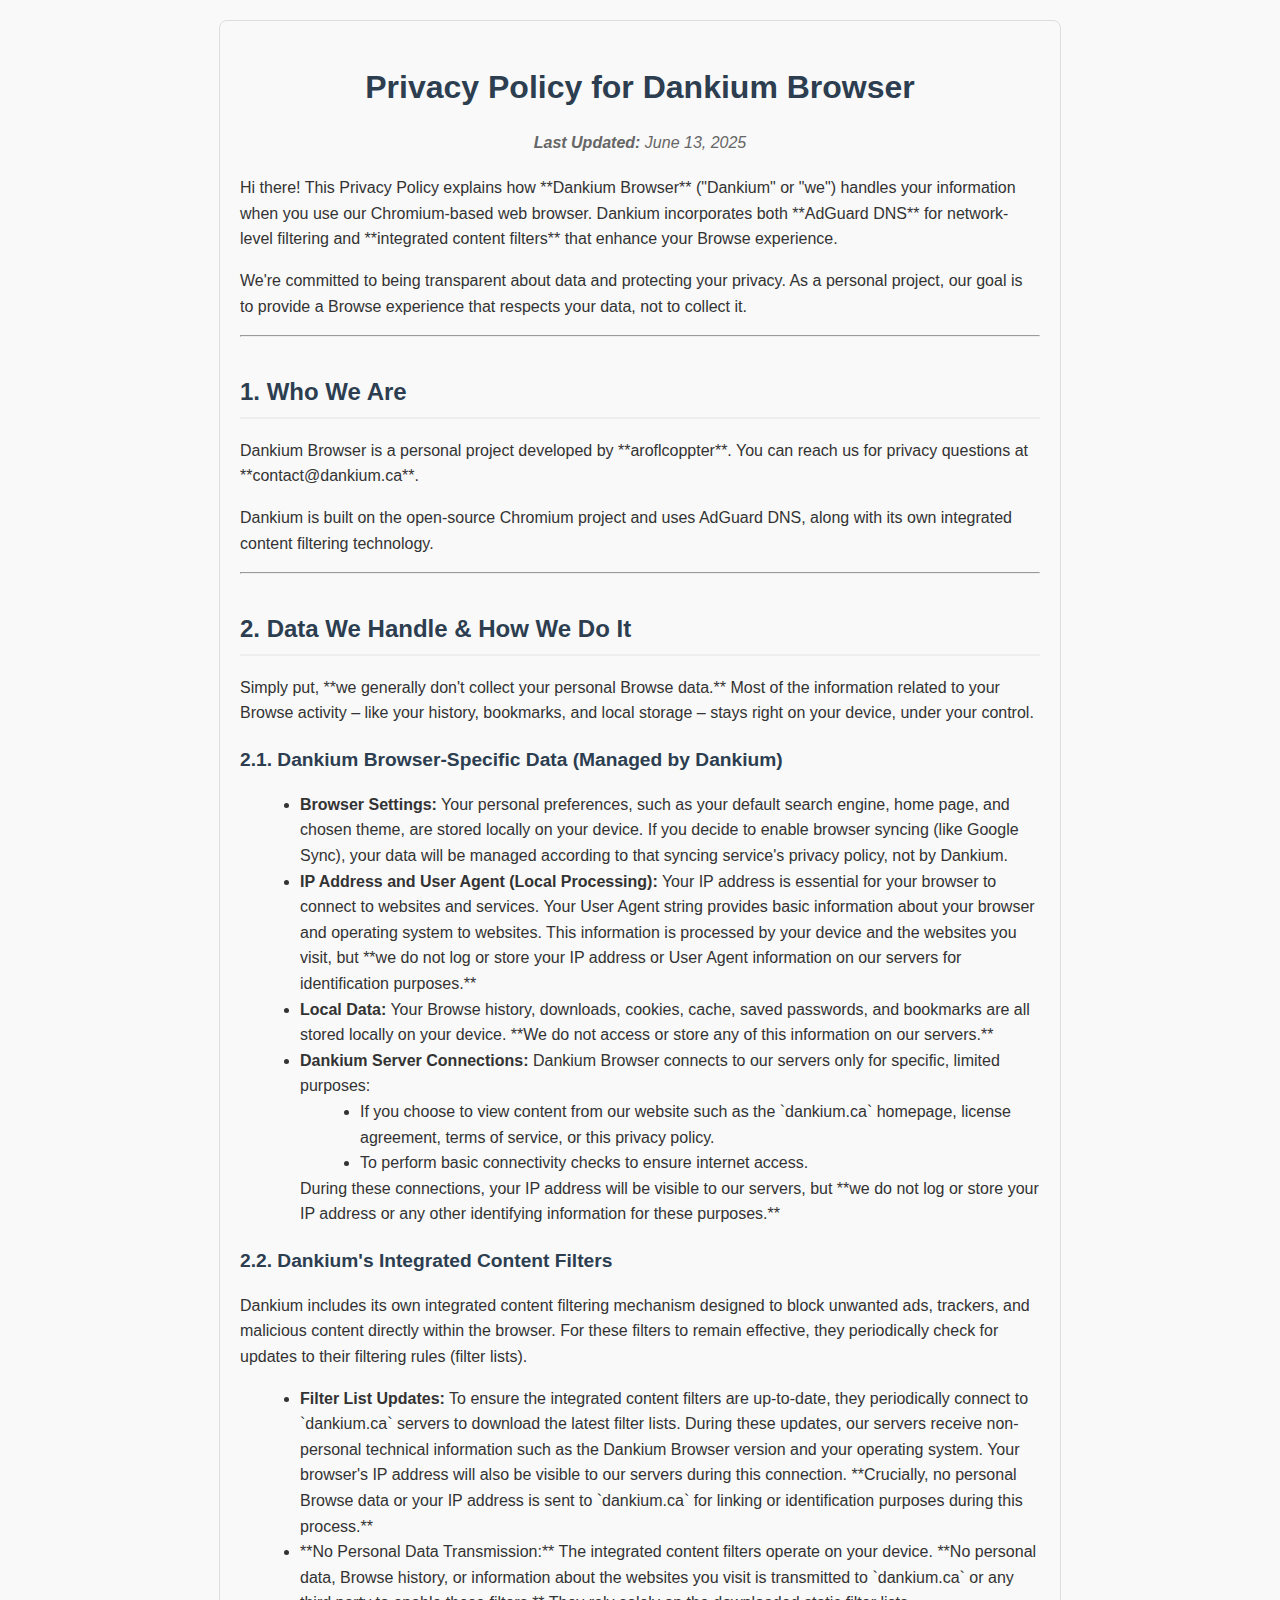
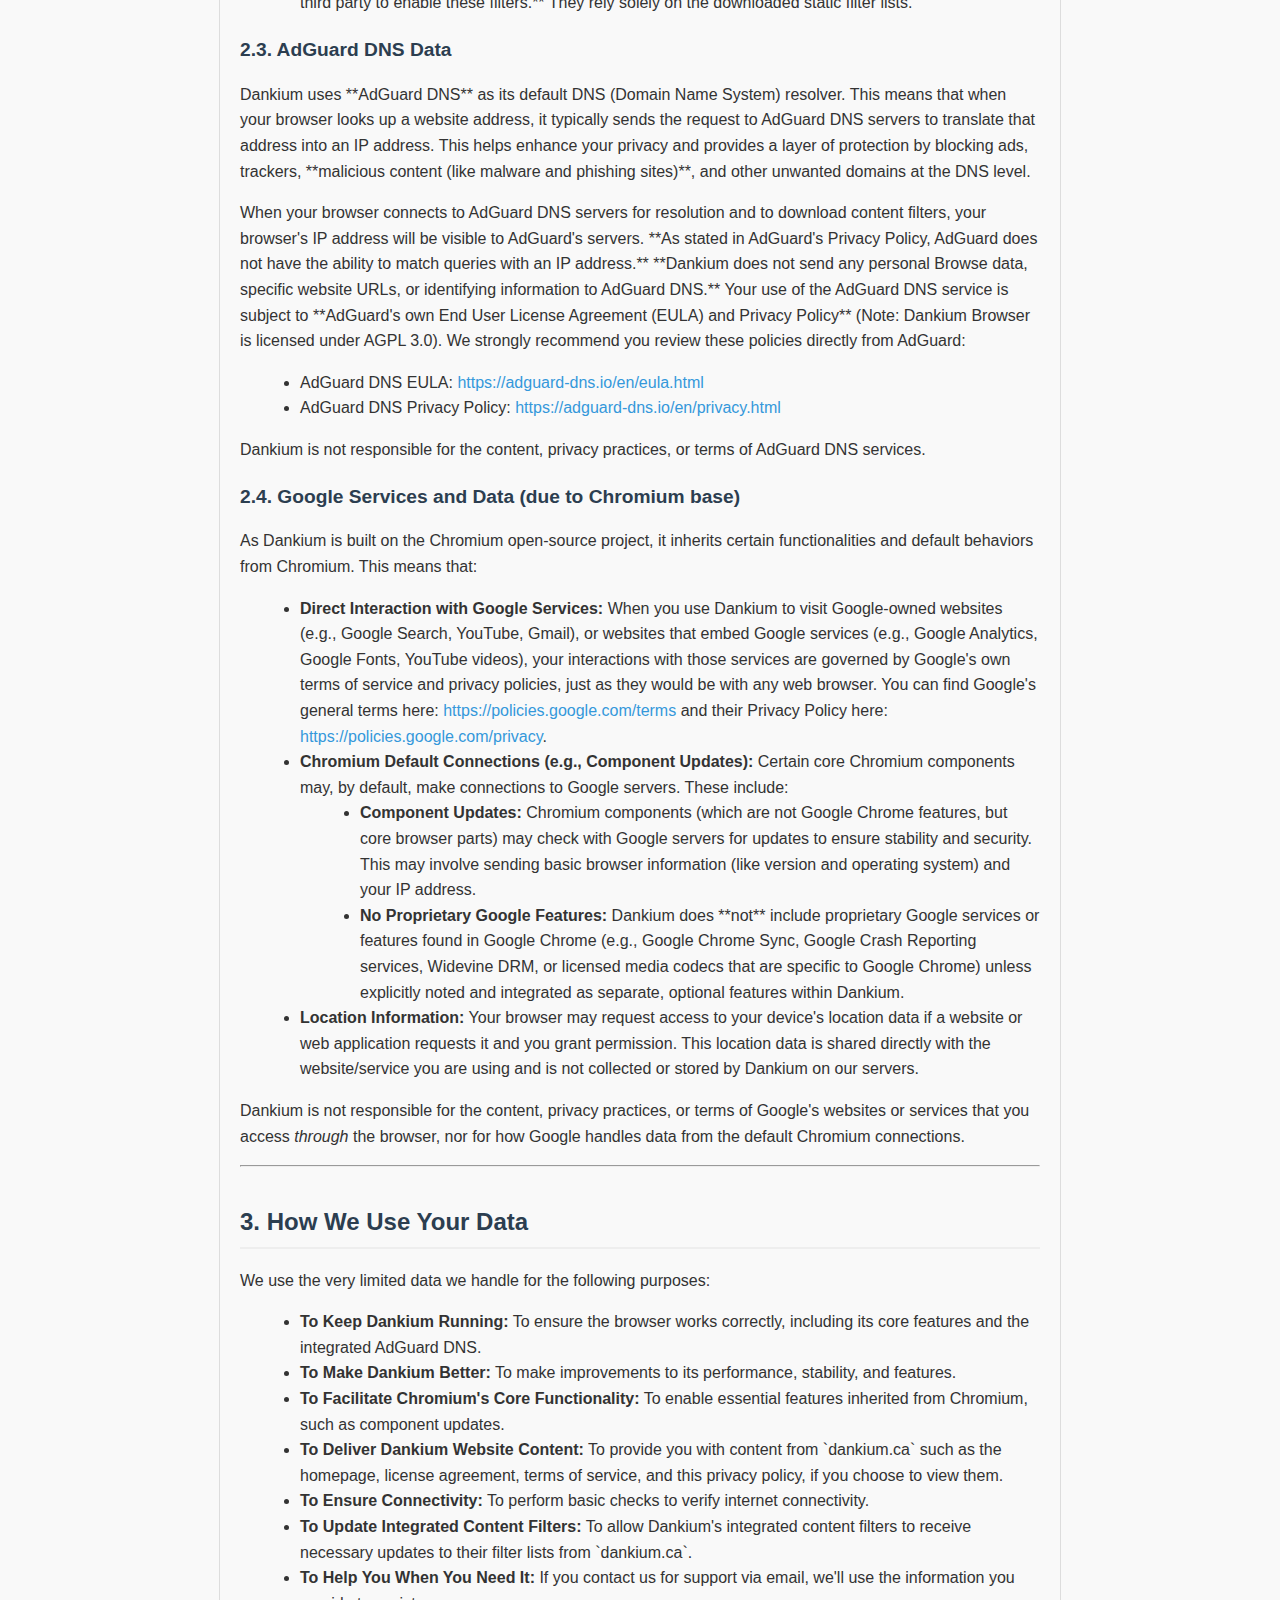
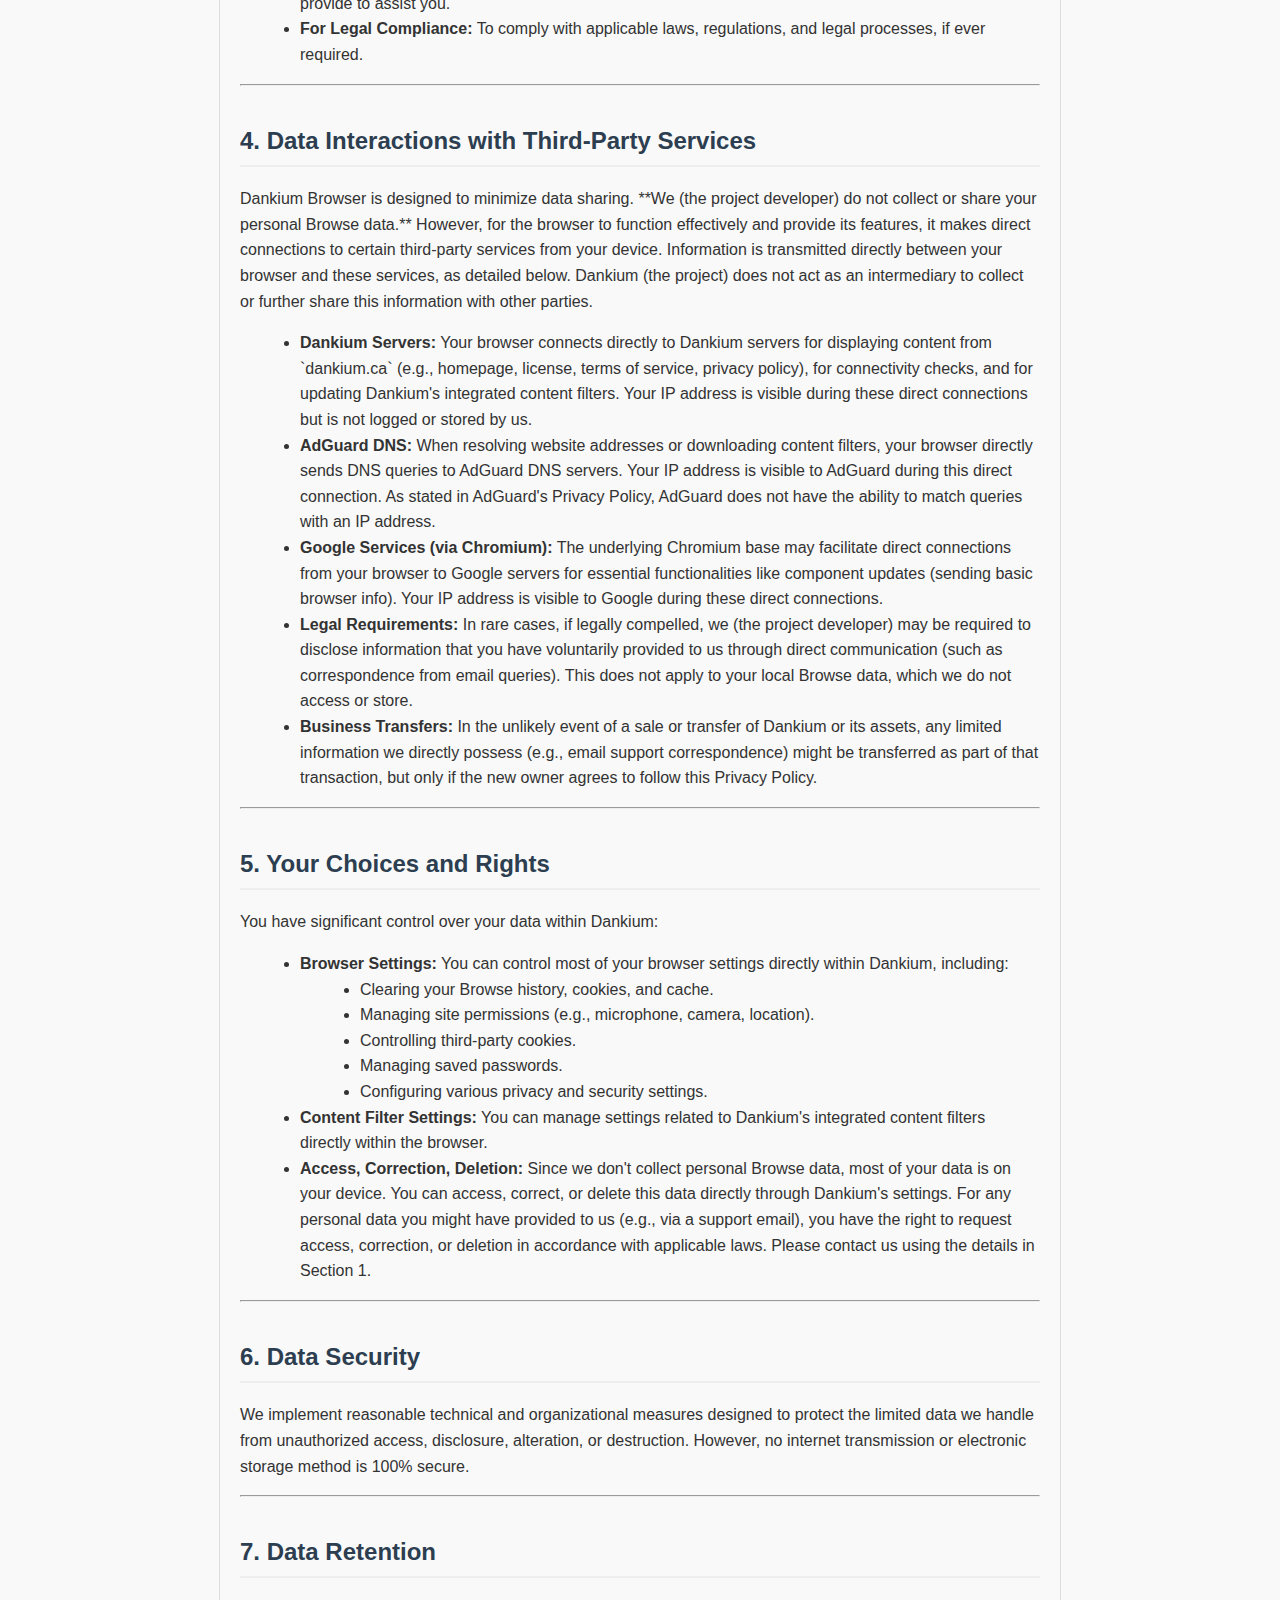
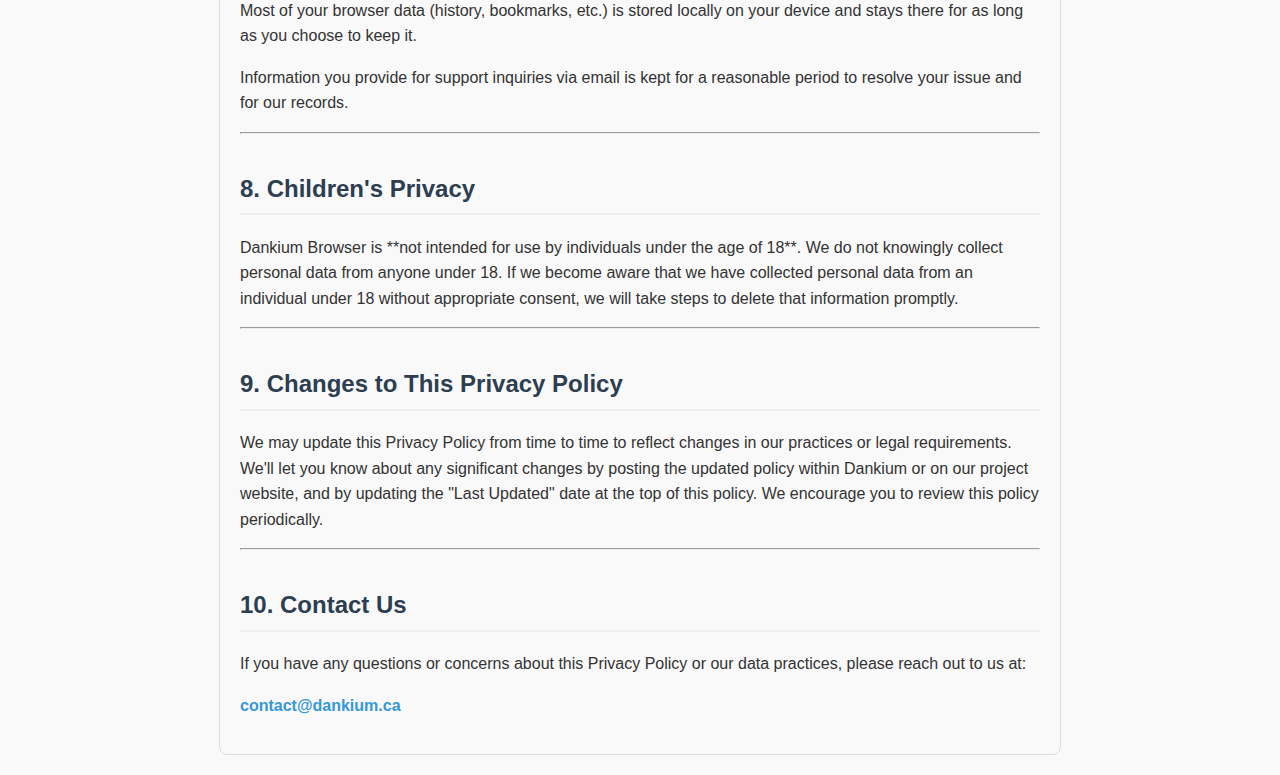
<file: website/privacy.html>
<!DOCTYPE html>
<html lang="en">
<head>
    <meta charset="UTF-8">
    <meta name="viewport" content="width=device-width, initial-scale=1.0">
    <title>Privacy Policy for Dankium Browser</title>
    <style>
        body {
            font-family: Arial, sans-serif;
            line-height: 1.6;
            margin: 20px;
            max-width: 800px;
            margin-left: auto;
            margin-right: auto;
            color: #333;
            background-color: #f9f9f9;
            border: 1px solid #ddd;
            border-radius: 8px;
            padding: 20px;
        }
        h1, h2, h3 {
            color: #2c3e50;
        }
        h1 {
            font-size: 2em;
            margin-bottom: 0.5em;
            text-align: center;
        }
        h2 {
            font-size: 1.5em;
            margin-top: 1.5em;
            margin-bottom: 0.8em;
            border-bottom: 2px solid #eee;
            padding-bottom: 5px;
        }
        h3 {
            font-size: 1.2em;
            margin-top: 1em;
            margin-bottom: 0.6em;
        }
        strong {
            font-weight: bold;
        }
        ul {
            list-style-type: disc;
            margin-left: 20px;
        }
        ol {
            list-style-type: decimal;
            margin-left: 20px;
        }
        a {
            color: #3498db;
            text-decoration: none;
        }
        a:hover {
            text-decoration: underline;
        }
        p {
            margin-bottom: 1em;
        }
        .last-updated {
            font-style: italic;
            color: #666;
            text-align: center;
            margin-bottom: 20px;
        }
    </style>
</head>
<body>
    <h1>Privacy Policy for Dankium Browser</h1>
    <p class="last-updated"><strong>Last Updated:</strong> June 13, 2025</p>

    <p>Hi there! This Privacy Policy explains how **Dankium Browser** ("Dankium" or "we") handles your information when you use our Chromium-based web browser. Dankium incorporates both **AdGuard DNS** for network-level filtering and **integrated content filters** that enhance your Browse experience.</p>
    <p>We're committed to being transparent about data and protecting your privacy. As a personal project, our goal is to provide a Browse experience that respects your data, not to collect it.</p>

    <hr>

    <h2>1. Who We Are</h2>
    <p>Dankium Browser is a personal project developed by **aroflcoppter**. You can reach us for privacy questions at **contact@dankium.ca**.</p>
    <p>Dankium is built on the open-source Chromium project and uses AdGuard DNS, along with its own integrated content filtering technology.</p>

    <hr>

    <h2>2. Data We Handle & How We Do It</h2>
    <p>Simply put, **we generally don't collect your personal Browse data.** Most of the information related to your Browse activity – like your history, bookmarks, and local storage – stays right on your device, under your control.</p>

    <h3>2.1. Dankium Browser-Specific Data (Managed by Dankium)</h3>
    <ul>
        <li><strong>Browser Settings:</strong> Your personal preferences, such as your default search engine, home page, and chosen theme, are stored locally on your device. If you decide to enable browser syncing (like Google Sync), your data will be managed according to that syncing service's privacy policy, not by Dankium.</li>
        <li><strong>IP Address and User Agent (Local Processing):</strong> Your IP address is essential for your browser to connect to websites and services. Your User Agent string provides basic information about your browser and operating system to websites. This information is processed by your device and the websites you visit, but **we do not log or store your IP address or User Agent information on our servers for identification purposes.**</li>
        <li><strong>Local Data:</strong> Your Browse history, downloads, cookies, cache, saved passwords, and bookmarks are all stored locally on your device. **We do not access or store any of this information on our servers.**</li>
        <li><strong>Dankium Server Connections:</strong> Dankium Browser connects to our servers only for specific, limited purposes:
            <ul>
                <li>If you choose to view content from our website such as the `dankium.ca` homepage, license agreement, terms of service, or this privacy policy.</li>
                <li>To perform basic connectivity checks to ensure internet access.</li>
            </ul>
            During these connections, your IP address will be visible to our servers, but **we do not log or store your IP address or any other identifying information for these purposes.**
        </li>
    </ul>

    <h3>2.2. Dankium's Integrated Content Filters</h3>
    <p>Dankium includes its own integrated content filtering mechanism designed to block unwanted ads, trackers, and malicious content directly within the browser. For these filters to remain effective, they periodically check for updates to their filtering rules (filter lists).</p>
    <ul>
        <li><strong>Filter List Updates:</strong> To ensure the integrated content filters are up-to-date, they periodically connect to `dankium.ca` servers to download the latest filter lists. During these updates, our servers receive non-personal technical information such as the Dankium Browser version and your operating system. Your browser's IP address will also be visible to our servers during this connection. **Crucially, no personal Browse data or your IP address is sent to `dankium.ca` for linking or identification purposes during this process.**</li>
        <li>**No Personal Data Transmission:** The integrated content filters operate on your device. **No personal data, Browse history, or information about the websites you visit is transmitted to `dankium.ca` or any third party to enable these filters.** They rely solely on the downloaded static filter lists.</li>
    </ul>

    <h3>2.3. AdGuard DNS Data</h3>
    <p>Dankium uses **AdGuard DNS** as its default DNS (Domain Name System) resolver. This means that when your browser looks up a website address, it typically sends the request to AdGuard DNS servers to translate that address into an IP address. This helps enhance your privacy and provides a layer of protection by blocking ads, trackers, **malicious content (like malware and phishing sites)**, and other unwanted domains at the DNS level.</p>
    <p>When your browser connects to AdGuard DNS servers for resolution and to download content filters, your browser's IP address will be visible to AdGuard's servers. **As stated in AdGuard's Privacy Policy, AdGuard does not have the ability to match queries with an IP address.** **Dankium does not send any personal Browse data, specific website URLs, or identifying information to AdGuard DNS.** Your use of the AdGuard DNS service is subject to **AdGuard's own End User License Agreement (EULA) and Privacy Policy** (Note: Dankium Browser is licensed under AGPL 3.0). We strongly recommend you review these policies directly from AdGuard:</p>
    <ul>
        <li>AdGuard DNS EULA: <a href="https://adguard-dns.io/en/eula.html" target="_blank">https://adguard-dns.io/en/eula.html</a></li>
        <li>AdGuard DNS Privacy Policy: <a href="https://adguard-dns.io/en/privacy.html" target="_blank">https://adguard-dns.io/en/privacy.html</a></li>
    </ul>
    <p>Dankium is not responsible for the content, privacy practices, or terms of AdGuard DNS services.</p>

    <h3>2.4. Google Services and Data (due to Chromium base)</h3>
    <p>As Dankium is built on the Chromium open-source project, it inherits certain functionalities and default behaviors from Chromium. This means that:</p>
    <ul>
        <li><strong>Direct Interaction with Google Services:</strong> When you use Dankium to visit Google-owned websites (e.g., Google Search, YouTube, Gmail), or websites that embed Google services (e.g., Google Analytics, Google Fonts, YouTube videos), your interactions with those services are governed by Google's own terms of service and privacy policies, just as they would be with any web browser. You can find Google's general terms here: <a href="https://policies.google.com/terms" target="_blank">https://policies.google.com/terms</a> and their Privacy Policy here: <a href="https://policies.google.com/privacy" target="_blank">https://policies.google.com/privacy</a>.</li>
        <li><strong>Chromium Default Connections (e.g., Component Updates):</strong> Certain core Chromium components may, by default, make connections to Google servers. These include:
            <ul>
                <li><strong>Component Updates:</strong> Chromium components (which are not Google Chrome features, but core browser parts) may check with Google servers for updates to ensure stability and security. This may involve sending basic browser information (like version and operating system) and your IP address.</li>
                <li><strong>No Proprietary Google Features:</strong> Dankium does **not** include proprietary Google services or features found in Google Chrome (e.g., Google Chrome Sync, Google Crash Reporting services, Widevine DRM, or licensed media codecs that are specific to Google Chrome) unless explicitly noted and integrated as separate, optional features within Dankium.</li>
            </ul>
        </li>
        <li><strong>Location Information:</strong> Your browser may request access to your device's location data if a website or web application requests it and you grant permission. This location data is shared directly with the website/service you are using and is not collected or stored by Dankium on our servers.</li>
    </ul>
    <p>Dankium is not responsible for the content, privacy practices, or terms of Google's websites or services that you access <em>through</em> the browser, nor for how Google handles data from the default Chromium connections.</p>

    <hr>

    <h2>3. How We Use Your Data</h2>
    <p>We use the very limited data we handle for the following purposes:</p>
    <ul>
        <li><strong>To Keep Dankium Running:</strong> To ensure the browser works correctly, including its core features and the integrated AdGuard DNS.</li>
        <li><strong>To Make Dankium Better:</strong> To make improvements to its performance, stability, and features.</li>
        <li><strong>To Facilitate Chromium's Core Functionality:</strong> To enable essential features inherited from Chromium, such as component updates.</li>
        <li><strong>To Deliver Dankium Website Content:</strong> To provide you with content from `dankium.ca` such as the homepage, license agreement, terms of service, and this privacy policy, if you choose to view them.</li>
        <li><strong>To Ensure Connectivity:</strong> To perform basic checks to verify internet connectivity.</li>
        <li><strong>To Update Integrated Content Filters:</strong> To allow Dankium's integrated content filters to receive necessary updates to their filter lists from `dankium.ca`.</li>
        <li><strong>To Help You When You Need It:</strong> If you contact us for support via email, we'll use the information you provide to assist you.</li>
        <li><strong>For Legal Compliance:</strong> To comply with applicable laws, regulations, and legal processes, if ever required.</li>
    </ul>

    <hr>

    <h2>4. Data Interactions with Third-Party Services</h2>
    <p>Dankium Browser is designed to minimize data sharing. **We (the project developer) do not collect or share your personal Browse data.** However, for the browser to function effectively and provide its features, it makes direct connections to certain third-party services from your device. Information is transmitted directly between your browser and these services, as detailed below. Dankium (the project) does not act as an intermediary to collect or further share this information with other parties.</p>
    <ul>
        <li><strong>Dankium Servers:</strong> Your browser connects directly to Dankium servers for displaying content from `dankium.ca` (e.g., homepage, license, terms of service, privacy policy), for connectivity checks, and for updating Dankium's integrated content filters. Your IP address is visible during these direct connections but is not logged or stored by us.</li>
        <li><strong>AdGuard DNS:</strong> When resolving website addresses or downloading content filters, your browser directly sends DNS queries to AdGuard DNS servers. Your IP address is visible to AdGuard during this direct connection. As stated in AdGuard's Privacy Policy, AdGuard does not have the ability to match queries with an IP address.</li>
        <li><strong>Google Services (via Chromium):</strong> The underlying Chromium base may facilitate direct connections from your browser to Google servers for essential functionalities like component updates (sending basic browser info). Your IP address is visible to Google during these direct connections.</li>
        <li><strong>Legal Requirements:</strong> In rare cases, if legally compelled, we (the project developer) may be required to disclose information that you have voluntarily provided to us through direct communication (such as correspondence from email queries). This does not apply to your local Browse data, which we do not access or store.</li>
        <li><strong>Business Transfers:</strong> In the unlikely event of a sale or transfer of Dankium or its assets, any limited information we directly possess (e.g., email support correspondence) might be transferred as part of that transaction, but only if the new owner agrees to follow this Privacy Policy.</li>
    </ul>

    <hr>

    <h2>5. Your Choices and Rights</h2>
    <p>You have significant control over your data within Dankium:</p>
    <ul>
        <li><strong>Browser Settings:</strong> You can control most of your browser settings directly within Dankium, including:
            <ul>
                <li>Clearing your Browse history, cookies, and cache.</li>
                <li>Managing site permissions (e.g., microphone, camera, location).</li>
                <li>Controlling third-party cookies.</li>
                <li>Managing saved passwords.</li>
                <li>Configuring various privacy and security settings.</li>
            </ul>
        </li>
        <li><strong>Content Filter Settings:</strong> You can manage settings related to Dankium's integrated content filters directly within the browser.</li>
        <li><strong>Access, Correction, Deletion:</strong> Since we don't collect personal Browse data, most of your data is on your device. You can access, correct, or delete this data directly through Dankium's settings. For any personal data you might have provided to us (e.g., via a support email), you have the right to request access, correction, or deletion in accordance with applicable laws. Please contact us using the details in Section 1.</li>
    </ul>

    <hr>

    <h2>6. Data Security</h2>
    <p>We implement reasonable technical and organizational measures designed to protect the limited data we handle from unauthorized access, disclosure, alteration, or destruction. However, no internet transmission or electronic storage method is 100% secure.</p>

    <hr>

    <h2>7. Data Retention</h2>
    <p>Most of your browser data (history, bookmarks, etc.) is stored locally on your device and stays there for as long as you choose to keep it.</p>
    <p>Information you provide for support inquiries via email is kept for a reasonable period to resolve your issue and for our records.</p>

    <hr>

    <h2>8. Children's Privacy</h2>
    <p>Dankium Browser is **not intended for use by individuals under the age of 18**. We do not knowingly collect personal data from anyone under 18. If we become aware that we have collected personal data from an individual under 18 without appropriate consent, we will take steps to delete that information promptly.</p>

    <hr>

    <h2>9. Changes to This Privacy Policy</h2>
    <p>We may update this Privacy Policy from time to time to reflect changes in our practices or legal requirements. We'll let you know about any significant changes by posting the updated policy within Dankium or on our project website, and by updating the "Last Updated" date at the top of this policy. We encourage you to review this policy periodically.</p>

    <hr>

    <h2>10. Contact Us</h2>
    <p>If you have any questions or concerns about this Privacy Policy or our data practices, please reach out to us at:</p>
    <p><strong><a href="mailto:contact@dankium.ca">contact@dankium.ca</a></strong></p>
</body>
</html>
</file>
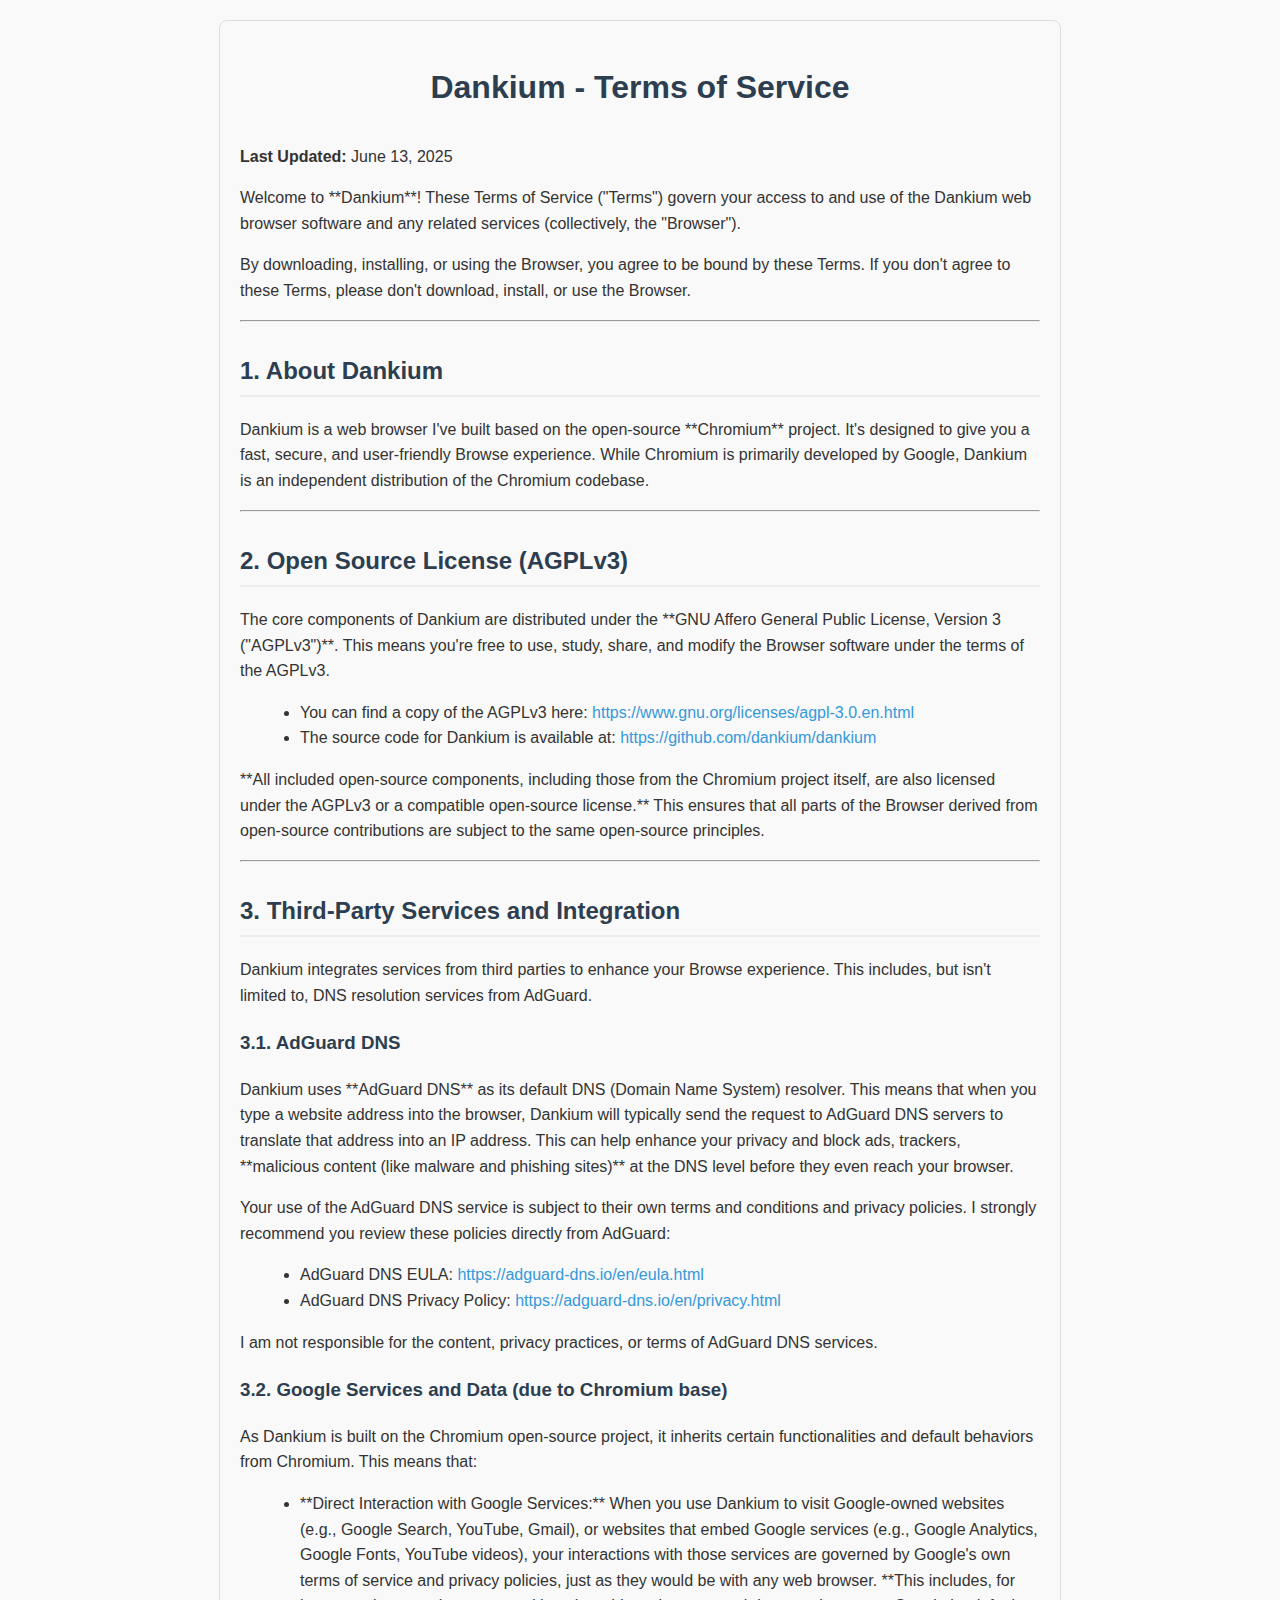
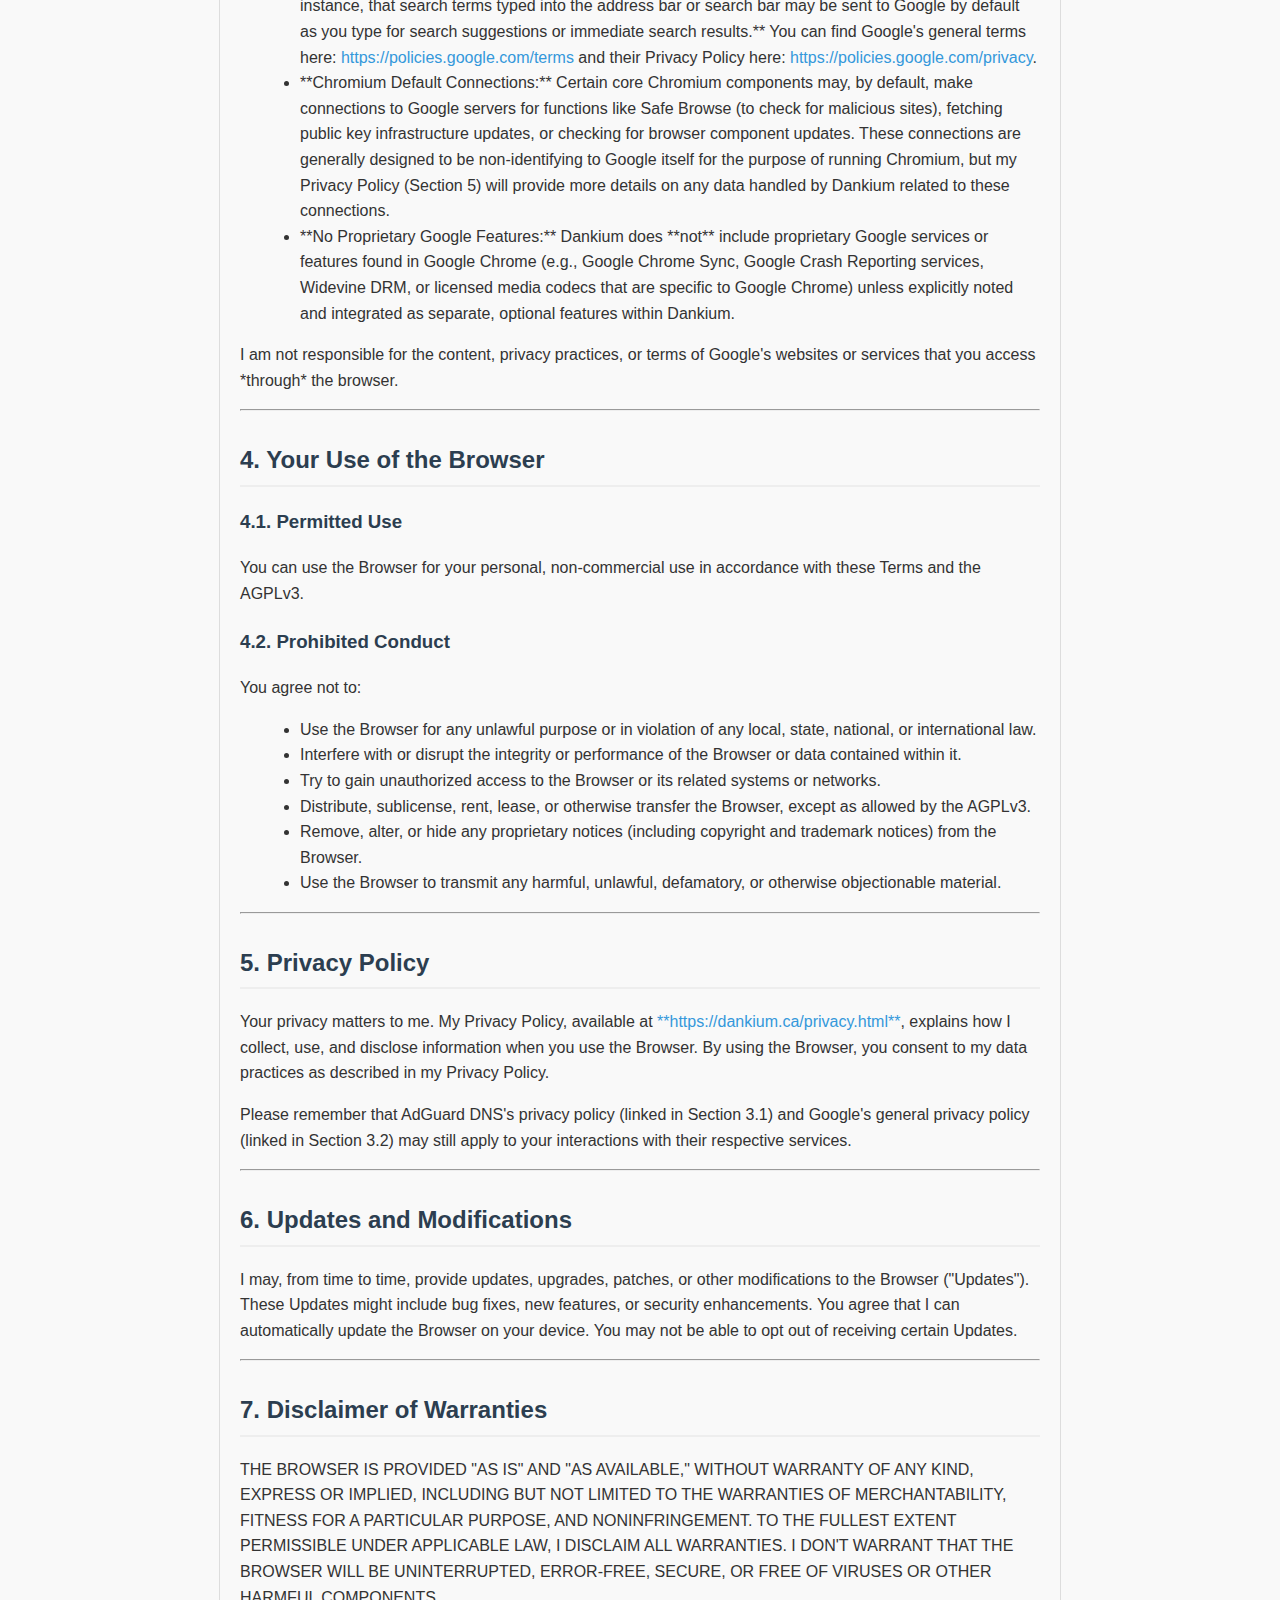
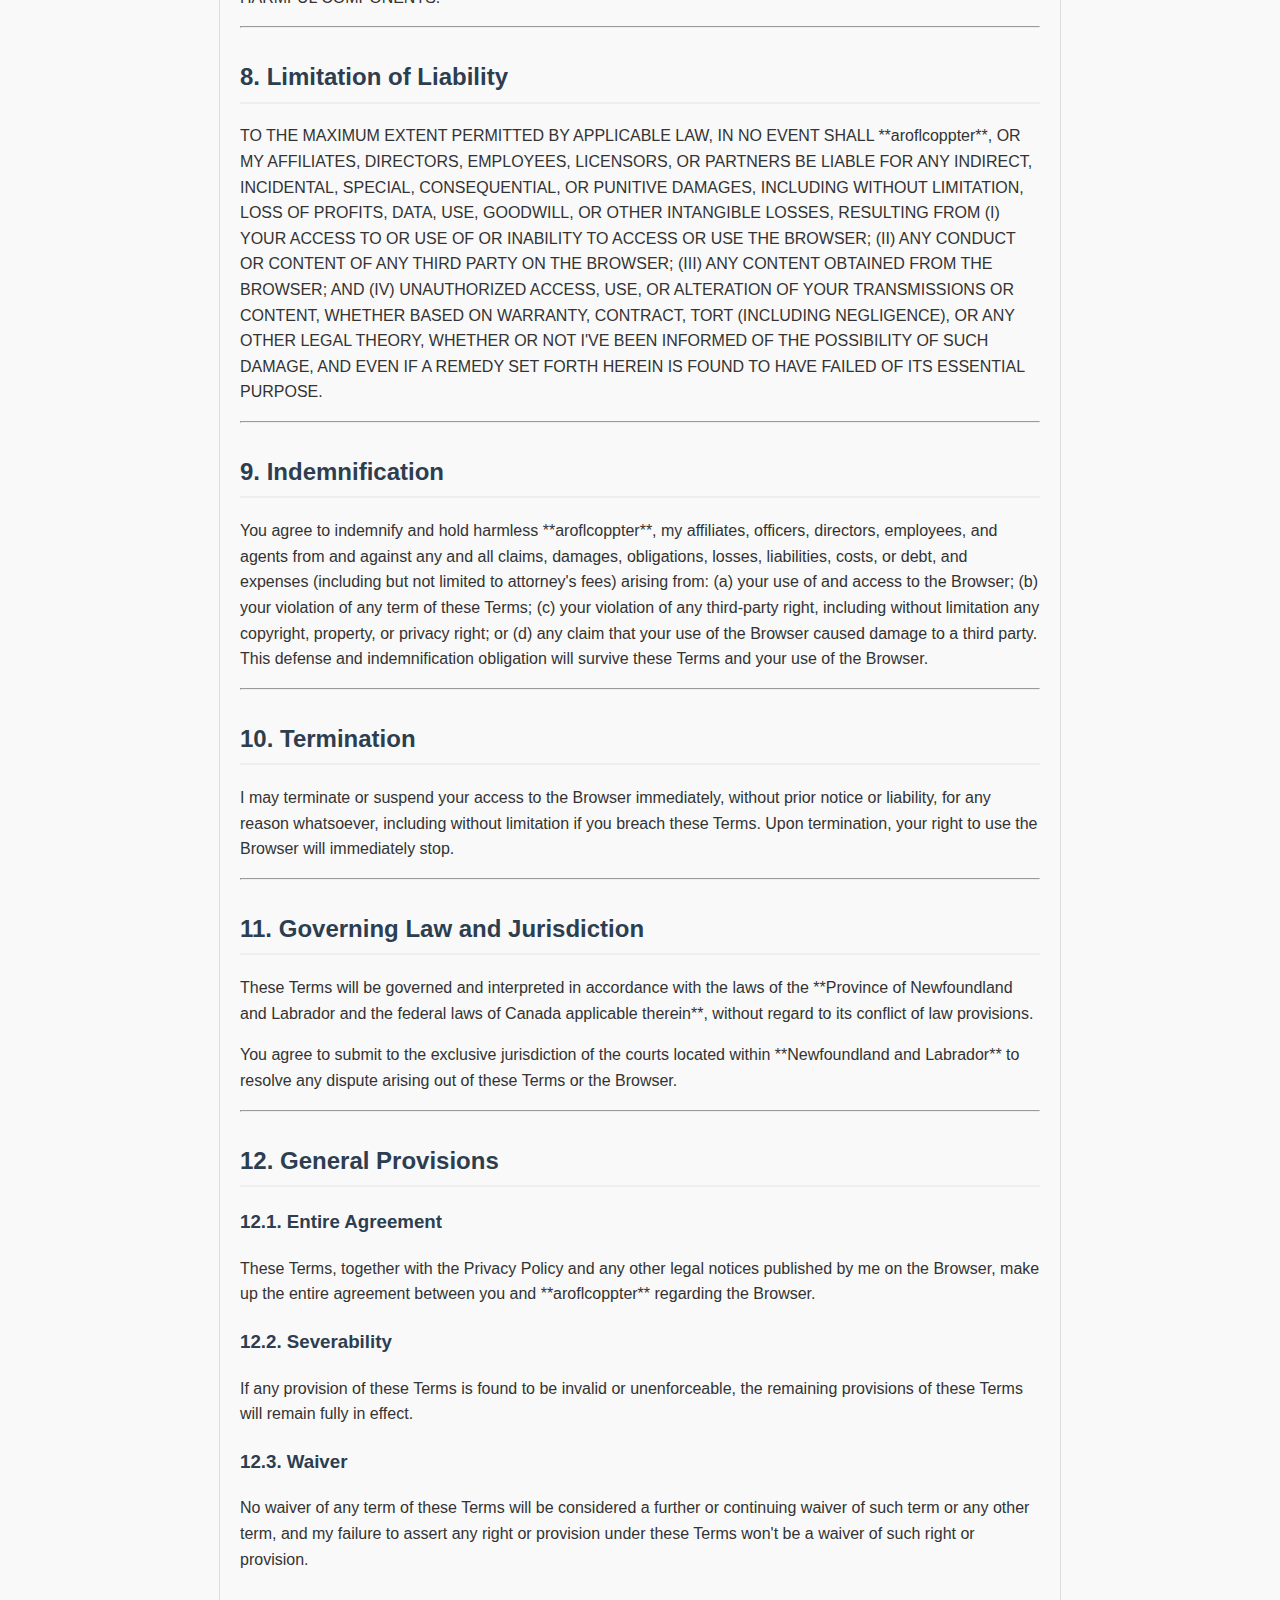
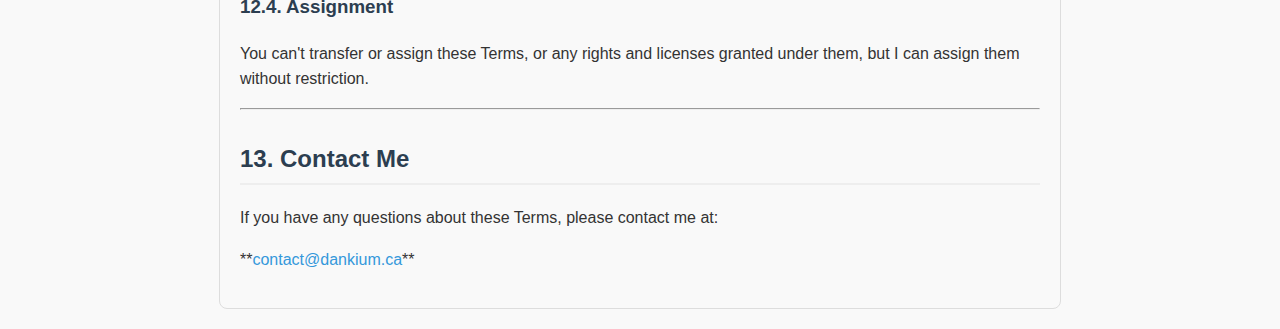
<file: website/tos.html>
<!DOCTYPE html>
<html lang="en">
<head>
    <meta charset="UTF-8">
    <meta name="viewport" content="width=device-width, initial-scale=1.0">
    <title>Dankium - Terms of Service</title>
    <style>
        body {
            font-family: Arial, sans-serif;
            line-height: 1.6;
            color: #333;
            max-width: 800px;
            margin: 20px auto;
            padding: 20px;
            border: 1px solid #ddd;
            border-radius: 8px;
            background-color: #f9f9f9;
        }
        h1, h2, h3 {
            color: #2c3e50;
        }
        h1 {
            text-align: center;
            margin-bottom: 30px;
        }
        h2 {
            border-bottom: 2px solid #eee;
            padding-bottom: 5px;
            margin-top: 30px;
        }
        h3 {
            margin-top: 20px;
        }
        a {
            color: #3498db;
            text-decoration: none;
        }
        a:hover {
            text-decoration: underline;
        }
        ul {
            list-style-type: disc;
            margin-left: 20px;
        }
        ol {
            list-style-type: decimal;
            margin-left: 20px;
        }
        strong {
            font-weight: bold;
        }
    </style>
</head>
<body>
    <h1>Dankium - Terms of Service</h1>
    <p><strong>Last Updated:</strong> June 13, 2025</p>

    <p>Welcome to **Dankium**! These Terms of Service ("Terms") govern your access to and use of the Dankium web browser software and any related services (collectively, the "Browser").</p>
    <p>By downloading, installing, or using the Browser, you agree to be bound by these Terms. If you don't agree to these Terms, please don't download, install, or use the Browser.</p>

    <hr>

    <h2>1. About Dankium</h2>
    <p>Dankium is a web browser I've built based on the open-source **Chromium** project. It's designed to give you a fast, secure, and user-friendly Browse experience. While Chromium is primarily developed by Google, Dankium is an independent distribution of the Chromium codebase.</p>

    <hr>

    <h2>2. Open Source License (AGPLv3)</h2>
    <p>The core components of Dankium are distributed under the **GNU Affero General Public License, Version 3 ("AGPLv3")**. This means you're free to use, study, share, and modify the Browser software under the terms of the AGPLv3.</p>
    <ul>
        <li>You can find a copy of the AGPLv3 here: <a href="https://www.gnu.org/licenses/agpl-3.0.en.html" target="_blank">https://www.gnu.org/licenses/agpl-3.0.en.html</a></li>
        <li>The source code for Dankium is available at: <a href="https://github.com/dankium/dankium" target="_blank">https://github.com/dankium/dankium</a></li>
    </ul>
    <p>**All included open-source components, including those from the Chromium project itself, are also licensed under the AGPLv3 or a compatible open-source license.** This ensures that all parts of the Browser derived from open-source contributions are subject to the same open-source principles.</p>

    <hr>

    <h2>3. Third-Party Services and Integration</h2>
    <p>Dankium integrates services from third parties to enhance your Browse experience. This includes, but isn't limited to, DNS resolution services from AdGuard.</p>

    <h3>3.1. AdGuard DNS</h3>
    <p>Dankium uses **AdGuard DNS** as its default DNS (Domain Name System) resolver. This means that when you type a website address into the browser, Dankium will typically send the request to AdGuard DNS servers to translate that address into an IP address. This can help enhance your privacy and block ads, trackers, **malicious content (like malware and phishing sites)** at the DNS level before they even reach your browser.</p>
    <p>Your use of the AdGuard DNS service is subject to their own terms and conditions and privacy policies. I strongly recommend you review these policies directly from AdGuard:</p>
    <ul>
        <li>AdGuard DNS EULA: <a href="https://adguard-dns.io/en/eula.html" target="_blank">https://adguard-dns.io/en/eula.html</a></li>
        <li>AdGuard DNS Privacy Policy: <a href="https://adguard-dns.io/en/privacy.html" target="_blank">https://adguard-dns.io/en/privacy.html</a></li>
    </ul>
    <p>I am not responsible for the content, privacy practices, or terms of AdGuard DNS services.</p>

    <h3>3.2. Google Services and Data (due to Chromium base)</h3>
    <p>As Dankium is built on the Chromium open-source project, it inherits certain functionalities and default behaviors from Chromium. This means that:</p>
    <ul>
        <li>**Direct Interaction with Google Services:** When you use Dankium to visit Google-owned websites (e.g., Google Search, YouTube, Gmail), or websites that embed Google services (e.g., Google Analytics, Google Fonts, YouTube videos), your interactions with those services are governed by Google's own terms of service and privacy policies, just as they would be with any web browser. **This includes, for instance, that search terms typed into the address bar or search bar may be sent to Google by default as you type for search suggestions or immediate search results.** You can find Google's general terms here: <a href="https://policies.google.com/terms" target="_blank">https://policies.google.com/terms</a> and their Privacy Policy here: <a href="https://policies.google.com/privacy" target="_blank">https://policies.google.com/privacy</a>.</li>
        <li>**Chromium Default Connections:** Certain core Chromium components may, by default, make connections to Google servers for functions like Safe Browse (to check for malicious sites), fetching public key infrastructure updates, or checking for browser component updates. These connections are generally designed to be non-identifying to Google itself for the purpose of running Chromium, but my Privacy Policy (Section 5) will provide more details on any data handled by Dankium related to these connections.</li>
        <li>**No Proprietary Google Features:** Dankium does **not** include proprietary Google services or features found in Google Chrome (e.g., Google Chrome Sync, Google Crash Reporting services, Widevine DRM, or licensed media codecs that are specific to Google Chrome) unless explicitly noted and integrated as separate, optional features within Dankium.</li>
    </ul>
    <p>I am not responsible for the content, privacy practices, or terms of Google's websites or services that you access *through* the browser.</p>

    <hr>

    <h2>4. Your Use of the Browser</h2>
    <h3>4.1. Permitted Use</h3>
    <p>You can use the Browser for your personal, non-commercial use in accordance with these Terms and the AGPLv3.</p>
    <h3>4.2. Prohibited Conduct</h3>
    <p>You agree not to:</p>
    <ul>
        <li>Use the Browser for any unlawful purpose or in violation of any local, state, national, or international law.</li>
        <li>Interfere with or disrupt the integrity or performance of the Browser or data contained within it.</li>
        <li>Try to gain unauthorized access to the Browser or its related systems or networks.</li>
        <li>Distribute, sublicense, rent, lease, or otherwise transfer the Browser, except as allowed by the AGPLv3.</li>
        <li>Remove, alter, or hide any proprietary notices (including copyright and trademark notices) from the Browser.</li>
        <li>Use the Browser to transmit any harmful, unlawful, defamatory, or otherwise objectionable material.</li>
    </ul>

    <hr>

    <h2>5. Privacy Policy</h2>
    <p>Your privacy matters to me. My Privacy Policy, available at <a href="https://dankium.ca/privacy.html" target="_blank">**https://dankium.ca/privacy.html**</a>, explains how I collect, use, and disclose information when you use the Browser. By using the Browser, you consent to my data practices as described in my Privacy Policy.</p>
    <p>Please remember that AdGuard DNS's privacy policy (linked in Section 3.1) and Google's general privacy policy (linked in Section 3.2) may still apply to your interactions with their respective services.</p>

    <hr>

    <h2>6. Updates and Modifications</h2>
    <p>I may, from time to time, provide updates, upgrades, patches, or other modifications to the Browser ("Updates"). These Updates might include bug fixes, new features, or security enhancements. You agree that I can automatically update the Browser on your device. You may not be able to opt out of receiving certain Updates.</p>

    <hr>

    <h2>7. Disclaimer of Warranties</h2>
    <p>THE BROWSER IS PROVIDED "AS IS" AND "AS AVAILABLE," WITHOUT WARRANTY OF ANY KIND, EXPRESS OR IMPLIED, INCLUDING BUT NOT LIMITED TO THE WARRANTIES OF MERCHANTABILITY, FITNESS FOR A PARTICULAR PURPOSE, AND NONINFRINGEMENT. TO THE FULLEST EXTENT PERMISSIBLE UNDER APPLICABLE LAW, I DISCLAIM ALL WARRANTIES. I DON'T WARRANT THAT THE BROWSER WILL BE UNINTERRUPTED, ERROR-FREE, SECURE, OR FREE OF VIRUSES OR OTHER HARMFUL COMPONENTS.</p>

    <hr>

    <h2>8. Limitation of Liability</h2>
    <p>TO THE MAXIMUM EXTENT PERMITTED BY APPLICABLE LAW, IN NO EVENT SHALL **aroflcoppter**, OR MY AFFILIATES, DIRECTORS, EMPLOYEES, LICENSORS, OR PARTNERS BE LIABLE FOR ANY INDIRECT, INCIDENTAL, SPECIAL, CONSEQUENTIAL, OR PUNITIVE DAMAGES, INCLUDING WITHOUT LIMITATION, LOSS OF PROFITS, DATA, USE, GOODWILL, OR OTHER INTANGIBLE LOSSES, RESULTING FROM (I) YOUR ACCESS TO OR USE OF OR INABILITY TO ACCESS OR USE THE BROWSER; (II) ANY CONDUCT OR CONTENT OF ANY THIRD PARTY ON THE BROWSER; (III) ANY CONTENT OBTAINED FROM THE BROWSER; AND (IV) UNAUTHORIZED ACCESS, USE, OR ALTERATION OF YOUR TRANSMISSIONS OR CONTENT, WHETHER BASED ON WARRANTY, CONTRACT, TORT (INCLUDING NEGLIGENCE), OR ANY OTHER LEGAL THEORY, WHETHER OR NOT I'VE BEEN INFORMED OF THE POSSIBILITY OF SUCH DAMAGE, AND EVEN IF A REMEDY SET FORTH HEREIN IS FOUND TO HAVE FAILED OF ITS ESSENTIAL PURPOSE.</p>

    <hr>

    <h2>9. Indemnification</h2>
    <p>You agree to indemnify and hold harmless **aroflcoppter**, my affiliates, officers, directors, employees, and agents from and against any and all claims, damages, obligations, losses, liabilities, costs, or debt, and expenses (including but not limited to attorney's fees) arising from: (a) your use of and access to the Browser; (b) your violation of any term of these Terms; (c) your violation of any third-party right, including without limitation any copyright, property, or privacy right; or (d) any claim that your use of the Browser caused damage to a third party. This defense and indemnification obligation will survive these Terms and your use of the Browser.</p>

    <hr>

    <h2>10. Termination</h2>
    <p>I may terminate or suspend your access to the Browser immediately, without prior notice or liability, for any reason whatsoever, including without limitation if you breach these Terms. Upon termination, your right to use the Browser will immediately stop.</p>

    <hr>

    <h2>11. Governing Law and Jurisdiction</h2>
    <p>These Terms will be governed and interpreted in accordance with the laws of the **Province of Newfoundland and Labrador and the federal laws of Canada applicable therein**, without regard to its conflict of law provisions.</p>
    <p>You agree to submit to the exclusive jurisdiction of the courts located within **Newfoundland and Labrador** to resolve any dispute arising out of these Terms or the Browser.</p>

    <hr>

    <h2>12. General Provisions</h2>
    <h3>12.1. Entire Agreement</h3>
    <p>These Terms, together with the Privacy Policy and any other legal notices published by me on the Browser, make up the entire agreement between you and **aroflcoppter** regarding the Browser.</p>
    <h3>12.2. Severability</h3>
    <p>If any provision of these Terms is found to be invalid or unenforceable, the remaining provisions of these Terms will remain fully in effect.</p>
    <h3>12.3. Waiver</h3>
    <p>No waiver of any term of these Terms will be considered a further or continuing waiver of such term or any other term, and my failure to assert any right or provision under these Terms won't be a waiver of such right or provision.</p>
    <h3>12.4. Assignment</h3>
    <p>You can't transfer or assign these Terms, or any rights and licenses granted under them, but I can assign them without restriction.</p>

    <hr>

    <h2>13. Contact Me</h2>
    <p>If you have any questions about these Terms, please contact me at:</p>
    <p>**<a href="mailto:contact@dankium.ca">contact@dankium.ca</a>**</p>
</body>
</html>
</file>
